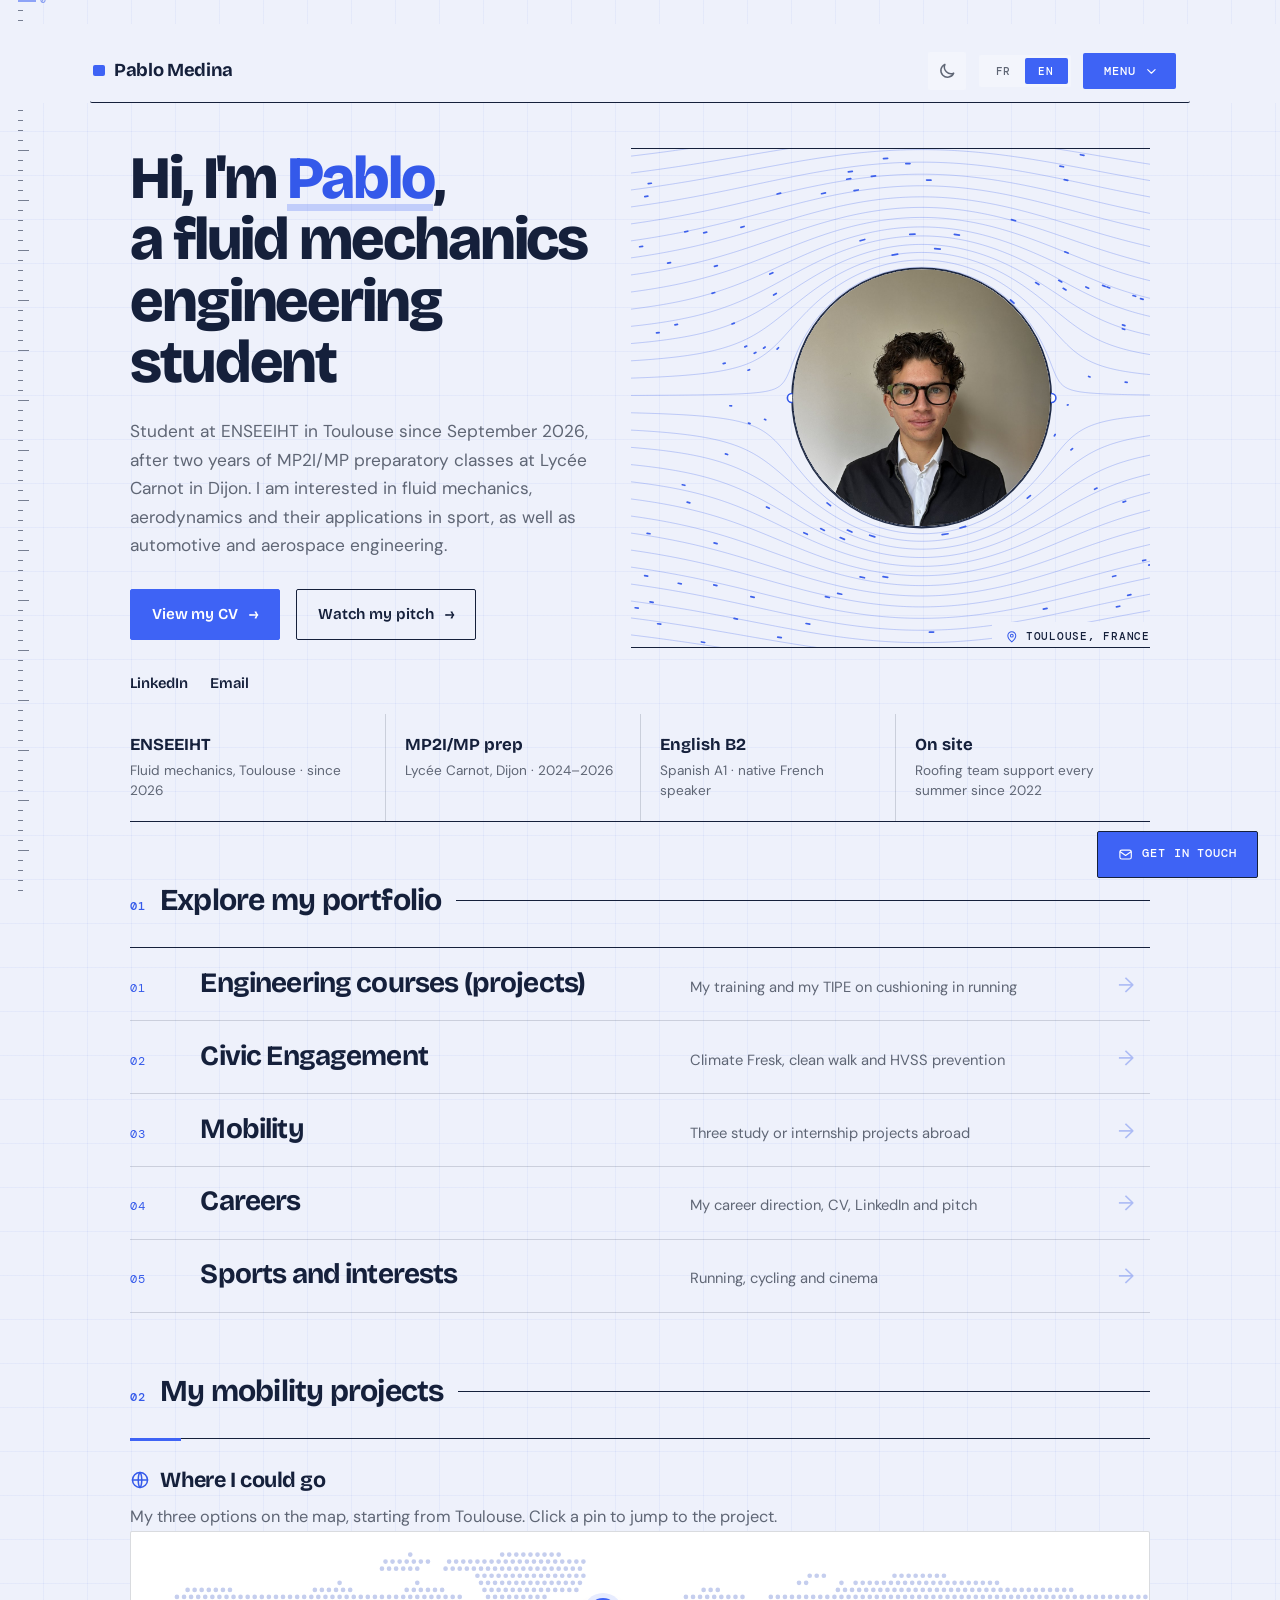
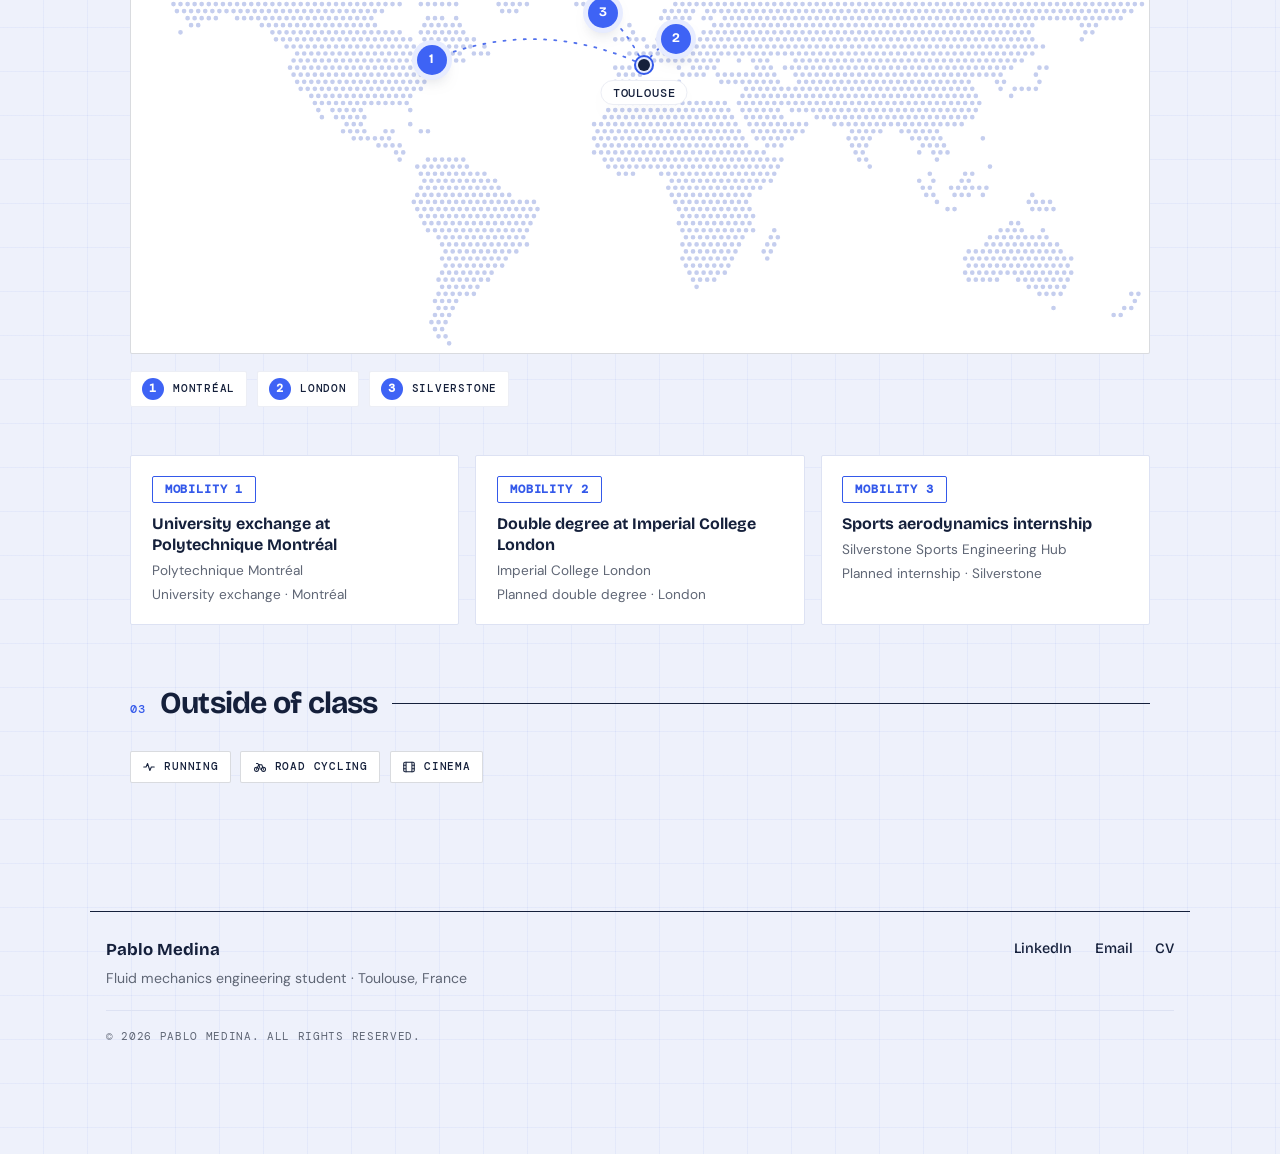
<file: index.html>
<!DOCTYPE html>
<html lang="fr">
<head>
<meta charset="UTF-8">
<meta name="viewport" content="width=device-width, initial-scale=1.0">
<script>try{if(localStorage.getItem('portfolio-theme')==='dark')document.documentElement.setAttribute('data-theme','dark')}catch(e){}
try{if(localStorage.getItem('portfolio-lang-v2')!=='fr'){document.documentElement.className+=' i18n-wait';setTimeout(function(){document.documentElement.className=document.documentElement.className.replace(' i18n-wait','')},1500)}}catch(e){}</script>
<style>.i18n-wait body{visibility:hidden}</style>
<title data-i18n="title_index">Pablo Medina — E-portfolio</title>
<meta name="description" content="E-portfolio of Pablo Medina, fluid mechanics engineering student at ENSEEIHT: training and TIPE project, international mobility, career direction and sport.">
<meta property="og:type" content="website">
<meta property="og:site_name" content="Pablo Medina">
<meta property="og:title" content="Pablo Medina — E-portfolio">
<meta property="og:description" content="Fluid mechanics engineering student at ENSEEIHT. Training and TIPE project, international mobility, career direction and sport.">
<meta property="og:url" content="https://pablomdn.github.io/eportfolio-n7/">
<meta property="og:image" content="https://pablomdn.github.io/eportfolio-n7/og-image.png">
<meta property="og:image:width" content="1200">
<meta property="og:image:height" content="630">
<meta property="og:locale" content="en_US">
<meta property="og:locale:alternate" content="fr_FR">
<meta name="twitter:card" content="summary_large_image">
<meta name="theme-color" content="#3E63F5">
<link rel="preconnect" href="https://fonts.googleapis.com">
<link rel="preconnect" href="https://fonts.gstatic.com" crossorigin>
<link href="https://fonts.googleapis.com/css2?family=Bricolage+Grotesque:opsz,wght@12..96,500;12..96,600;12..96,700;12..96,800&family=DM+Sans:wght@400;500;600&family=DM+Mono:wght@400;500&display=swap" rel="stylesheet">
<link rel="stylesheet" href="style.css">
</head>
<body>

<header class="site-header">
  <div class="bar">
    <div class="logo"><a href="index.html">Pablo Medina</a></div>
    <div class="bar-right">
      <button type="button" class="theme-btn" aria-pressed="false"><svg class="i moon" viewBox="0 0 24 24" aria-hidden="true"><path d="M20 14.5A8 8 0 0 1 9.5 4a8 8 0 1 0 10.5 10.5z"/></svg><svg class="i sun" viewBox="0 0 24 24" aria-hidden="true"><circle cx="12" cy="12" r="4"/><path d="M12 2.5v2M12 19.5v2M4.6 4.6L6 6M18 18l1.4 1.4M2.5 12h2M19.5 12h2M4.6 19.4L6 18M18 6l1.4-1.4"/></svg><span class="sr-only" data-i18n="theme_label">Mode sombre</span></button>
      <div class="lang-switch" role="group" aria-label="Langue / Language"><button type="button" data-lang="fr" class="active" aria-pressed="true">FR</button><button type="button" data-lang="en" aria-pressed="false">EN</button></div>
      <button type="button" class="menu-btn" aria-expanded="false" aria-controls="menu-panel"><span data-i18n="menu_label">Menu</span><svg class="i" viewBox="0 0 24 24" aria-hidden="true"><path d="M6 9l6 6 6-6"/></svg></button>
    </div>
  </div>
  <nav id="menu-panel" class="menu-panel" hidden aria-label="Navigation">
    <ul class="menu-grid">
      <li><a class="menu-item" href="index.html" aria-current="page"><span class="ico"><svg class="i" viewBox="0 0 24 24" aria-hidden="true"><path d="M3 11l9-8 9 8"/><path d="M5 10v10h14V10"/><path d="M10 20v-6h4v6"/></svg></span><span class="txt"><strong data-i18n="nav_home">Accueil</strong><span class="d" data-i18n="navd_home">Qui je suis, en un coup d'œil</span></span></a></li>
      <li><a class="menu-item" href="cours.html"><span class="ico"><svg class="i" viewBox="0 0 24 24" aria-hidden="true"><path d="M2 9l10-5 10 5-10 5z"/><path d="M6 11.5V16c0 1.5 3 3 6 3s6-1.5 6-3v-4.5"/></svg></span><span class="txt"><strong data-i18n="nav_courses">Cours d'ingénieur (projets)</strong><span class="d" data-i18n="navd_courses">Ma formation et mon TIPE sur l'amorti en course à pied</span></span></a></li>
      <li><a class="menu-item" href="civique.html"><span class="ico"><svg class="i" viewBox="0 0 24 24" aria-hidden="true"><path d="M12 20s-7-4.4-7-10a4 4 0 0 1 7-2.6A4 4 0 0 1 19 10c0 5.6-7 10-7 10z"/></svg></span><span class="txt"><strong data-i18n="nav_civic">Engagement citoyen</strong><span class="d" data-i18n="navd_civic">Fresque du Climat, clean walk et prévention HVSS</span></span></a></li>
      <li><a class="menu-item" href="mobilite.html"><span class="ico"><svg class="i" viewBox="0 0 24 24" aria-hidden="true"><circle cx="12" cy="12" r="9"/><path d="M3 12h18"/><path d="M12 3c2.8 3 2.8 15 0 18M12 3c-2.8 3-2.8 15 0 18"/></svg></span><span class="txt"><strong data-i18n="nav_mobility">Mobilité internationale</strong><span class="d" data-i18n="navd_mobility">Trois projets d'études ou de stage à l'étranger</span></span></a></li>
      <li><a class="menu-item" href="careers.html"><span class="ico"><svg class="i" viewBox="0 0 24 24" aria-hidden="true"><rect x="3" y="7" width="18" height="13" rx="2"/><path d="M9 7V5a2 2 0 0 1 2-2h2a2 2 0 0 1 2 2v2M3 13h18"/></svg></span><span class="txt"><strong data-i18n="nav_careers">Carrière</strong><span class="d" data-i18n="navd_careers">Mon projet professionnel, CV, LinkedIn et pitch</span></span></a></li>
      <li><a class="menu-item" href="sport.html"><span class="ico"><svg class="i" viewBox="0 0 24 24" aria-hidden="true"><path d="M3 12h4l2.5-6 4 12 2.5-6H21"/></svg></span><span class="txt"><strong data-i18n="nav_sport">Sport et centres d'intérêt</strong><span class="d" data-i18n="navd_sport">La course à pied, le vélo et le cinéma</span></span></a></li>
    </ul>
  </nav>
</header>

<main class="page-card pg-index">
  <div class="content">
    <div class="hero-zone">
      <div class="hero">
        <div class="hero-text">
          <h1 data-i18n="hero_h1">Bonjour, je suis <span class="accent">Pablo</span>,<br>étudiant en ingénierie<br>de mécanique des fluides</h1>
          <p class="dek" data-i18n="hero_dek">Étudiant à l'ENSEEIHT de Toulouse depuis septembre 2026, après deux années de classe préparatoire MP2I/MP au lycée Carnot de Dijon. Je m'intéresse à la mécanique des fluides, à l'aérodynamique et à leurs applications dans le sport, sans oublier l'automobile et l'aéronautique.</p>
          <div class="actions">
            <a class="btn primary" href="cv.html" data-i18n="hero_btn_cv">Voir mon CV</a>
            <a class="btn ghost" href="pitch.html" data-i18n="hero_btn_pitch">Regarder mon pitch</a>
          </div>
          <div class="social-row">
            <a href="https://www.linkedin.com/in/pablo-medina-555391437" target="_blank" rel="noopener">LinkedIn</a>
            <a href="mailto:pablo.medina.perso@gmail.com" data-i18n="email_label">Email</a>
          </div>
        </div>

        <figure class="flowfig hero-fig" data-flow="cyl" data-hero="1">
          <div class="photo-block">
            <div class="frame">
              <div class="placeholder" data-i18n="photo_ph">Ta photo ici<br>(remplace ce bloc par ta-photo.jpg)</div>
              <img class="me" src="ta-photo.jpg" alt="Pablo Medina" onerror="this.remove()">
            </div>
          </div>
          <div class="photo-tag"><svg class="i" viewBox="0 0 24 24" aria-hidden="true"><path d="M12 21s7-6.2 7-11a7 7 0 0 0-14 0c0 4.8 7 11 7 11z"/><circle cx="12" cy="10" r="2.5"/></svg><span data-i18n="photo_tag">Toulouse, France</span></div>
          
        </figure>
      </div>

      <div class="facts">
        <div class="fact"><span class="ico"><svg class="i" viewBox="0 0 24 24" aria-hidden="true"><path d="M2 9l10-5 10 5-10 5z"/><path d="M6 11.5V16c0 1.5 3 3 6 3s6-1.5 6-3v-4.5"/></svg></span><strong data-i18n="fact1_t">ENSEEIHT</strong><span class="d" data-i18n="fact1_d">Mécanique des fluides, Toulouse · depuis 2026</span></div>
        <div class="fact"><span class="ico"><svg class="i" viewBox="0 0 24 24" aria-hidden="true"><path d="M4 5a2 2 0 0 1 2-2h13v16H6a2 2 0 0 0-2 2z"/><path d="M4 19V5"/></svg></span><strong data-i18n="fact2_t">Prépa MP2I/MP</strong><span class="d" data-i18n="fact2_d">Lycée Carnot, Dijon · 2024–2026</span></div>
        <div class="fact"><span class="ico"><svg class="i" viewBox="0 0 24 24" aria-hidden="true"><path d="M4 5h16v11H9l-5 4z"/></svg></span><strong data-i18n="fact3_t">Anglais B2</strong><span class="d" data-i18n="fact3_d">Espagnol A1 · français langue maternelle</span></div>
        <div class="fact"><span class="ico"><svg class="i" viewBox="0 0 24 24" aria-hidden="true"><path d="M14.5 6.5a4 4 0 0 0-5 5L4 17l3 3 5.5-5.5a4 4 0 0 0 5-5L15 12l-3-3z"/></svg></span><strong data-i18n="fact4_t">Sur chantier</strong><span class="d" data-i18n="fact4_d">Renfort en couverture chaque été depuis 2022</span></div>
      </div>
    </div>

    <h2 class="section-title" data-i18n="tiles_h">Explorer mon portfolio</h2>
    <div class="tiles">
      <a class="tile" href="cours.html"><span class="num">01</span><span class="ico"><svg class="i" viewBox="0 0 24 24" aria-hidden="true"><path d="M2 9l10-5 10 5-10 5z"/><path d="M6 11.5V16c0 1.5 3 3 6 3s6-1.5 6-3v-4.5"/></svg></span><span class="tt"><strong data-i18n="nav_courses">Cours d'ingénieur (projets)</strong><span class="d" data-i18n="navd_courses">Ma formation et mon TIPE sur l'amorti en course à pied</span></span><span class="go" aria-hidden="true">→</span></a>
      <a class="tile" href="civique.html"><span class="num">02</span><span class="ico"><svg class="i" viewBox="0 0 24 24" aria-hidden="true"><path d="M12 20s-7-4.4-7-10a4 4 0 0 1 7-2.6A4 4 0 0 1 19 10c0 5.6-7 10-7 10z"/></svg></span><span class="tt"><strong data-i18n="nav_civic">Engagement citoyen</strong><span class="d" data-i18n="navd_civic">Fresque du Climat, clean walk et prévention HVSS</span></span><span class="go" aria-hidden="true">→</span></a>
      <a class="tile" href="mobilite.html"><span class="num">03</span><span class="ico"><svg class="i" viewBox="0 0 24 24" aria-hidden="true"><circle cx="12" cy="12" r="9"/><path d="M3 12h18"/><path d="M12 3c2.8 3 2.8 15 0 18M12 3c-2.8 3-2.8 15 0 18"/></svg></span><span class="tt"><strong data-i18n="nav_mobility">Mobilité internationale</strong><span class="d" data-i18n="navd_mobility">Trois projets d'études ou de stage à l'étranger</span></span><span class="go" aria-hidden="true">→</span></a>
      <a class="tile half" href="careers.html"><span class="num">04</span><span class="ico"><svg class="i" viewBox="0 0 24 24" aria-hidden="true"><rect x="3" y="7" width="18" height="13" rx="2"/><path d="M9 7V5a2 2 0 0 1 2-2h2a2 2 0 0 1 2 2v2M3 13h18"/></svg></span><span class="tt"><strong data-i18n="nav_careers">Carrière</strong><span class="d" data-i18n="navd_careers">Mon projet professionnel, CV, LinkedIn et pitch</span></span><span class="go" aria-hidden="true">→</span></a>
      <a class="tile half" href="sport.html"><span class="num">05</span><span class="ico"><svg class="i" viewBox="0 0 24 24" aria-hidden="true"><path d="M3 12h4l2.5-6 4 12 2.5-6H21"/></svg></span><span class="tt"><strong data-i18n="nav_sport">Sport et centres d'intérêt</strong><span class="d" data-i18n="navd_sport">La course à pied, le vélo et le cinéma</span></span><span class="go" aria-hidden="true">→</span></a>
    </div>

    <h2 class="section-title" data-i18n="mobh_h">Mes projets de mobilité</h2>
    <div class="record map-card">
      <h2><span class="ico"><svg class="i" viewBox="0 0 24 24" aria-hidden="true"><circle cx="12" cy="12" r="9"/><path d="M3 12h18"/><path d="M12 3c2.8 3 2.8 15 0 18M12 3c-2.8 3-2.8 15 0 18"/></svg></span><span data-i18n="map_h">Où je pourrais aller</span></h2>
      <p style="margin:0.4rem 0 0;" data-i18n="map_hint">Mes trois pistes sur la carte, au départ de Toulouse. Un clic sur une épingle mène au projet.</p>
      <div class="map-view"><div class="worldmap" data-top="84" data-bottom="-58">
        <svg class="land" viewBox="0 0 1000 394.4" preserveAspectRatio="xMidYMid meet" aria-hidden="true"><path d="M274.3 3.5h0M364.6 3.5h0M371.5 3.5h0M378.5 3.5h0M385.4 3.5h0M392.4 3.5h0M399.3 3.5h0M406.2 3.5h0M413.2 3.5h0M420.1 3.5h0M250.0 10.4h0M256.9 10.4h0M263.9 10.4h0M270.8 10.4h0M277.8 10.4h0M284.7 10.4h0M291.7 10.4h0M312.5 10.4h0M319.4 10.4h0M326.4 10.4h0M333.3 10.4h0M340.3 10.4h0M347.2 10.4h0M354.2 10.4h0M361.1 10.4h0M368.1 10.4h0M375.0 10.4h0M381.9 10.4h0M388.9 10.4h0M395.8 10.4h0M402.8 10.4h0M409.7 10.4h0M416.7 10.4h0M423.6 10.4h0M430.6 10.4h0M437.5 10.4h0M444.4 10.4h0M246.5 17.4h0M253.5 17.4h0M260.4 17.4h0M267.4 17.4h0M274.3 17.4h0M281.2 17.4h0M309.0 17.4h0M316.0 17.4h0M322.9 17.4h0M329.9 17.4h0M336.8 17.4h0M343.8 17.4h0M350.7 17.4h0M357.6 17.4h0M364.6 17.4h0M371.5 17.4h0M378.5 17.4h0M385.4 17.4h0M392.4 17.4h0M399.3 17.4h0M406.2 17.4h0M413.2 17.4h0M420.1 17.4h0M427.1 17.4h0M434.0 17.4h0M441.0 17.4h0M340.3 24.3h0M347.2 24.3h0M354.2 24.3h0M361.1 24.3h0M368.1 24.3h0M375.0 24.3h0M381.9 24.3h0M388.9 24.3h0M395.8 24.3h0M402.8 24.3h0M409.7 24.3h0M416.7 24.3h0M423.6 24.3h0M430.6 24.3h0M437.5 24.3h0M444.4 24.3h0M666.7 24.3h0M673.6 24.3h0M680.6 24.3h0M750.0 24.3h0M756.9 24.3h0M763.9 24.3h0M770.8 24.3h0M777.8 24.3h0M784.7 24.3h0M791.7 24.3h0M798.6 24.3h0M204.9 31.3h0M281.2 31.3h0M343.8 31.3h0M350.7 31.3h0M357.6 31.3h0M364.6 31.3h0M371.5 31.3h0M378.5 31.3h0M385.4 31.3h0M392.4 31.3h0M399.3 31.3h0M406.2 31.3h0M413.2 31.3h0M420.1 31.3h0M427.1 31.3h0M434.0 31.3h0M441.0 31.3h0M656.2 31.3h0M663.2 31.3h0M697.9 31.3h0M711.8 31.3h0M718.8 31.3h0M725.7 31.3h0M732.6 31.3h0M739.6 31.3h0M746.5 31.3h0M753.5 31.3h0M760.4 31.3h0M767.4 31.3h0M774.3 31.3h0M781.2 31.3h0M788.2 31.3h0M795.1 31.3h0M802.1 31.3h0M809.0 31.3h0M816.0 31.3h0M822.9 31.3h0M829.9 31.3h0M836.8 31.3h0M843.8 31.3h0M850.7 31.3h0M55.6 38.2h0M62.5 38.2h0M69.4 38.2h0M76.4 38.2h0M83.3 38.2h0M90.3 38.2h0M97.2 38.2h0M180.6 38.2h0M187.5 38.2h0M194.4 38.2h0M201.4 38.2h0M208.3 38.2h0M215.3 38.2h0M270.8 38.2h0M277.8 38.2h0M284.7 38.2h0M291.7 38.2h0M298.6 38.2h0M305.6 38.2h0M347.2 38.2h0M354.2 38.2h0M361.1 38.2h0M368.1 38.2h0M375.0 38.2h0M381.9 38.2h0M388.9 38.2h0M395.8 38.2h0M402.8 38.2h0M409.7 38.2h0M416.7 38.2h0M423.6 38.2h0M430.6 38.2h0M437.5 38.2h0M562.5 38.2h0M569.4 38.2h0M576.4 38.2h0M694.4 38.2h0M701.4 38.2h0M708.3 38.2h0M715.3 38.2h0M722.2 38.2h0M729.2 38.2h0M736.1 38.2h0M743.1 38.2h0M750.0 38.2h0M756.9 38.2h0M763.9 38.2h0M770.8 38.2h0M777.8 38.2h0M784.7 38.2h0M791.7 38.2h0M798.6 38.2h0M805.6 38.2h0M812.5 38.2h0M819.4 38.2h0M826.4 38.2h0M833.3 38.2h0M840.3 38.2h0M847.2 38.2h0M854.2 38.2h0M861.1 38.2h0M868.1 38.2h0M875.0 38.2h0M881.9 38.2h0M888.9 38.2h0M895.8 38.2h0M902.8 38.2h0M909.7 38.2h0M916.7 38.2h0M923.6 38.2h0M45.1 45.1h0M52.1 45.1h0M59.0 45.1h0M66.0 45.1h0M72.9 45.1h0M79.9 45.1h0M86.8 45.1h0M93.8 45.1h0M100.7 45.1h0M107.6 45.1h0M114.6 45.1h0M121.5 45.1h0M128.5 45.1h0M135.4 45.1h0M142.4 45.1h0M149.3 45.1h0M156.2 45.1h0M163.2 45.1h0M170.1 45.1h0M177.1 45.1h0M184.0 45.1h0M191.0 45.1h0M197.9 45.1h0M204.9 45.1h0M211.8 45.1h0M218.8 45.1h0M225.7 45.1h0M232.6 45.1h0M239.6 45.1h0M246.5 45.1h0M253.5 45.1h0M260.4 45.1h0M267.4 45.1h0M274.3 45.1h0M281.2 45.1h0M288.2 45.1h0M295.1 45.1h0M302.1 45.1h0M309.0 45.1h0M316.0 45.1h0M322.9 45.1h0M350.7 45.1h0M357.6 45.1h0M364.6 45.1h0M371.5 45.1h0M378.5 45.1h0M385.4 45.1h0M392.4 45.1h0M399.3 45.1h0M406.2 45.1h0M545.1 45.1h0M552.1 45.1h0M559.0 45.1h0M566.0 45.1h0M572.9 45.1h0M579.9 45.1h0M586.8 45.1h0M593.8 45.1h0M600.7 45.1h0M628.5 45.1h0M635.4 45.1h0M642.4 45.1h0M649.3 45.1h0M656.2 45.1h0M663.2 45.1h0M670.1 45.1h0M677.1 45.1h0M684.0 45.1h0M691.0 45.1h0M697.9 45.1h0M704.9 45.1h0M711.8 45.1h0M718.8 45.1h0M725.7 45.1h0M732.6 45.1h0M739.6 45.1h0M746.5 45.1h0M753.5 45.1h0M760.4 45.1h0M767.4 45.1h0M774.3 45.1h0M781.2 45.1h0M788.2 45.1h0M795.1 45.1h0M802.1 45.1h0M809.0 45.1h0M816.0 45.1h0M822.9 45.1h0M829.9 45.1h0M836.8 45.1h0M843.8 45.1h0M850.7 45.1h0M857.6 45.1h0M864.6 45.1h0M871.5 45.1h0M878.5 45.1h0M885.4 45.1h0M892.4 45.1h0M899.3 45.1h0M906.2 45.1h0M913.2 45.1h0M920.1 45.1h0M927.1 45.1h0M934.0 45.1h0M941.0 45.1h0M947.9 45.1h0M954.9 45.1h0M961.8 45.1h0M968.8 45.1h0M975.7 45.1h0M982.6 45.1h0M989.6 45.1h0M996.5 45.1h0M41.7 52.1h0M48.6 52.1h0M55.6 52.1h0M62.5 52.1h0M69.4 52.1h0M76.4 52.1h0M83.3 52.1h0M90.3 52.1h0M97.2 52.1h0M104.2 52.1h0M111.1 52.1h0M118.1 52.1h0M125.0 52.1h0M131.9 52.1h0M138.9 52.1h0M145.8 52.1h0M152.8 52.1h0M159.7 52.1h0M166.7 52.1h0M173.6 52.1h0M180.6 52.1h0M187.5 52.1h0M194.4 52.1h0M201.4 52.1h0M208.3 52.1h0M215.3 52.1h0M222.2 52.1h0M229.2 52.1h0M236.1 52.1h0M243.1 52.1h0M250.0 52.1h0M256.9 52.1h0M263.9 52.1h0M284.7 52.1h0M291.7 52.1h0M298.6 52.1h0M305.6 52.1h0M312.5 52.1h0M319.4 52.1h0M361.1 52.1h0M368.1 52.1h0M375.0 52.1h0M381.9 52.1h0M388.9 52.1h0M437.5 52.1h0M444.4 52.1h0M451.4 52.1h0M458.3 52.1h0M534.7 52.1h0M541.7 52.1h0M548.6 52.1h0M555.6 52.1h0M562.5 52.1h0M569.4 52.1h0M576.4 52.1h0M583.3 52.1h0M590.3 52.1h0M597.2 52.1h0M604.2 52.1h0M611.1 52.1h0M618.1 52.1h0M625.0 52.1h0M631.9 52.1h0M638.9 52.1h0M645.8 52.1h0M652.8 52.1h0M659.7 52.1h0M666.7 52.1h0M673.6 52.1h0M680.6 52.1h0M687.5 52.1h0M694.4 52.1h0M701.4 52.1h0M708.3 52.1h0M715.3 52.1h0M722.2 52.1h0M729.2 52.1h0M736.1 52.1h0M743.1 52.1h0M750.0 52.1h0M756.9 52.1h0M763.9 52.1h0M770.8 52.1h0M777.8 52.1h0M784.7 52.1h0M791.7 52.1h0M798.6 52.1h0M805.6 52.1h0M812.5 52.1h0M819.4 52.1h0M826.4 52.1h0M833.3 52.1h0M840.3 52.1h0M847.2 52.1h0M854.2 52.1h0M861.1 52.1h0M868.1 52.1h0M875.0 52.1h0M881.9 52.1h0M888.9 52.1h0M895.8 52.1h0M902.8 52.1h0M909.7 52.1h0M916.7 52.1h0M923.6 52.1h0M930.6 52.1h0M937.5 52.1h0M944.4 52.1h0M951.4 52.1h0M958.3 52.1h0M965.3 52.1h0M972.2 52.1h0M979.2 52.1h0M986.1 52.1h0M993.1 52.1h0M45.1 59.0h0M52.1 59.0h0M59.0 59.0h0M66.0 59.0h0M72.9 59.0h0M79.9 59.0h0M86.8 59.0h0M93.8 59.0h0M100.7 59.0h0M107.6 59.0h0M114.6 59.0h0M121.5 59.0h0M128.5 59.0h0M135.4 59.0h0M142.4 59.0h0M149.3 59.0h0M156.2 59.0h0M163.2 59.0h0M170.1 59.0h0M177.1 59.0h0M184.0 59.0h0M191.0 59.0h0M197.9 59.0h0M204.9 59.0h0M211.8 59.0h0M218.8 59.0h0M225.7 59.0h0M232.6 59.0h0M239.6 59.0h0M246.5 59.0h0M364.6 59.0h0M371.5 59.0h0M378.5 59.0h0M524.3 59.0h0M531.2 59.0h0M538.2 59.0h0M545.1 59.0h0M552.1 59.0h0M566.0 59.0h0M572.9 59.0h0M579.9 59.0h0M586.8 59.0h0M593.8 59.0h0M600.7 59.0h0M607.6 59.0h0M614.6 59.0h0M621.5 59.0h0M628.5 59.0h0M635.4 59.0h0M642.4 59.0h0M649.3 59.0h0M656.2 59.0h0M663.2 59.0h0M670.1 59.0h0M677.1 59.0h0M684.0 59.0h0M691.0 59.0h0M697.9 59.0h0M704.9 59.0h0M711.8 59.0h0M718.8 59.0h0M725.7 59.0h0M732.6 59.0h0M739.6 59.0h0M746.5 59.0h0M753.5 59.0h0M760.4 59.0h0M767.4 59.0h0M774.3 59.0h0M781.2 59.0h0M788.2 59.0h0M795.1 59.0h0M802.1 59.0h0M809.0 59.0h0M816.0 59.0h0M822.9 59.0h0M829.9 59.0h0M836.8 59.0h0M843.8 59.0h0M850.7 59.0h0M857.6 59.0h0M864.6 59.0h0M871.5 59.0h0M878.5 59.0h0M885.4 59.0h0M892.4 59.0h0M899.3 59.0h0M906.2 59.0h0M913.2 59.0h0M920.1 59.0h0M927.1 59.0h0M934.0 59.0h0M941.0 59.0h0M947.9 59.0h0M954.9 59.0h0M961.8 59.0h0M968.8 59.0h0M975.7 59.0h0M982.6 59.0h0M55.6 66.0h0M62.5 66.0h0M69.4 66.0h0M76.4 66.0h0M83.3 66.0h0M104.2 66.0h0M111.1 66.0h0M118.1 66.0h0M125.0 66.0h0M131.9 66.0h0M138.9 66.0h0M145.8 66.0h0M152.8 66.0h0M159.7 66.0h0M166.7 66.0h0M173.6 66.0h0M180.6 66.0h0M187.5 66.0h0M194.4 66.0h0M201.4 66.0h0M208.3 66.0h0M215.3 66.0h0M222.2 66.0h0M229.2 66.0h0M236.1 66.0h0M291.7 66.0h0M298.6 66.0h0M305.6 66.0h0M319.4 66.0h0M520.8 66.0h0M527.8 66.0h0M534.7 66.0h0M541.7 66.0h0M548.6 66.0h0M562.5 66.0h0M569.4 66.0h0M583.3 66.0h0M590.3 66.0h0M597.2 66.0h0M604.2 66.0h0M611.1 66.0h0M618.1 66.0h0M625.0 66.0h0M631.9 66.0h0M638.9 66.0h0M645.8 66.0h0M652.8 66.0h0M659.7 66.0h0M666.7 66.0h0M673.6 66.0h0M680.6 66.0h0M687.5 66.0h0M694.4 66.0h0M701.4 66.0h0M708.3 66.0h0M715.3 66.0h0M722.2 66.0h0M729.2 66.0h0M736.1 66.0h0M743.1 66.0h0M750.0 66.0h0M756.9 66.0h0M763.9 66.0h0M770.8 66.0h0M777.8 66.0h0M784.7 66.0h0M791.7 66.0h0M798.6 66.0h0M805.6 66.0h0M812.5 66.0h0M819.4 66.0h0M826.4 66.0h0M833.3 66.0h0M840.3 66.0h0M847.2 66.0h0M854.2 66.0h0M861.1 66.0h0M868.1 66.0h0M875.0 66.0h0M881.9 66.0h0M888.9 66.0h0M895.8 66.0h0M902.8 66.0h0M909.7 66.0h0M916.7 66.0h0M923.6 66.0h0M930.6 66.0h0M937.5 66.0h0M944.4 66.0h0M951.4 66.0h0M958.3 66.0h0M965.3 66.0h0M972.2 66.0h0M59.0 72.9h0M66.0 72.9h0M128.5 72.9h0M135.4 72.9h0M142.4 72.9h0M149.3 72.9h0M156.2 72.9h0M163.2 72.9h0M170.1 72.9h0M177.1 72.9h0M184.0 72.9h0M191.0 72.9h0M197.9 72.9h0M204.9 72.9h0M211.8 72.9h0M218.8 72.9h0M225.7 72.9h0M232.6 72.9h0M239.6 72.9h0M288.2 72.9h0M295.1 72.9h0M302.1 72.9h0M309.0 72.9h0M316.0 72.9h0M322.9 72.9h0M489.6 72.9h0M538.2 72.9h0M545.1 72.9h0M572.9 72.9h0M579.9 72.9h0M586.8 72.9h0M593.8 72.9h0M600.7 72.9h0M607.6 72.9h0M614.6 72.9h0M621.5 72.9h0M628.5 72.9h0M635.4 72.9h0M642.4 72.9h0M649.3 72.9h0M656.2 72.9h0M663.2 72.9h0M670.1 72.9h0M677.1 72.9h0M684.0 72.9h0M691.0 72.9h0M697.9 72.9h0M704.9 72.9h0M711.8 72.9h0M718.8 72.9h0M725.7 72.9h0M732.6 72.9h0M739.6 72.9h0M746.5 72.9h0M753.5 72.9h0M760.4 72.9h0M767.4 72.9h0M774.3 72.9h0M781.2 72.9h0M788.2 72.9h0M795.1 72.9h0M802.1 72.9h0M809.0 72.9h0M816.0 72.9h0M822.9 72.9h0M829.9 72.9h0M836.8 72.9h0M843.8 72.9h0M850.7 72.9h0M857.6 72.9h0M864.6 72.9h0M871.5 72.9h0M878.5 72.9h0M885.4 72.9h0M934.0 72.9h0M941.0 72.9h0M947.9 72.9h0M48.6 79.9h0M138.9 79.9h0M145.8 79.9h0M152.8 79.9h0M159.7 79.9h0M166.7 79.9h0M173.6 79.9h0M180.6 79.9h0M187.5 79.9h0M194.4 79.9h0M201.4 79.9h0M208.3 79.9h0M215.3 79.9h0M222.2 79.9h0M229.2 79.9h0M236.1 79.9h0M243.1 79.9h0M250.0 79.9h0M256.9 79.9h0M263.9 79.9h0M284.7 79.9h0M291.7 79.9h0M298.6 79.9h0M305.6 79.9h0M312.5 79.9h0M319.4 79.9h0M326.4 79.9h0M493.1 79.9h0M527.8 79.9h0M562.5 79.9h0M569.4 79.9h0M576.4 79.9h0M583.3 79.9h0M590.3 79.9h0M597.2 79.9h0M604.2 79.9h0M611.1 79.9h0M618.1 79.9h0M625.0 79.9h0M631.9 79.9h0M638.9 79.9h0M645.8 79.9h0M652.8 79.9h0M659.7 79.9h0M666.7 79.9h0M673.6 79.9h0M680.6 79.9h0M687.5 79.9h0M694.4 79.9h0M701.4 79.9h0M708.3 79.9h0M715.3 79.9h0M722.2 79.9h0M729.2 79.9h0M736.1 79.9h0M743.1 79.9h0M750.0 79.9h0M756.9 79.9h0M763.9 79.9h0M770.8 79.9h0M777.8 79.9h0M784.7 79.9h0M791.7 79.9h0M798.6 79.9h0M805.6 79.9h0M812.5 79.9h0M819.4 79.9h0M826.4 79.9h0M833.3 79.9h0M840.3 79.9h0M847.2 79.9h0M854.2 79.9h0M861.1 79.9h0M868.1 79.9h0M875.0 79.9h0M881.9 79.9h0M937.5 79.9h0M944.4 79.9h0M142.4 86.8h0M149.3 86.8h0M156.2 86.8h0M163.2 86.8h0M170.1 86.8h0M177.1 86.8h0M184.0 86.8h0M191.0 86.8h0M197.9 86.8h0M204.9 86.8h0M211.8 86.8h0M218.8 86.8h0M225.7 86.8h0M232.6 86.8h0M239.6 86.8h0M246.5 86.8h0M253.5 86.8h0M260.4 86.8h0M267.4 86.8h0M274.3 86.8h0M288.2 86.8h0M295.1 86.8h0M302.1 86.8h0M309.0 86.8h0M316.0 86.8h0M322.9 86.8h0M329.9 86.8h0M336.8 86.8h0M475.7 86.8h0M482.6 86.8h0M489.6 86.8h0M496.5 86.8h0M503.5 86.8h0M517.4 86.8h0M524.3 86.8h0M531.2 86.8h0M538.2 86.8h0M545.1 86.8h0M552.1 86.8h0M559.0 86.8h0M566.0 86.8h0M572.9 86.8h0M579.9 86.8h0M586.8 86.8h0M593.8 86.8h0M600.7 86.8h0M607.6 86.8h0M614.6 86.8h0M621.5 86.8h0M628.5 86.8h0M635.4 86.8h0M642.4 86.8h0M649.3 86.8h0M656.2 86.8h0M663.2 86.8h0M670.1 86.8h0M677.1 86.8h0M684.0 86.8h0M691.0 86.8h0M697.9 86.8h0M704.9 86.8h0M711.8 86.8h0M718.8 86.8h0M725.7 86.8h0M732.6 86.8h0M739.6 86.8h0M746.5 86.8h0M753.5 86.8h0M760.4 86.8h0M767.4 86.8h0M774.3 86.8h0M781.2 86.8h0M788.2 86.8h0M795.1 86.8h0M802.1 86.8h0M809.0 86.8h0M816.0 86.8h0M822.9 86.8h0M829.9 86.8h0M836.8 86.8h0M843.8 86.8h0M850.7 86.8h0M857.6 86.8h0M864.6 86.8h0M871.5 86.8h0M878.5 86.8h0M885.4 86.8h0M934.0 86.8h0M152.8 93.8h0M159.7 93.8h0M166.7 93.8h0M173.6 93.8h0M180.6 93.8h0M187.5 93.8h0M194.4 93.8h0M201.4 93.8h0M208.3 93.8h0M215.3 93.8h0M222.2 93.8h0M229.2 93.8h0M236.1 93.8h0M243.1 93.8h0M250.0 93.8h0M256.9 93.8h0M263.9 93.8h0M270.8 93.8h0M277.8 93.8h0M284.7 93.8h0M291.7 93.8h0M298.6 93.8h0M305.6 93.8h0M312.5 93.8h0M319.4 93.8h0M326.4 93.8h0M333.3 93.8h0M347.2 93.8h0M506.9 93.8h0M513.9 93.8h0M520.8 93.8h0M527.8 93.8h0M534.7 93.8h0M541.7 93.8h0M548.6 93.8h0M555.6 93.8h0M562.5 93.8h0M569.4 93.8h0M576.4 93.8h0M583.3 93.8h0M590.3 93.8h0M597.2 93.8h0M604.2 93.8h0M611.1 93.8h0M618.1 93.8h0M625.0 93.8h0M631.9 93.8h0M638.9 93.8h0M645.8 93.8h0M652.8 93.8h0M659.7 93.8h0M666.7 93.8h0M673.6 93.8h0M680.6 93.8h0M687.5 93.8h0M694.4 93.8h0M701.4 93.8h0M708.3 93.8h0M715.3 93.8h0M722.2 93.8h0M729.2 93.8h0M736.1 93.8h0M743.1 93.8h0M750.0 93.8h0M756.9 93.8h0M763.9 93.8h0M770.8 93.8h0M777.8 93.8h0M784.7 93.8h0M791.7 93.8h0M798.6 93.8h0M805.6 93.8h0M812.5 93.8h0M819.4 93.8h0M826.4 93.8h0M833.3 93.8h0M840.3 93.8h0M847.2 93.8h0M854.2 93.8h0M861.1 93.8h0M868.1 93.8h0M875.0 93.8h0M881.9 93.8h0M888.9 93.8h0M895.8 93.8h0M163.2 100.7h0M170.1 100.7h0M177.1 100.7h0M184.0 100.7h0M191.0 100.7h0M197.9 100.7h0M204.9 100.7h0M211.8 100.7h0M218.8 100.7h0M225.7 100.7h0M232.6 100.7h0M239.6 100.7h0M246.5 100.7h0M253.5 100.7h0M260.4 100.7h0M267.4 100.7h0M274.3 100.7h0M281.2 100.7h0M288.2 100.7h0M295.1 100.7h0M302.1 100.7h0M309.0 100.7h0M316.0 100.7h0M322.9 100.7h0M336.8 100.7h0M343.8 100.7h0M350.7 100.7h0M489.6 100.7h0M496.5 100.7h0M503.5 100.7h0M510.4 100.7h0M517.4 100.7h0M524.3 100.7h0M531.2 100.7h0M538.2 100.7h0M545.1 100.7h0M552.1 100.7h0M559.0 100.7h0M566.0 100.7h0M572.9 100.7h0M579.9 100.7h0M586.8 100.7h0M593.8 100.7h0M600.7 100.7h0M607.6 100.7h0M614.6 100.7h0M621.5 100.7h0M628.5 100.7h0M635.4 100.7h0M642.4 100.7h0M649.3 100.7h0M656.2 100.7h0M663.2 100.7h0M670.1 100.7h0M677.1 100.7h0M684.0 100.7h0M691.0 100.7h0M697.9 100.7h0M704.9 100.7h0M711.8 100.7h0M718.8 100.7h0M725.7 100.7h0M732.6 100.7h0M739.6 100.7h0M746.5 100.7h0M753.5 100.7h0M760.4 100.7h0M767.4 100.7h0M774.3 100.7h0M781.2 100.7h0M788.2 100.7h0M795.1 100.7h0M802.1 100.7h0M809.0 100.7h0M816.0 100.7h0M822.9 100.7h0M829.9 100.7h0M836.8 100.7h0M843.8 100.7h0M850.7 100.7h0M857.6 100.7h0M864.6 100.7h0M871.5 100.7h0M878.5 100.7h0M885.4 100.7h0M159.7 107.6h0M166.7 107.6h0M173.6 107.6h0M180.6 107.6h0M187.5 107.6h0M194.4 107.6h0M201.4 107.6h0M208.3 107.6h0M215.3 107.6h0M222.2 107.6h0M229.2 107.6h0M236.1 107.6h0M243.1 107.6h0M250.0 107.6h0M256.9 107.6h0M263.9 107.6h0M270.8 107.6h0M277.8 107.6h0M284.7 107.6h0M291.7 107.6h0M298.6 107.6h0M305.6 107.6h0M312.5 107.6h0M319.4 107.6h0M326.4 107.6h0M500.0 107.6h0M506.9 107.6h0M513.9 107.6h0M520.8 107.6h0M527.8 107.6h0M534.7 107.6h0M541.7 107.6h0M548.6 107.6h0M555.6 107.6h0M562.5 107.6h0M569.4 107.6h0M576.4 107.6h0M597.2 107.6h0M611.1 107.6h0M618.1 107.6h0M625.0 107.6h0M652.8 107.6h0M659.7 107.6h0M666.7 107.6h0M673.6 107.6h0M680.6 107.6h0M687.5 107.6h0M694.4 107.6h0M701.4 107.6h0M708.3 107.6h0M715.3 107.6h0M722.2 107.6h0M729.2 107.6h0M736.1 107.6h0M743.1 107.6h0M750.0 107.6h0M756.9 107.6h0M763.9 107.6h0M770.8 107.6h0M777.8 107.6h0M784.7 107.6h0M791.7 107.6h0M798.6 107.6h0M805.6 107.6h0M812.5 107.6h0M819.4 107.6h0M826.4 107.6h0M833.3 107.6h0M840.3 107.6h0M847.2 107.6h0M854.2 107.6h0M861.1 107.6h0M868.1 107.6h0M875.0 107.6h0M156.2 114.6h0M163.2 114.6h0M170.1 114.6h0M177.1 114.6h0M184.0 114.6h0M191.0 114.6h0M197.9 114.6h0M204.9 114.6h0M211.8 114.6h0M218.8 114.6h0M225.7 114.6h0M232.6 114.6h0M239.6 114.6h0M246.5 114.6h0M253.5 114.6h0M260.4 114.6h0M267.4 114.6h0M274.3 114.6h0M281.2 114.6h0M288.2 114.6h0M295.1 114.6h0M302.1 114.6h0M309.0 114.6h0M475.7 114.6h0M482.6 114.6h0M489.6 114.6h0M496.5 114.6h0M503.5 114.6h0M538.2 114.6h0M552.1 114.6h0M559.0 114.6h0M566.0 114.6h0M572.9 114.6h0M614.6 114.6h0M621.5 114.6h0M628.5 114.6h0M642.4 114.6h0M649.3 114.6h0M656.2 114.6h0M663.2 114.6h0M670.1 114.6h0M677.1 114.6h0M684.0 114.6h0M691.0 114.6h0M697.9 114.6h0M704.9 114.6h0M711.8 114.6h0M718.8 114.6h0M725.7 114.6h0M732.6 114.6h0M739.6 114.6h0M746.5 114.6h0M753.5 114.6h0M760.4 114.6h0M767.4 114.6h0M774.3 114.6h0M781.2 114.6h0M788.2 114.6h0M795.1 114.6h0M802.1 114.6h0M809.0 114.6h0M816.0 114.6h0M822.9 114.6h0M829.9 114.6h0M836.8 114.6h0M843.8 114.6h0M850.7 114.6h0M857.6 114.6h0M864.6 114.6h0M892.4 114.6h0M899.3 114.6h0M159.7 121.5h0M166.7 121.5h0M173.6 121.5h0M180.6 121.5h0M187.5 121.5h0M194.4 121.5h0M201.4 121.5h0M208.3 121.5h0M215.3 121.5h0M222.2 121.5h0M229.2 121.5h0M236.1 121.5h0M243.1 121.5h0M250.0 121.5h0M256.9 121.5h0M263.9 121.5h0M270.8 121.5h0M277.8 121.5h0M284.7 121.5h0M291.7 121.5h0M479.2 121.5h0M486.1 121.5h0M493.1 121.5h0M500.0 121.5h0M541.7 121.5h0M548.6 121.5h0M555.6 121.5h0M562.5 121.5h0M576.4 121.5h0M583.3 121.5h0M590.3 121.5h0M597.2 121.5h0M604.2 121.5h0M611.1 121.5h0M618.1 121.5h0M625.0 121.5h0M631.9 121.5h0M652.8 121.5h0M659.7 121.5h0M666.7 121.5h0M673.6 121.5h0M680.6 121.5h0M687.5 121.5h0M694.4 121.5h0M701.4 121.5h0M708.3 121.5h0M715.3 121.5h0M722.2 121.5h0M729.2 121.5h0M736.1 121.5h0M743.1 121.5h0M750.0 121.5h0M756.9 121.5h0M763.9 121.5h0M770.8 121.5h0M777.8 121.5h0M784.7 121.5h0M791.7 121.5h0M798.6 121.5h0M805.6 121.5h0M812.5 121.5h0M819.4 121.5h0M826.4 121.5h0M833.3 121.5h0M840.3 121.5h0M847.2 121.5h0M854.2 121.5h0M888.9 121.5h0M163.2 128.5h0M170.1 128.5h0M177.1 128.5h0M184.0 128.5h0M191.0 128.5h0M197.9 128.5h0M204.9 128.5h0M211.8 128.5h0M218.8 128.5h0M225.7 128.5h0M232.6 128.5h0M239.6 128.5h0M246.5 128.5h0M253.5 128.5h0M260.4 128.5h0M267.4 128.5h0M274.3 128.5h0M281.2 128.5h0M288.2 128.5h0M475.7 128.5h0M482.6 128.5h0M489.6 128.5h0M496.5 128.5h0M538.2 128.5h0M579.9 128.5h0M586.8 128.5h0M593.8 128.5h0M600.7 128.5h0M607.6 128.5h0M614.6 128.5h0M621.5 128.5h0M628.5 128.5h0M635.4 128.5h0M656.2 128.5h0M663.2 128.5h0M670.1 128.5h0M677.1 128.5h0M684.0 128.5h0M691.0 128.5h0M697.9 128.5h0M704.9 128.5h0M711.8 128.5h0M718.8 128.5h0M725.7 128.5h0M732.6 128.5h0M739.6 128.5h0M746.5 128.5h0M753.5 128.5h0M760.4 128.5h0M767.4 128.5h0M774.3 128.5h0M781.2 128.5h0M788.2 128.5h0M795.1 128.5h0M802.1 128.5h0M809.0 128.5h0M816.0 128.5h0M822.9 128.5h0M850.7 128.5h0M857.6 128.5h0M892.4 128.5h0M166.7 135.4h0M173.6 135.4h0M180.6 135.4h0M187.5 135.4h0M194.4 135.4h0M201.4 135.4h0M208.3 135.4h0M215.3 135.4h0M222.2 135.4h0M229.2 135.4h0M236.1 135.4h0M243.1 135.4h0M250.0 135.4h0M256.9 135.4h0M263.9 135.4h0M270.8 135.4h0M277.8 135.4h0M284.7 135.4h0M486.1 135.4h0M493.1 135.4h0M500.0 135.4h0M506.9 135.4h0M513.9 135.4h0M520.8 135.4h0M527.8 135.4h0M604.2 135.4h0M611.1 135.4h0M618.1 135.4h0M625.0 135.4h0M631.9 135.4h0M638.9 135.4h0M645.8 135.4h0M652.8 135.4h0M659.7 135.4h0M666.7 135.4h0M673.6 135.4h0M680.6 135.4h0M687.5 135.4h0M694.4 135.4h0M701.4 135.4h0M708.3 135.4h0M715.3 135.4h0M722.2 135.4h0M729.2 135.4h0M736.1 135.4h0M743.1 135.4h0M750.0 135.4h0M756.9 135.4h0M763.9 135.4h0M770.8 135.4h0M777.8 135.4h0M784.7 135.4h0M791.7 135.4h0M798.6 135.4h0M805.6 135.4h0M812.5 135.4h0M819.4 135.4h0M826.4 135.4h0M854.2 135.4h0M868.1 135.4h0M875.0 135.4h0M881.9 135.4h0M888.9 135.4h0M177.1 142.4h0M184.0 142.4h0M191.0 142.4h0M197.9 142.4h0M204.9 142.4h0M211.8 142.4h0M218.8 142.4h0M225.7 142.4h0M232.6 142.4h0M239.6 142.4h0M246.5 142.4h0M253.5 142.4h0M260.4 142.4h0M267.4 142.4h0M274.3 142.4h0M482.6 142.4h0M489.6 142.4h0M496.5 142.4h0M503.5 142.4h0M510.4 142.4h0M517.4 142.4h0M524.3 142.4h0M531.2 142.4h0M600.7 142.4h0M607.6 142.4h0M614.6 142.4h0M621.5 142.4h0M628.5 142.4h0M635.4 142.4h0M642.4 142.4h0M649.3 142.4h0M656.2 142.4h0M663.2 142.4h0M670.1 142.4h0M677.1 142.4h0M684.0 142.4h0M691.0 142.4h0M697.9 142.4h0M704.9 142.4h0M711.8 142.4h0M718.8 142.4h0M725.7 142.4h0M732.6 142.4h0M739.6 142.4h0M746.5 142.4h0M753.5 142.4h0M760.4 142.4h0M767.4 142.4h0M774.3 142.4h0M781.2 142.4h0M788.2 142.4h0M795.1 142.4h0M802.1 142.4h0M809.0 142.4h0M816.0 142.4h0M822.9 142.4h0M829.9 142.4h0M864.6 142.4h0M180.6 149.3h0M187.5 149.3h0M194.4 149.3h0M201.4 149.3h0M208.3 149.3h0M215.3 149.3h0M222.2 149.3h0M229.2 149.3h0M236.1 149.3h0M243.1 149.3h0M250.0 149.3h0M256.9 149.3h0M263.9 149.3h0M270.8 149.3h0M479.2 149.3h0M486.1 149.3h0M493.1 149.3h0M500.0 149.3h0M506.9 149.3h0M513.9 149.3h0M520.8 149.3h0M527.8 149.3h0M534.7 149.3h0M541.7 149.3h0M548.6 149.3h0M555.6 149.3h0M562.5 149.3h0M569.4 149.3h0M576.4 149.3h0M583.3 149.3h0M597.2 149.3h0M604.2 149.3h0M611.1 149.3h0M618.1 149.3h0M625.0 149.3h0M631.9 149.3h0M638.9 149.3h0M645.8 149.3h0M652.8 149.3h0M659.7 149.3h0M666.7 149.3h0M673.6 149.3h0M680.6 149.3h0M687.5 149.3h0M694.4 149.3h0M701.4 149.3h0M708.3 149.3h0M715.3 149.3h0M722.2 149.3h0M729.2 149.3h0M736.1 149.3h0M743.1 149.3h0M750.0 149.3h0M756.9 149.3h0M763.9 149.3h0M770.8 149.3h0M777.8 149.3h0M784.7 149.3h0M791.7 149.3h0M798.6 149.3h0M805.6 149.3h0M812.5 149.3h0M819.4 149.3h0M826.4 149.3h0M833.3 149.3h0M184.0 156.3h0M197.9 156.3h0M204.9 156.3h0M211.8 156.3h0M218.8 156.3h0M225.7 156.3h0M274.3 156.3h0M468.8 156.3h0M475.7 156.3h0M482.6 156.3h0M489.6 156.3h0M496.5 156.3h0M503.5 156.3h0M510.4 156.3h0M517.4 156.3h0M524.3 156.3h0M531.2 156.3h0M538.2 156.3h0M545.1 156.3h0M552.1 156.3h0M559.0 156.3h0M566.0 156.3h0M572.9 156.3h0M579.9 156.3h0M586.8 156.3h0M600.7 156.3h0M607.6 156.3h0M614.6 156.3h0M621.5 156.3h0M628.5 156.3h0M635.4 156.3h0M649.3 156.3h0M656.2 156.3h0M663.2 156.3h0M670.1 156.3h0M677.1 156.3h0M684.0 156.3h0M691.0 156.3h0M697.9 156.3h0M704.9 156.3h0M711.8 156.3h0M718.8 156.3h0M725.7 156.3h0M732.6 156.3h0M739.6 156.3h0M746.5 156.3h0M753.5 156.3h0M760.4 156.3h0M767.4 156.3h0M774.3 156.3h0M781.2 156.3h0M788.2 156.3h0M795.1 156.3h0M802.1 156.3h0M809.0 156.3h0M816.0 156.3h0M822.9 156.3h0M829.9 156.3h0M187.5 163.2h0M201.4 163.2h0M208.3 163.2h0M215.3 163.2h0M222.2 163.2h0M229.2 163.2h0M465.3 163.2h0M472.2 163.2h0M479.2 163.2h0M486.1 163.2h0M493.1 163.2h0M500.0 163.2h0M506.9 163.2h0M513.9 163.2h0M520.8 163.2h0M527.8 163.2h0M534.7 163.2h0M541.7 163.2h0M548.6 163.2h0M555.6 163.2h0M562.5 163.2h0M569.4 163.2h0M576.4 163.2h0M583.3 163.2h0M590.3 163.2h0M604.2 163.2h0M611.1 163.2h0M618.1 163.2h0M625.0 163.2h0M631.9 163.2h0M638.9 163.2h0M673.6 163.2h0M680.6 163.2h0M687.5 163.2h0M694.4 163.2h0M701.4 163.2h0M708.3 163.2h0M715.3 163.2h0M722.2 163.2h0M729.2 163.2h0M736.1 163.2h0M743.1 163.2h0M750.0 163.2h0M756.9 163.2h0M763.9 163.2h0M770.8 163.2h0M777.8 163.2h0M784.7 163.2h0M791.7 163.2h0M798.6 163.2h0M805.6 163.2h0M812.5 163.2h0M819.4 163.2h0M826.4 163.2h0M211.8 170.1h0M218.8 170.1h0M225.7 170.1h0M274.3 170.1h0M454.9 170.1h0M461.8 170.1h0M468.8 170.1h0M475.7 170.1h0M482.6 170.1h0M489.6 170.1h0M496.5 170.1h0M503.5 170.1h0M510.4 170.1h0M517.4 170.1h0M524.3 170.1h0M531.2 170.1h0M538.2 170.1h0M545.1 170.1h0M552.1 170.1h0M559.0 170.1h0M566.0 170.1h0M572.9 170.1h0M579.9 170.1h0M586.8 170.1h0M593.8 170.1h0M607.6 170.1h0M614.6 170.1h0M621.5 170.1h0M628.5 170.1h0M635.4 170.1h0M642.4 170.1h0M649.3 170.1h0M656.2 170.1h0M663.2 170.1h0M691.0 170.1h0M697.9 170.1h0M704.9 170.1h0M711.8 170.1h0M718.8 170.1h0M725.7 170.1h0M732.6 170.1h0M739.6 170.1h0M746.5 170.1h0M753.5 170.1h0M760.4 170.1h0M767.4 170.1h0M774.3 170.1h0M781.2 170.1h0M788.2 170.1h0M795.1 170.1h0M802.1 170.1h0M809.0 170.1h0M816.0 170.1h0M208.3 177.1h0M215.3 177.1h0M222.2 177.1h0M229.2 177.1h0M250.0 177.1h0M256.9 177.1h0M284.7 177.1h0M291.7 177.1h0M458.3 177.1h0M465.3 177.1h0M472.2 177.1h0M479.2 177.1h0M486.1 177.1h0M493.1 177.1h0M500.0 177.1h0M506.9 177.1h0M513.9 177.1h0M520.8 177.1h0M527.8 177.1h0M534.7 177.1h0M541.7 177.1h0M548.6 177.1h0M555.6 177.1h0M562.5 177.1h0M569.4 177.1h0M576.4 177.1h0M583.3 177.1h0M590.3 177.1h0M597.2 177.1h0M611.1 177.1h0M618.1 177.1h0M625.0 177.1h0M631.9 177.1h0M638.9 177.1h0M645.8 177.1h0M652.8 177.1h0M659.7 177.1h0M708.3 177.1h0M715.3 177.1h0M722.2 177.1h0M729.2 177.1h0M736.1 177.1h0M756.9 177.1h0M763.9 177.1h0M770.8 177.1h0M777.8 177.1h0M784.7 177.1h0M791.7 177.1h0M218.8 184.0h0M225.7 184.0h0M232.6 184.0h0M239.6 184.0h0M246.5 184.0h0M253.5 184.0h0M454.9 184.0h0M461.8 184.0h0M468.8 184.0h0M475.7 184.0h0M482.6 184.0h0M489.6 184.0h0M496.5 184.0h0M503.5 184.0h0M510.4 184.0h0M517.4 184.0h0M524.3 184.0h0M531.2 184.0h0M538.2 184.0h0M545.1 184.0h0M552.1 184.0h0M559.0 184.0h0M566.0 184.0h0M572.9 184.0h0M579.9 184.0h0M586.8 184.0h0M593.8 184.0h0M600.7 184.0h0M614.6 184.0h0M621.5 184.0h0M628.5 184.0h0M635.4 184.0h0M642.4 184.0h0M649.3 184.0h0M704.9 184.0h0M711.8 184.0h0M718.8 184.0h0M725.7 184.0h0M767.4 184.0h0M774.3 184.0h0M781.2 184.0h0M788.2 184.0h0M795.1 184.0h0M836.8 184.0h0M243.1 191.0h0M250.0 191.0h0M256.9 191.0h0M263.9 191.0h0M458.3 191.0h0M465.3 191.0h0M472.2 191.0h0M479.2 191.0h0M486.1 191.0h0M493.1 191.0h0M500.0 191.0h0M506.9 191.0h0M513.9 191.0h0M520.8 191.0h0M527.8 191.0h0M534.7 191.0h0M541.7 191.0h0M548.6 191.0h0M555.6 191.0h0M562.5 191.0h0M569.4 191.0h0M576.4 191.0h0M583.3 191.0h0M590.3 191.0h0M597.2 191.0h0M604.2 191.0h0M625.0 191.0h0M631.9 191.0h0M638.9 191.0h0M708.3 191.0h0M715.3 191.0h0M722.2 191.0h0M777.8 191.0h0M784.7 191.0h0M791.7 191.0h0M798.6 191.0h0M260.4 197.9h0M267.4 197.9h0M454.9 197.9h0M461.8 197.9h0M468.8 197.9h0M475.7 197.9h0M482.6 197.9h0M489.6 197.9h0M496.5 197.9h0M503.5 197.9h0M510.4 197.9h0M517.4 197.9h0M524.3 197.9h0M531.2 197.9h0M538.2 197.9h0M545.1 197.9h0M552.1 197.9h0M559.0 197.9h0M566.0 197.9h0M572.9 197.9h0M579.9 197.9h0M586.8 197.9h0M593.8 197.9h0M600.7 197.9h0M607.6 197.9h0M614.6 197.9h0M621.5 197.9h0M711.8 197.9h0M718.8 197.9h0M774.3 197.9h0M788.2 197.9h0M795.1 197.9h0M802.1 197.9h0M263.9 204.9h0M291.7 204.9h0M298.6 204.9h0M305.6 204.9h0M312.5 204.9h0M319.4 204.9h0M326.4 204.9h0M465.3 204.9h0M472.2 204.9h0M479.2 204.9h0M486.1 204.9h0M493.1 204.9h0M500.0 204.9h0M506.9 204.9h0M513.9 204.9h0M520.8 204.9h0M527.8 204.9h0M534.7 204.9h0M541.7 204.9h0M548.6 204.9h0M555.6 204.9h0M562.5 204.9h0M569.4 204.9h0M576.4 204.9h0M583.3 204.9h0M590.3 204.9h0M597.2 204.9h0M604.2 204.9h0M611.1 204.9h0M618.1 204.9h0M625.0 204.9h0M631.9 204.9h0M638.9 204.9h0M715.3 204.9h0M722.2 204.9h0M791.7 204.9h0M281.2 211.8h0M288.2 211.8h0M295.1 211.8h0M302.1 211.8h0M309.0 211.8h0M316.0 211.8h0M322.9 211.8h0M329.9 211.8h0M468.8 211.8h0M475.7 211.8h0M482.6 211.8h0M489.6 211.8h0M496.5 211.8h0M503.5 211.8h0M510.4 211.8h0M517.4 211.8h0M524.3 211.8h0M531.2 211.8h0M538.2 211.8h0M545.1 211.8h0M552.1 211.8h0M559.0 211.8h0M566.0 211.8h0M572.9 211.8h0M579.9 211.8h0M586.8 211.8h0M593.8 211.8h0M600.7 211.8h0M607.6 211.8h0M614.6 211.8h0M621.5 211.8h0M628.5 211.8h0M635.4 211.8h0M725.7 211.8h0M843.8 211.8h0M284.7 218.8h0M291.7 218.8h0M298.6 218.8h0M305.6 218.8h0M312.5 218.8h0M319.4 218.8h0M326.4 218.8h0M333.3 218.8h0M340.3 218.8h0M347.2 218.8h0M479.2 218.8h0M486.1 218.8h0M493.1 218.8h0M520.8 218.8h0M527.8 218.8h0M534.7 218.8h0M541.7 218.8h0M548.6 218.8h0M555.6 218.8h0M562.5 218.8h0M569.4 218.8h0M576.4 218.8h0M583.3 218.8h0M590.3 218.8h0M597.2 218.8h0M604.2 218.8h0M611.1 218.8h0M618.1 218.8h0M625.0 218.8h0M631.9 218.8h0M784.7 218.8h0M819.4 218.8h0M826.4 218.8h0M288.2 225.7h0M295.1 225.7h0M302.1 225.7h0M309.0 225.7h0M316.0 225.7h0M322.9 225.7h0M329.9 225.7h0M336.8 225.7h0M343.8 225.7h0M350.7 225.7h0M357.6 225.7h0M531.2 225.7h0M538.2 225.7h0M545.1 225.7h0M552.1 225.7h0M559.0 225.7h0M566.0 225.7h0M572.9 225.7h0M579.9 225.7h0M586.8 225.7h0M593.8 225.7h0M600.7 225.7h0M607.6 225.7h0M614.6 225.7h0M621.5 225.7h0M628.5 225.7h0M774.3 225.7h0M788.2 225.7h0M816.0 225.7h0M822.9 225.7h0M284.7 232.6h0M291.7 232.6h0M298.6 232.6h0M305.6 232.6h0M312.5 232.6h0M319.4 232.6h0M326.4 232.6h0M333.3 232.6h0M340.3 232.6h0M347.2 232.6h0M354.2 232.6h0M361.1 232.6h0M527.8 232.6h0M534.7 232.6h0M541.7 232.6h0M548.6 232.6h0M555.6 232.6h0M562.5 232.6h0M569.4 232.6h0M576.4 232.6h0M583.3 232.6h0M590.3 232.6h0M597.2 232.6h0M604.2 232.6h0M611.1 232.6h0M618.1 232.6h0M777.8 232.6h0M784.7 232.6h0M805.6 232.6h0M812.5 232.6h0M819.4 232.6h0M826.4 232.6h0M833.3 232.6h0M840.3 232.6h0M281.2 239.6h0M288.2 239.6h0M295.1 239.6h0M302.1 239.6h0M309.0 239.6h0M316.0 239.6h0M322.9 239.6h0M329.9 239.6h0M336.8 239.6h0M343.8 239.6h0M350.7 239.6h0M357.6 239.6h0M364.6 239.6h0M371.5 239.6h0M531.2 239.6h0M538.2 239.6h0M545.1 239.6h0M552.1 239.6h0M559.0 239.6h0M566.0 239.6h0M572.9 239.6h0M579.9 239.6h0M586.8 239.6h0M593.8 239.6h0M600.7 239.6h0M607.6 239.6h0M781.2 239.6h0M788.2 239.6h0M809.0 239.6h0M816.0 239.6h0M822.9 239.6h0M836.8 239.6h0M885.4 239.6h0M277.8 246.5h0M284.7 246.5h0M291.7 246.5h0M298.6 246.5h0M305.6 246.5h0M312.5 246.5h0M319.4 246.5h0M326.4 246.5h0M333.3 246.5h0M340.3 246.5h0M347.2 246.5h0M354.2 246.5h0M361.1 246.5h0M368.1 246.5h0M375.0 246.5h0M381.9 246.5h0M388.9 246.5h0M395.8 246.5h0M534.7 246.5h0M541.7 246.5h0M548.6 246.5h0M555.6 246.5h0M562.5 246.5h0M569.4 246.5h0M576.4 246.5h0M583.3 246.5h0M590.3 246.5h0M597.2 246.5h0M604.2 246.5h0M791.7 246.5h0M881.9 246.5h0M888.9 246.5h0M895.8 246.5h0M902.8 246.5h0M281.2 253.5h0M288.2 253.5h0M295.1 253.5h0M302.1 253.5h0M309.0 253.5h0M316.0 253.5h0M322.9 253.5h0M329.9 253.5h0M336.8 253.5h0M343.8 253.5h0M350.7 253.5h0M357.6 253.5h0M364.6 253.5h0M371.5 253.5h0M378.5 253.5h0M385.4 253.5h0M392.4 253.5h0M399.3 253.5h0M538.2 253.5h0M545.1 253.5h0M552.1 253.5h0M559.0 253.5h0M566.0 253.5h0M572.9 253.5h0M579.9 253.5h0M586.8 253.5h0M593.8 253.5h0M600.7 253.5h0M607.6 253.5h0M802.1 253.5h0M809.0 253.5h0M885.4 253.5h0M892.4 253.5h0M899.3 253.5h0M906.2 253.5h0M284.7 260.4h0M291.7 260.4h0M298.6 260.4h0M305.6 260.4h0M312.5 260.4h0M319.4 260.4h0M326.4 260.4h0M333.3 260.4h0M340.3 260.4h0M347.2 260.4h0M354.2 260.4h0M361.1 260.4h0M368.1 260.4h0M375.0 260.4h0M381.9 260.4h0M388.9 260.4h0M395.8 260.4h0M541.7 260.4h0M548.6 260.4h0M555.6 260.4h0M562.5 260.4h0M569.4 260.4h0M576.4 260.4h0M583.3 260.4h0M590.3 260.4h0M597.2 260.4h0M604.2 260.4h0M611.1 260.4h0M288.2 267.4h0M295.1 267.4h0M302.1 267.4h0M309.0 267.4h0M316.0 267.4h0M322.9 267.4h0M329.9 267.4h0M336.8 267.4h0M343.8 267.4h0M350.7 267.4h0M357.6 267.4h0M364.6 267.4h0M371.5 267.4h0M378.5 267.4h0M385.4 267.4h0M392.4 267.4h0M538.2 267.4h0M545.1 267.4h0M552.1 267.4h0M559.0 267.4h0M566.0 267.4h0M572.9 267.4h0M579.9 267.4h0M586.8 267.4h0M593.8 267.4h0M600.7 267.4h0M607.6 267.4h0M864.6 267.4h0M871.5 267.4h0M291.7 274.3h0M298.6 274.3h0M305.6 274.3h0M312.5 274.3h0M319.4 274.3h0M326.4 274.3h0M333.3 274.3h0M340.3 274.3h0M347.2 274.3h0M354.2 274.3h0M361.1 274.3h0M368.1 274.3h0M375.0 274.3h0M381.9 274.3h0M388.9 274.3h0M541.7 274.3h0M548.6 274.3h0M555.6 274.3h0M562.5 274.3h0M569.4 274.3h0M576.4 274.3h0M583.3 274.3h0M590.3 274.3h0M597.2 274.3h0M604.2 274.3h0M611.1 274.3h0M631.9 274.3h0M854.2 274.3h0M861.1 274.3h0M868.1 274.3h0M875.0 274.3h0M895.8 274.3h0M302.1 281.2h0M309.0 281.2h0M316.0 281.2h0M322.9 281.2h0M329.9 281.2h0M336.8 281.2h0M343.8 281.2h0M350.7 281.2h0M357.6 281.2h0M364.6 281.2h0M371.5 281.2h0M378.5 281.2h0M385.4 281.2h0M545.1 281.2h0M552.1 281.2h0M559.0 281.2h0M566.0 281.2h0M572.9 281.2h0M579.9 281.2h0M586.8 281.2h0M593.8 281.2h0M600.7 281.2h0M628.5 281.2h0M635.4 281.2h0M843.8 281.2h0M850.7 281.2h0M857.6 281.2h0M864.6 281.2h0M871.5 281.2h0M878.5 281.2h0M885.4 281.2h0M892.4 281.2h0M899.3 281.2h0M305.6 288.2h0M312.5 288.2h0M319.4 288.2h0M326.4 288.2h0M333.3 288.2h0M340.3 288.2h0M347.2 288.2h0M354.2 288.2h0M361.1 288.2h0M368.1 288.2h0M375.0 288.2h0M381.9 288.2h0M388.9 288.2h0M541.7 288.2h0M548.6 288.2h0M555.6 288.2h0M562.5 288.2h0M569.4 288.2h0M576.4 288.2h0M583.3 288.2h0M590.3 288.2h0M597.2 288.2h0M625.0 288.2h0M631.9 288.2h0M840.3 288.2h0M847.2 288.2h0M854.2 288.2h0M861.1 288.2h0M868.1 288.2h0M875.0 288.2h0M881.9 288.2h0M888.9 288.2h0M895.8 288.2h0M902.8 288.2h0M909.7 288.2h0M309.0 295.1h0M316.0 295.1h0M322.9 295.1h0M329.9 295.1h0M336.8 295.1h0M343.8 295.1h0M350.7 295.1h0M357.6 295.1h0M364.6 295.1h0M371.5 295.1h0M378.5 295.1h0M545.1 295.1h0M552.1 295.1h0M559.0 295.1h0M566.0 295.1h0M572.9 295.1h0M579.9 295.1h0M586.8 295.1h0M593.8 295.1h0M621.5 295.1h0M628.5 295.1h0M822.9 295.1h0M829.9 295.1h0M836.8 295.1h0M843.8 295.1h0M850.7 295.1h0M857.6 295.1h0M864.6 295.1h0M871.5 295.1h0M878.5 295.1h0M885.4 295.1h0M892.4 295.1h0M899.3 295.1h0M906.2 295.1h0M913.2 295.1h0M305.6 302.1h0M312.5 302.1h0M319.4 302.1h0M326.4 302.1h0M333.3 302.1h0M340.3 302.1h0M347.2 302.1h0M354.2 302.1h0M361.1 302.1h0M368.1 302.1h0M541.7 302.1h0M548.6 302.1h0M555.6 302.1h0M562.5 302.1h0M569.4 302.1h0M576.4 302.1h0M583.3 302.1h0M590.3 302.1h0M625.0 302.1h0M819.4 302.1h0M826.4 302.1h0M833.3 302.1h0M840.3 302.1h0M847.2 302.1h0M854.2 302.1h0M861.1 302.1h0M868.1 302.1h0M875.0 302.1h0M881.9 302.1h0M888.9 302.1h0M895.8 302.1h0M902.8 302.1h0M909.7 302.1h0M916.7 302.1h0M923.6 302.1h0M309.0 309.0h0M316.0 309.0h0M322.9 309.0h0M329.9 309.0h0M336.8 309.0h0M343.8 309.0h0M350.7 309.0h0M357.6 309.0h0M364.6 309.0h0M545.1 309.0h0M552.1 309.0h0M559.0 309.0h0M566.0 309.0h0M572.9 309.0h0M579.9 309.0h0M586.8 309.0h0M822.9 309.0h0M829.9 309.0h0M836.8 309.0h0M843.8 309.0h0M850.7 309.0h0M857.6 309.0h0M864.6 309.0h0M871.5 309.0h0M878.5 309.0h0M885.4 309.0h0M892.4 309.0h0M899.3 309.0h0M906.2 309.0h0M913.2 309.0h0M920.1 309.0h0M305.6 316.0h0M312.5 316.0h0M319.4 316.0h0M326.4 316.0h0M333.3 316.0h0M340.3 316.0h0M347.2 316.0h0M354.2 316.0h0M548.6 316.0h0M555.6 316.0h0M562.5 316.0h0M569.4 316.0h0M576.4 316.0h0M583.3 316.0h0M819.4 316.0h0M826.4 316.0h0M833.3 316.0h0M840.3 316.0h0M847.2 316.0h0M854.2 316.0h0M861.1 316.0h0M868.1 316.0h0M875.0 316.0h0M881.9 316.0h0M888.9 316.0h0M895.8 316.0h0M902.8 316.0h0M909.7 316.0h0M916.7 316.0h0M923.6 316.0h0M302.1 322.9h0M309.0 322.9h0M316.0 322.9h0M322.9 322.9h0M329.9 322.9h0M336.8 322.9h0M343.8 322.9h0M350.7 322.9h0M552.1 322.9h0M559.0 322.9h0M566.0 322.9h0M572.9 322.9h0M822.9 322.9h0M829.9 322.9h0M836.8 322.9h0M843.8 322.9h0M850.7 322.9h0M871.5 322.9h0M878.5 322.9h0M885.4 322.9h0M892.4 322.9h0M899.3 322.9h0M906.2 322.9h0M913.2 322.9h0M920.1 322.9h0M305.6 329.9h0M312.5 329.9h0M319.4 329.9h0M326.4 329.9h0M333.3 329.9h0M340.3 329.9h0M555.6 329.9h0M881.9 329.9h0M888.9 329.9h0M895.8 329.9h0M902.8 329.9h0M909.7 329.9h0M916.7 329.9h0M302.1 336.8h0M309.0 336.8h0M316.0 336.8h0M322.9 336.8h0M329.9 336.8h0M336.8 336.8h0M892.4 336.8h0M899.3 336.8h0M906.2 336.8h0M913.2 336.8h0M982.6 336.8h0M989.6 336.8h0M298.6 343.8h0M305.6 343.8h0M312.5 343.8h0M319.4 343.8h0M986.1 343.8h0M302.1 350.7h0M309.0 350.7h0M316.0 350.7h0M906.2 350.7h0M975.7 350.7h0M982.6 350.7h0M298.6 357.6h0M305.6 357.6h0M312.5 357.6h0M965.3 357.6h0M972.2 357.6h0M295.1 364.6h0M302.1 364.6h0M309.0 364.6h0M298.6 371.5h0M305.6 371.5h0M302.1 378.5h0M309.0 378.5h0M312.5 385.4h0"/></svg>
        <svg class="arcs" viewBox="0 0 1000 394.4" aria-hidden="true"></svg>
        <span class="pin origin" data-lat="43.6" data-lon="1.44" style="left:50.40%;top:28.45%"><span class="lbl" data-i18n="map_origin">Toulouse</span></span>
        <a class="pin" href="mobilite.html#mob-1" data-lat="45.5" data-lon="-73.6" data-dx="0" data-dy="0" style="left:29.56%;top:27.11%"><span class="n">1</span><span class="lbl" data-i18n="map_pin1">Montréal</span></a>
        <a class="pin" href="mobilite.html#mob-2" data-lat="51.5" data-lon="-0.13" data-dx="36" data-dy="-4" style="left:53.56%;top:21.87%"><span class="n">2</span><span class="lbl" data-i18n="map_pin2">Londres</span></a>
        <a class="pin" href="mobilite.html#mob-3" data-lat="52.07" data-lon="-1.02" data-dx="-34" data-dy="-28" style="left:46.32%;top:15.39%"><span class="n">3</span><span class="lbl" data-i18n="map_pin3">Silverstone</span></a>
      </div></div>
      <div class="chips map-legend"><a class="chip" href="mobilite.html#mob-1"><b>1</b><span data-i18n="map_pin1_l">Montréal</span></a>
        <a class="chip" href="mobilite.html#mob-2"><b>2</b><span data-i18n="map_pin2_l">Londres</span></a>
        <a class="chip" href="mobilite.html#mob-3"><b>3</b><span data-i18n="map_pin3_l">Silverstone</span></a></div>
    </div>
    <div class="minis"><a class="mini" href="mobilite.html#mob-1"><span class="chip"><b data-i18n="mob_1_num_h">Mobilité 1</b></span><strong data-i18n="mob_1_mini_t">Échange universitaire à Polytechnique Montréal</strong><span class="d" data-i18n="mob_1_mini_o">Polytechnique Montréal</span><span class="d" data-i18n="mob_1_mini_k">Échange universitaire · Montréal</span></a><a class="mini" href="mobilite.html#mob-2"><span class="chip"><b data-i18n="mob_2_num_h">Mobilité 2</b></span><strong data-i18n="mob_2_mini_t">Double diplôme à Imperial College London</strong><span class="d" data-i18n="mob_2_mini_o">Imperial College London</span><span class="d" data-i18n="mob_2_mini_k">Double diplôme envisagé · Londres</span></a><a class="mini" href="mobilite.html#mob-3"><span class="chip"><b data-i18n="mob_3_num_h">Mobilité 3</b></span><strong data-i18n="mob_3_mini_t">Stage en aérodynamique sportive</strong><span class="d" data-i18n="mob_3_mini_o">Silverstone Sports Engineering Hub</span><span class="d" data-i18n="mob_3_mini_k">Stage envisagé · Silverstone</span></a></div>

    <h2 class="section-title" data-i18n="hob_h">En dehors des cours</h2>
    <div class="chips">
      <span class="chip plain"><svg class="i" viewBox="0 0 24 24" aria-hidden="true"><path d="M3 12h4l2.5-6 4 12 2.5-6H21"/></svg><span data-i18n="hob_run">Course à pied</span></span>
      <span class="chip plain"><svg class="i" viewBox="0 0 24 24" aria-hidden="true"><circle cx="6" cy="16" r="3.5"/><circle cx="18" cy="16" r="3.5"/><path d="M6 16l4-8h5l3 8"/><path d="M10 8L8 6H6"/><path d="M12.5 16L10 8"/></svg><span data-i18n="hob_bike">Cyclisme sur route</span></span>
      <span class="chip plain"><svg class="i" viewBox="0 0 24 24" aria-hidden="true"><rect x="3" y="4" width="18" height="16" rx="2"/><path d="M7 4v16M17 4v16M3 9h4M3 15h4M17 9h4M17 15h4"/></svg><span data-i18n="hob_film">Cinéma</span></span>
    </div>
  </div>
</main>

<footer class="site-footer">
  <div class="foot-main">
    <div>
      <div class="foot-name">Pablo Medina</div>
      <p data-i18n="foot_tag">Étudiant en ingénierie de mécanique des fluides · Toulouse, France</p>
    </div>
    <div class="foot-links">
      <a href="https://www.linkedin.com/in/pablo-medina-555391437" target="_blank" rel="noopener">LinkedIn</a>
      <a href="mailto:pablo.medina.perso@gmail.com" data-i18n="email_label">Email</a>
      <a href="cv.html" data-i18n="nav_cv">CV</a>
    </div>
  </div>
  <p class="foot-copy" data-i18n="foot_copy">© 2026 Pablo Medina. Tous droits réservés.</p>
</footer>
<a class="fab" href="mailto:pablo.medina.perso@gmail.com?subject=Contact%20via%20ton%20portfolio" aria-label="Contact" aria-haspopup="true"><svg class="i" viewBox="0 0 24 24" aria-hidden="true"><rect x="3" y="5" width="18" height="14" rx="3"/><path d="M3.5 7.5l8.5 6 8.5-6"/></svg><span data-i18n="fab_label">Me contacter</span></a>
<div class="fab-pop" hidden><p data-i18n="fab_write">Écris-moi à</p><strong class="addr">pablo.medina.perso@gmail.com</strong><div class="fab-actions"><button type="button" class="copy"><span class="t1" data-i18n="fab_copy">Copier l'adresse</span><span class="t2" data-i18n="fab_copied">Copié !</span></button><a href="https://mail.google.com/mail/?view=cm&amp;fs=1&amp;to=pablo.medina.perso@gmail.com&amp;su=Contact%20via%20ton%20portfolio" target="_blank" rel="noopener" data-i18n="fab_gmail">Ouvrir Gmail</a><a href="mailto:pablo.medina.perso@gmail.com?subject=Contact%20via%20ton%20portfolio" data-i18n="fab_app">Application mail</a></div></div>

<script src="menu.js"></script>
<script src="effects.js"></script>
<script src="flow.js"></script>
<script src="i18n.js"></script>
</body>
</html>
</file>
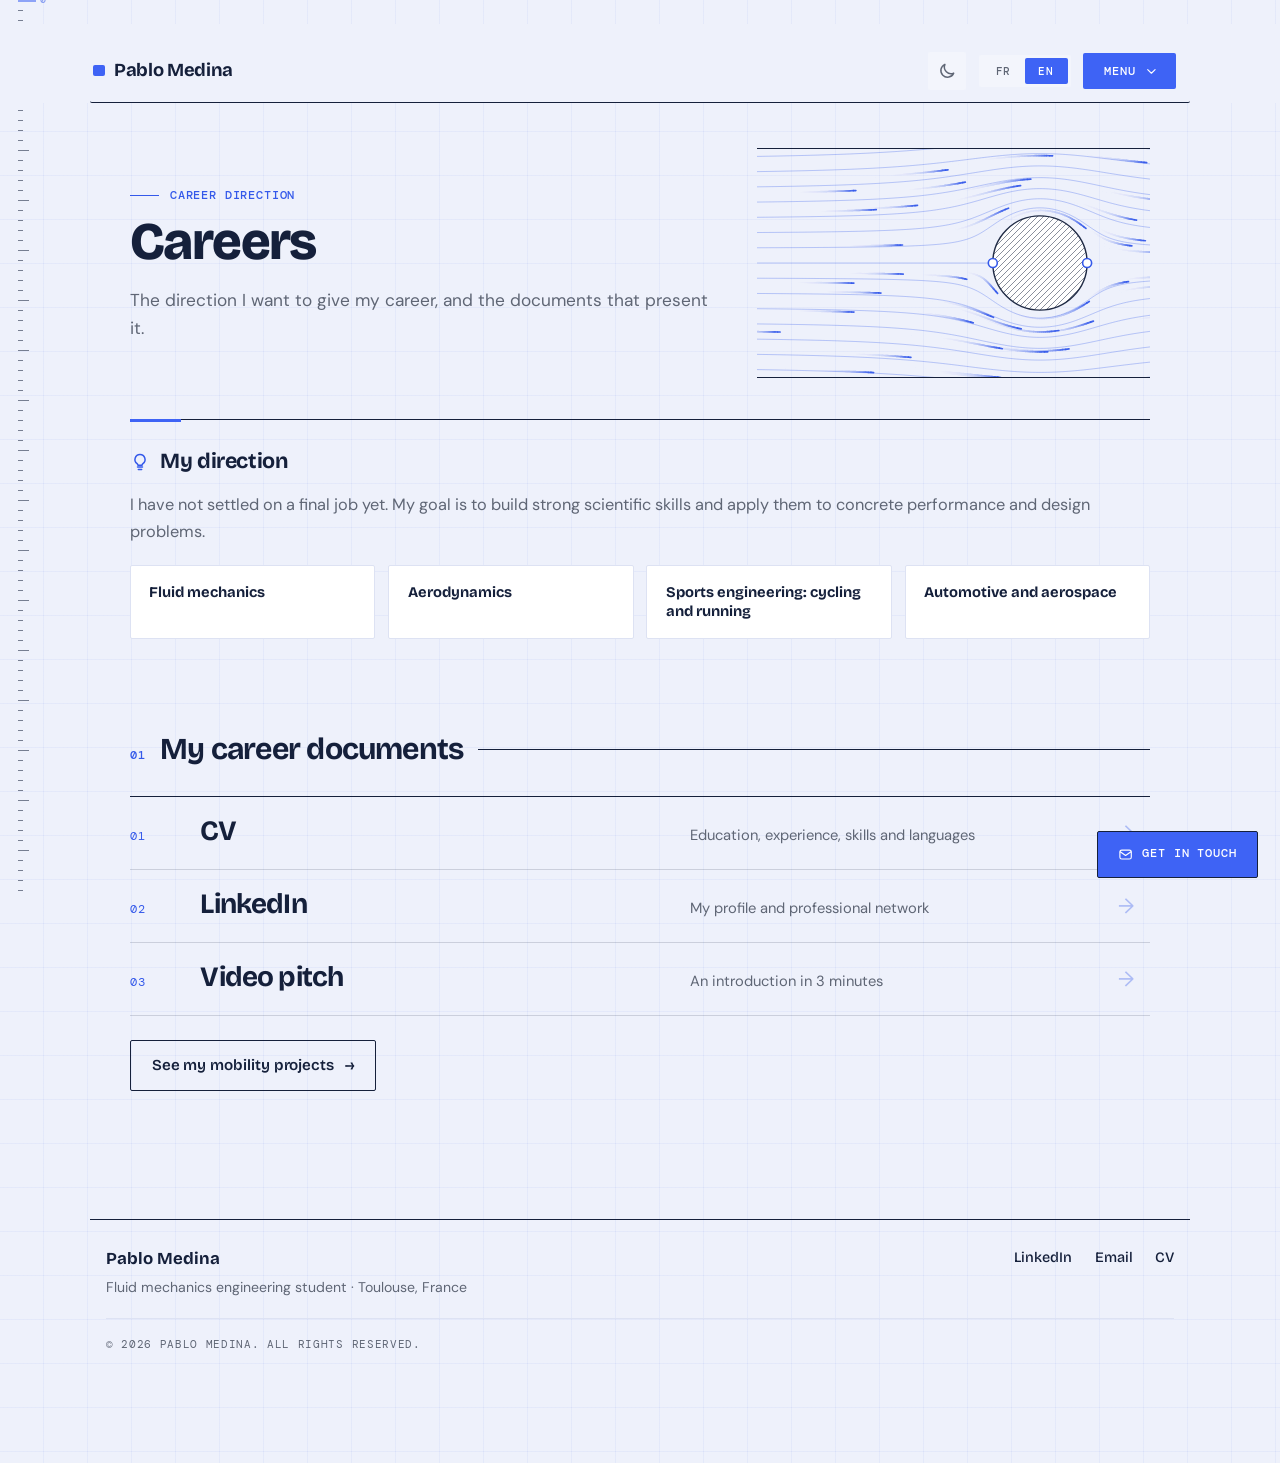
<file: careers.html>
<!DOCTYPE html>
<html lang="fr">
<head>
<meta charset="UTF-8">
<meta name="viewport" content="width=device-width, initial-scale=1.0">
<script>try{if(localStorage.getItem('portfolio-theme')==='dark')document.documentElement.setAttribute('data-theme','dark')}catch(e){}
try{if(localStorage.getItem('portfolio-lang-v2')!=='fr'){document.documentElement.className+=' i18n-wait';setTimeout(function(){document.documentElement.className=document.documentElement.className.replace(' i18n-wait','')},1500)}}catch(e){}</script>
<style>.i18n-wait body{visibility:hidden}</style>
<title data-i18n="title_careers">Carrière — Pablo Medina</title>
<meta name="description" content="E-portfolio of Pablo Medina, fluid mechanics engineering student at ENSEEIHT: training and TIPE project, international mobility, career direction and sport.">
<meta property="og:type" content="website">
<meta property="og:site_name" content="Pablo Medina">
<meta property="og:title" content="Pablo Medina — E-portfolio">
<meta property="og:description" content="Fluid mechanics engineering student at ENSEEIHT. Training and TIPE project, international mobility, career direction and sport.">
<meta property="og:url" content="https://pablomdn.github.io/eportfolio-n7/careers.html">
<meta property="og:image" content="https://pablomdn.github.io/eportfolio-n7/og-image.png">
<meta property="og:image:width" content="1200">
<meta property="og:image:height" content="630">
<meta property="og:locale" content="en_US">
<meta property="og:locale:alternate" content="fr_FR">
<meta name="twitter:card" content="summary_large_image">
<meta name="theme-color" content="#3E63F5">
<link rel="preconnect" href="https://fonts.googleapis.com">
<link rel="preconnect" href="https://fonts.gstatic.com" crossorigin>
<link href="https://fonts.googleapis.com/css2?family=Bricolage+Grotesque:opsz,wght@12..96,500;12..96,600;12..96,700;12..96,800&family=DM+Sans:wght@400;500;600&family=DM+Mono:wght@400;500&display=swap" rel="stylesheet">
<link rel="stylesheet" href="style.css">
</head>
<body>

<header class="site-header">
  <div class="bar">
    <div class="logo"><a href="index.html">Pablo Medina</a></div>
    <div class="bar-right">
      <button type="button" class="theme-btn" aria-pressed="false"><svg class="i moon" viewBox="0 0 24 24" aria-hidden="true"><path d="M20 14.5A8 8 0 0 1 9.5 4a8 8 0 1 0 10.5 10.5z"/></svg><svg class="i sun" viewBox="0 0 24 24" aria-hidden="true"><circle cx="12" cy="12" r="4"/><path d="M12 2.5v2M12 19.5v2M4.6 4.6L6 6M18 18l1.4 1.4M2.5 12h2M19.5 12h2M4.6 19.4L6 18M18 6l1.4-1.4"/></svg><span class="sr-only" data-i18n="theme_label">Mode sombre</span></button>
      <div class="lang-switch" role="group" aria-label="Langue / Language"><button type="button" data-lang="fr" class="active" aria-pressed="true">FR</button><button type="button" data-lang="en" aria-pressed="false">EN</button></div>
      <button type="button" class="menu-btn" aria-expanded="false" aria-controls="menu-panel"><span data-i18n="menu_label">Menu</span><svg class="i" viewBox="0 0 24 24" aria-hidden="true"><path d="M6 9l6 6 6-6"/></svg></button>
    </div>
  </div>
  <nav id="menu-panel" class="menu-panel" hidden aria-label="Navigation">
    <ul class="menu-grid">
      <li><a class="menu-item" href="index.html"><span class="ico"><svg class="i" viewBox="0 0 24 24" aria-hidden="true"><path d="M3 11l9-8 9 8"/><path d="M5 10v10h14V10"/><path d="M10 20v-6h4v6"/></svg></span><span class="txt"><strong data-i18n="nav_home">Accueil</strong><span class="d" data-i18n="navd_home">Qui je suis, en un coup d'œil</span></span></a></li>
      <li><a class="menu-item" href="cours.html"><span class="ico"><svg class="i" viewBox="0 0 24 24" aria-hidden="true"><path d="M2 9l10-5 10 5-10 5z"/><path d="M6 11.5V16c0 1.5 3 3 6 3s6-1.5 6-3v-4.5"/></svg></span><span class="txt"><strong data-i18n="nav_courses">Cours d'ingénieur (projets)</strong><span class="d" data-i18n="navd_courses">Ma formation et mon TIPE sur l'amorti en course à pied</span></span></a></li>
      <li><a class="menu-item" href="civique.html"><span class="ico"><svg class="i" viewBox="0 0 24 24" aria-hidden="true"><path d="M12 20s-7-4.4-7-10a4 4 0 0 1 7-2.6A4 4 0 0 1 19 10c0 5.6-7 10-7 10z"/></svg></span><span class="txt"><strong data-i18n="nav_civic">Engagement citoyen</strong><span class="d" data-i18n="navd_civic">Fresque du Climat, clean walk et prévention HVSS</span></span></a></li>
      <li><a class="menu-item" href="mobilite.html"><span class="ico"><svg class="i" viewBox="0 0 24 24" aria-hidden="true"><circle cx="12" cy="12" r="9"/><path d="M3 12h18"/><path d="M12 3c2.8 3 2.8 15 0 18M12 3c-2.8 3-2.8 15 0 18"/></svg></span><span class="txt"><strong data-i18n="nav_mobility">Mobilité internationale</strong><span class="d" data-i18n="navd_mobility">Trois projets d'études ou de stage à l'étranger</span></span></a></li>
      <li><a class="menu-item" href="careers.html" aria-current="page"><span class="ico"><svg class="i" viewBox="0 0 24 24" aria-hidden="true"><rect x="3" y="7" width="18" height="13" rx="2"/><path d="M9 7V5a2 2 0 0 1 2-2h2a2 2 0 0 1 2 2v2M3 13h18"/></svg></span><span class="txt"><strong data-i18n="nav_careers">Carrière</strong><span class="d" data-i18n="navd_careers">Mon projet professionnel, CV, LinkedIn et pitch</span></span></a></li>
      <li><a class="menu-item" href="sport.html"><span class="ico"><svg class="i" viewBox="0 0 24 24" aria-hidden="true"><path d="M3 12h4l2.5-6 4 12 2.5-6H21"/></svg></span><span class="txt"><strong data-i18n="nav_sport">Sport et centres d'intérêt</strong><span class="d" data-i18n="navd_sport">La course à pied, le vélo et le cinéma</span></span></a></li>
    </ul>
  </nav>
</header>

<main class="page-card pg-careers">
  <div class="content">
    <div class="page-head">
      <div class="ph-text">
      
      <div class="eyebrow" data-i18n="car_eyebrow">Projet professionnel</div>
      <h1 class="page-title" data-i18n="car_h1">Carrière</h1>
      <p class="dek" data-i18n="car_dek">La direction que je souhaite donner à mon parcours, et les documents qui la présentent.</p>
      
      </div>
      <figure class="flowfig head-fig" data-flow="cyl"></figure>
    </div>

    <div class="record">
      <h2><span class="ico"><svg class="i" viewBox="0 0 24 24" aria-hidden="true"><path d="M9 18h6M10 21h4M12 3a6 6 0 0 0-3.5 10.9c.6.5 1 1.2 1 2.1h5c0-.9.4-1.6 1-2.1A6 6 0 0 0 12 3z"/></svg></span><span data-i18n="car_h">Ma direction</span></h2>
      <p style="margin:0.8rem 0 0;" data-i18n="car_p1">Je n'ai pas encore arrêté de métier définitif. Mon objectif est de développer des compétences scientifiques solides et de les appliquer à des problématiques concrètes de performance et de conception.</p>
      <div class="interests"><div class="fact"><span class="ico"><svg class="i" viewBox="0 0 24 24" aria-hidden="true"><path d="M9 18h6M10 21h4M12 3a6 6 0 0 0-3.5 10.9c.6.5 1 1.2 1 2.1h5c0-.9.4-1.6 1-2.1A6 6 0 0 0 12 3z"/></svg></span><strong data-i18n="car_i1">Mécanique des fluides</strong></div><div class="fact"><span class="ico"><svg class="i" viewBox="0 0 24 24" aria-hidden="true"><path d="M13 2L4 14h7l-1 8 9-12h-7z"/></svg></span><strong data-i18n="car_i2">Aérodynamique</strong></div><div class="fact"><span class="ico"><svg class="i" viewBox="0 0 24 24" aria-hidden="true"><path d="M3 12h4l2.5-6 4 12 2.5-6H21"/></svg></span><strong data-i18n="car_i3">Ingénierie du sport : cyclisme et course à pied</strong></div><div class="fact"><span class="ico"><svg class="i" viewBox="0 0 24 24" aria-hidden="true"><path d="M14.5 6.5a4 4 0 0 0-5 5L4 17l3 3 5.5-5.5a4 4 0 0 0 5-5L15 12l-3-3z"/></svg></span><strong data-i18n="car_i4">Automobile et aéronautique</strong></div></div>
    </div>

<h2 class="section-title" data-i18n="car_docs_h">Mes documents de carrière</h2>

    <div class="tiles">
      <a class="tile" href="cv.html"><span class="num">01</span><span class="tt"><strong data-i18n="nav_cv">CV</strong><span class="d" data-i18n="navd_cv">Formation, expérience, compétences et langues</span></span><span class="go" aria-hidden="true">→</span></a><a class="tile" href="linkedin.html"><span class="num">02</span><span class="tt"><strong data-i18n="nav_linkedin">LinkedIn</strong><span class="d" data-i18n="navd_linkedin">Mon profil et mon réseau professionnel</span></span><span class="go" aria-hidden="true">→</span></a><a class="tile" href="pitch.html"><span class="num">03</span><span class="tt"><strong data-i18n="nav_pitch">Pitch vidéo</strong><span class="d" data-i18n="navd_pitch">Me présenter en 3 minutes</span></span><span class="go" aria-hidden="true">→</span></a>
    </div>

    <div class="actions">
      <a class="btn ghost" href="mobilite.html" data-i18n="car_btn_mob">Voir mes projets de mobilité</a>
    </div>
  </div>
</main>

<footer class="site-footer">
  <div class="foot-main">
    <div>
      <div class="foot-name">Pablo Medina</div>
      <p data-i18n="foot_tag">Étudiant en ingénierie de mécanique des fluides · Toulouse, France</p>
    </div>
    <div class="foot-links">
      <a href="https://www.linkedin.com/in/pablo-medina-555391437" target="_blank" rel="noopener">LinkedIn</a>
      <a href="mailto:pablo.medina.perso@gmail.com" data-i18n="email_label">Email</a>
      <a href="cv.html" data-i18n="nav_cv">CV</a>
    </div>
  </div>
  <p class="foot-copy" data-i18n="foot_copy">© 2026 Pablo Medina. Tous droits réservés.</p>
</footer>
<a class="fab" href="mailto:pablo.medina.perso@gmail.com?subject=Contact%20via%20ton%20portfolio" aria-label="Contact" aria-haspopup="true"><svg class="i" viewBox="0 0 24 24" aria-hidden="true"><rect x="3" y="5" width="18" height="14" rx="3"/><path d="M3.5 7.5l8.5 6 8.5-6"/></svg><span data-i18n="fab_label">Me contacter</span></a>
<div class="fab-pop" hidden><p data-i18n="fab_write">Écris-moi à</p><strong class="addr">pablo.medina.perso@gmail.com</strong><div class="fab-actions"><button type="button" class="copy"><span class="t1" data-i18n="fab_copy">Copier l'adresse</span><span class="t2" data-i18n="fab_copied">Copié !</span></button><a href="https://mail.google.com/mail/?view=cm&amp;fs=1&amp;to=pablo.medina.perso@gmail.com&amp;su=Contact%20via%20ton%20portfolio" target="_blank" rel="noopener" data-i18n="fab_gmail">Ouvrir Gmail</a><a href="mailto:pablo.medina.perso@gmail.com?subject=Contact%20via%20ton%20portfolio" data-i18n="fab_app">Application mail</a></div></div>

<script src="menu.js"></script>
<script src="effects.js"></script>
<script src="flow.js"></script>
<script src="i18n.js"></script>
</body>
</html>
</file>
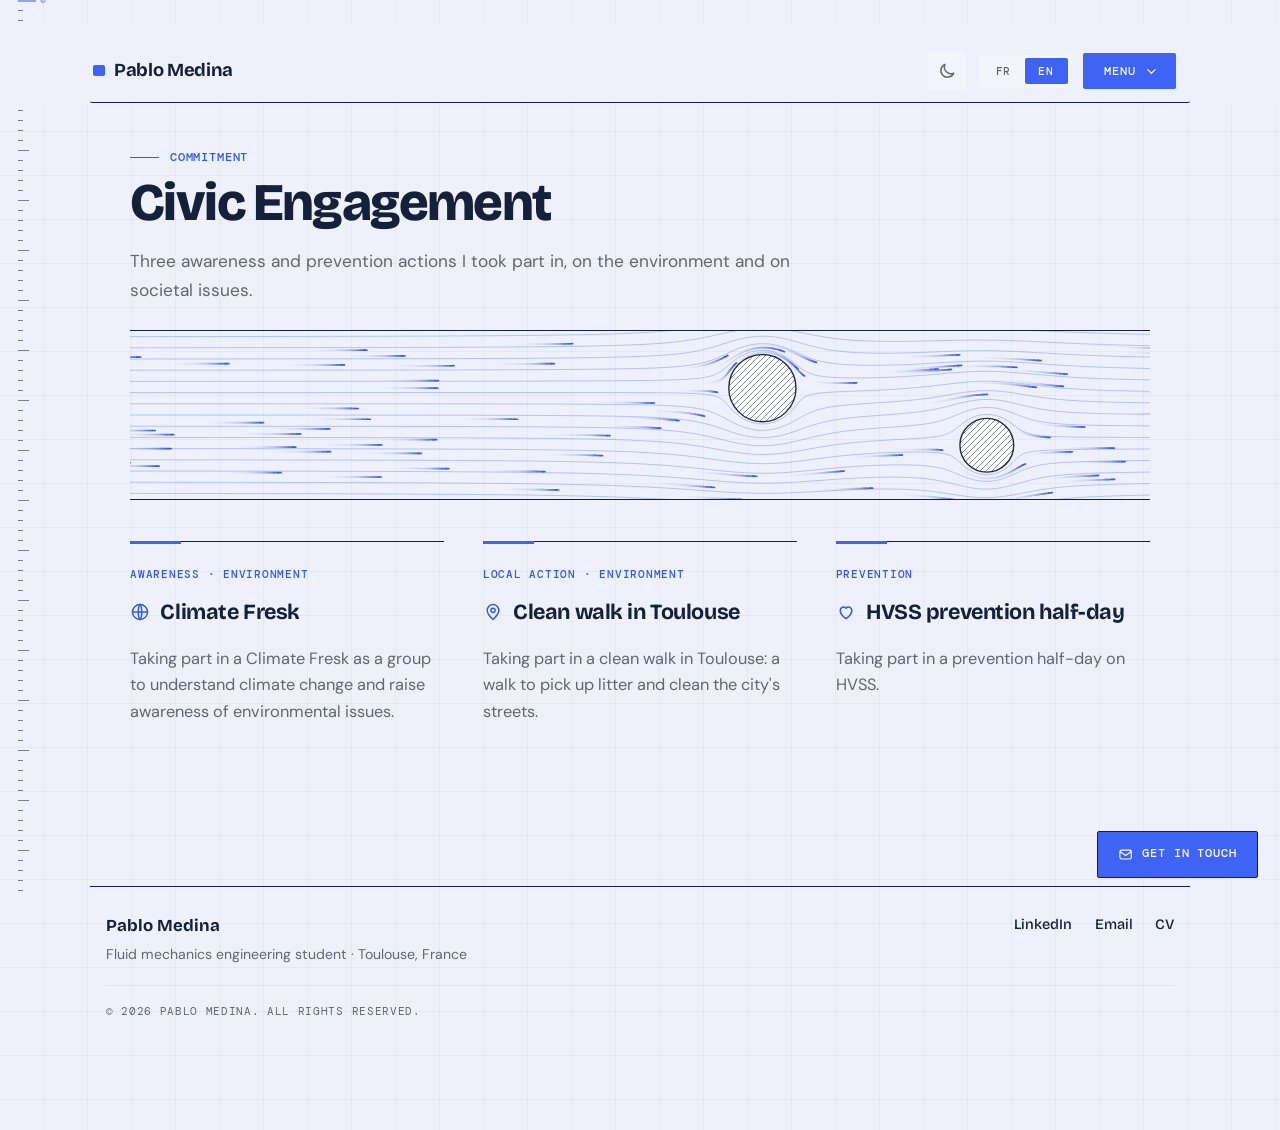
<file: civique.html>
<!DOCTYPE html>
<html lang="fr">
<head>
<meta charset="UTF-8">
<meta name="viewport" content="width=device-width, initial-scale=1.0">
<script>try{if(localStorage.getItem('portfolio-theme')==='dark')document.documentElement.setAttribute('data-theme','dark')}catch(e){}
try{if(localStorage.getItem('portfolio-lang-v2')!=='fr'){document.documentElement.className+=' i18n-wait';setTimeout(function(){document.documentElement.className=document.documentElement.className.replace(' i18n-wait','')},1500)}}catch(e){}</script>
<style>.i18n-wait body{visibility:hidden}</style>
<title data-i18n="title_civic">Engagement citoyen — Pablo Medina</title>
<meta name="description" content="E-portfolio of Pablo Medina, fluid mechanics engineering student at ENSEEIHT: training and TIPE project, international mobility, career direction and sport.">
<meta property="og:type" content="website">
<meta property="og:site_name" content="Pablo Medina">
<meta property="og:title" content="Pablo Medina — E-portfolio">
<meta property="og:description" content="Fluid mechanics engineering student at ENSEEIHT. Training and TIPE project, international mobility, career direction and sport.">
<meta property="og:url" content="https://pablomdn.github.io/eportfolio-n7/civique.html">
<meta property="og:image" content="https://pablomdn.github.io/eportfolio-n7/og-image.png">
<meta property="og:image:width" content="1200">
<meta property="og:image:height" content="630">
<meta property="og:locale" content="en_US">
<meta property="og:locale:alternate" content="fr_FR">
<meta name="twitter:card" content="summary_large_image">
<meta name="theme-color" content="#3E63F5">
<link rel="preconnect" href="https://fonts.googleapis.com">
<link rel="preconnect" href="https://fonts.gstatic.com" crossorigin>
<link href="https://fonts.googleapis.com/css2?family=Bricolage+Grotesque:opsz,wght@12..96,500;12..96,600;12..96,700;12..96,800&family=DM+Sans:wght@400;500;600&family=DM+Mono:wght@400;500&display=swap" rel="stylesheet">
<link rel="stylesheet" href="style.css">
</head>
<body>

<header class="site-header">
  <div class="bar">
    <div class="logo"><a href="index.html">Pablo Medina</a></div>
    <div class="bar-right">
      <button type="button" class="theme-btn" aria-pressed="false"><svg class="i moon" viewBox="0 0 24 24" aria-hidden="true"><path d="M20 14.5A8 8 0 0 1 9.5 4a8 8 0 1 0 10.5 10.5z"/></svg><svg class="i sun" viewBox="0 0 24 24" aria-hidden="true"><circle cx="12" cy="12" r="4"/><path d="M12 2.5v2M12 19.5v2M4.6 4.6L6 6M18 18l1.4 1.4M2.5 12h2M19.5 12h2M4.6 19.4L6 18M18 6l1.4-1.4"/></svg><span class="sr-only" data-i18n="theme_label">Mode sombre</span></button>
      <div class="lang-switch" role="group" aria-label="Langue / Language"><button type="button" data-lang="fr" class="active" aria-pressed="true">FR</button><button type="button" data-lang="en" aria-pressed="false">EN</button></div>
      <button type="button" class="menu-btn" aria-expanded="false" aria-controls="menu-panel"><span data-i18n="menu_label">Menu</span><svg class="i" viewBox="0 0 24 24" aria-hidden="true"><path d="M6 9l6 6 6-6"/></svg></button>
    </div>
  </div>
  <nav id="menu-panel" class="menu-panel" hidden aria-label="Navigation">
    <ul class="menu-grid">
      <li><a class="menu-item" href="index.html"><span class="ico"><svg class="i" viewBox="0 0 24 24" aria-hidden="true"><path d="M3 11l9-8 9 8"/><path d="M5 10v10h14V10"/><path d="M10 20v-6h4v6"/></svg></span><span class="txt"><strong data-i18n="nav_home">Accueil</strong><span class="d" data-i18n="navd_home">Qui je suis, en un coup d'œil</span></span></a></li>
      <li><a class="menu-item" href="cours.html"><span class="ico"><svg class="i" viewBox="0 0 24 24" aria-hidden="true"><path d="M2 9l10-5 10 5-10 5z"/><path d="M6 11.5V16c0 1.5 3 3 6 3s6-1.5 6-3v-4.5"/></svg></span><span class="txt"><strong data-i18n="nav_courses">Cours d'ingénieur (projets)</strong><span class="d" data-i18n="navd_courses">Ma formation et mon TIPE sur l'amorti en course à pied</span></span></a></li>
      <li><a class="menu-item" href="civique.html" aria-current="page"><span class="ico"><svg class="i" viewBox="0 0 24 24" aria-hidden="true"><path d="M12 20s-7-4.4-7-10a4 4 0 0 1 7-2.6A4 4 0 0 1 19 10c0 5.6-7 10-7 10z"/></svg></span><span class="txt"><strong data-i18n="nav_civic">Engagement citoyen</strong><span class="d" data-i18n="navd_civic">Fresque du Climat, clean walk et prévention HVSS</span></span></a></li>
      <li><a class="menu-item" href="mobilite.html"><span class="ico"><svg class="i" viewBox="0 0 24 24" aria-hidden="true"><circle cx="12" cy="12" r="9"/><path d="M3 12h18"/><path d="M12 3c2.8 3 2.8 15 0 18M12 3c-2.8 3-2.8 15 0 18"/></svg></span><span class="txt"><strong data-i18n="nav_mobility">Mobilité internationale</strong><span class="d" data-i18n="navd_mobility">Trois projets d'études ou de stage à l'étranger</span></span></a></li>
      <li><a class="menu-item" href="careers.html"><span class="ico"><svg class="i" viewBox="0 0 24 24" aria-hidden="true"><rect x="3" y="7" width="18" height="13" rx="2"/><path d="M9 7V5a2 2 0 0 1 2-2h2a2 2 0 0 1 2 2v2M3 13h18"/></svg></span><span class="txt"><strong data-i18n="nav_careers">Carrière</strong><span class="d" data-i18n="navd_careers">Mon projet professionnel, CV, LinkedIn et pitch</span></span></a></li>
      <li><a class="menu-item" href="sport.html"><span class="ico"><svg class="i" viewBox="0 0 24 24" aria-hidden="true"><path d="M3 12h4l2.5-6 4 12 2.5-6H21"/></svg></span><span class="txt"><strong data-i18n="nav_sport">Sport et centres d'intérêt</strong><span class="d" data-i18n="navd_sport">La course à pied, le vélo et le cinéma</span></span></a></li>
    </ul>
  </nav>
</header>

<main class="page-card pg-civique">
  <div class="content">
    <div class="page-head">
      <div class="ph-text">
      
      <div class="eyebrow" data-i18n="civ_eyebrow">Engagement</div>
      <h1 class="page-title" data-i18n="civ_h1">Engagement citoyen</h1>
      <p class="dek" data-i18n="civ_dek">Trois actions de sensibilisation et de prévention auxquelles j'ai participé, autour de l'environnement et des questions de société.</p>
      
      </div>
      <figure class="flowfig head-fig" data-flow="duo"></figure>
    </div>

    <div class="civ-grid">
    <div class="record civ">
      <span class="kind" data-i18n="civ_1_tag">Sensibilisation · Environnement</span>
      <h2><span class="ico"><svg class="i" viewBox="0 0 24 24" aria-hidden="true"><circle cx="12" cy="12" r="9"/><path d="M3 12h18"/><path d="M12 3c2.8 3 2.8 15 0 18M12 3c-2.8 3-2.8 15 0 18"/></svg></span><span data-i18n="civ_1_t">Fresque du Climat</span></h2>
      <p style="margin:0.7rem 0 0;" data-i18n="civ_1_p">Réalisation d'une Fresque du Climat en groupe pour comprendre le changement climatique et sensibiliser aux problèmes environnementaux.</p>
    </div>

    <div class="record civ">
      <span class="kind" data-i18n="civ_2_tag">Action locale · Environnement</span>
      <h2><span class="ico"><svg class="i" viewBox="0 0 24 24" aria-hidden="true"><path d="M12 21s7-6.2 7-11a7 7 0 0 0-14 0c0 4.8 7 11 7 11z"/><circle cx="12" cy="10" r="2.5"/></svg></span><span data-i18n="civ_2_t">Clean walk à Toulouse</span></h2>
      <p style="margin:0.7rem 0 0;" data-i18n="civ_2_p">Participation à une clean walk dans Toulouse : une marche pour ramasser les déchets et nettoyer les rues de la ville.</p>
    </div>

    <div class="record civ">
      <span class="kind" data-i18n="civ_3_tag">Prévention</span>
      <h2><span class="ico"><svg class="i" viewBox="0 0 24 24" aria-hidden="true"><path d="M12 20s-7-4.4-7-10a4 4 0 0 1 7-2.6A4 4 0 0 1 19 10c0 5.6-7 10-7 10z"/></svg></span><span data-i18n="civ_3_t">Demi-journée de prévention HVSS</span></h2>
      <p style="margin:0.7rem 0 0;" data-i18n="civ_3_p">Participation à une demi-journée de prévention sur les HVSS.</p>
    </div>
    </div>
  </div>
</main>

<footer class="site-footer">
  <div class="foot-main">
    <div>
      <div class="foot-name">Pablo Medina</div>
      <p data-i18n="foot_tag">Étudiant en ingénierie de mécanique des fluides · Toulouse, France</p>
    </div>
    <div class="foot-links">
      <a href="https://www.linkedin.com/in/pablo-medina-555391437" target="_blank" rel="noopener">LinkedIn</a>
      <a href="mailto:pablo.medina.perso@gmail.com" data-i18n="email_label">Email</a>
      <a href="cv.html" data-i18n="nav_cv">CV</a>
    </div>
  </div>
  <p class="foot-copy" data-i18n="foot_copy">© 2026 Pablo Medina. Tous droits réservés.</p>
</footer>
<a class="fab" href="mailto:pablo.medina.perso@gmail.com?subject=Contact%20via%20ton%20portfolio" aria-label="Contact" aria-haspopup="true"><svg class="i" viewBox="0 0 24 24" aria-hidden="true"><rect x="3" y="5" width="18" height="14" rx="3"/><path d="M3.5 7.5l8.5 6 8.5-6"/></svg><span data-i18n="fab_label">Me contacter</span></a>
<div class="fab-pop" hidden><p data-i18n="fab_write">Écris-moi à</p><strong class="addr">pablo.medina.perso@gmail.com</strong><div class="fab-actions"><button type="button" class="copy"><span class="t1" data-i18n="fab_copy">Copier l'adresse</span><span class="t2" data-i18n="fab_copied">Copié !</span></button><a href="https://mail.google.com/mail/?view=cm&amp;fs=1&amp;to=pablo.medina.perso@gmail.com&amp;su=Contact%20via%20ton%20portfolio" target="_blank" rel="noopener" data-i18n="fab_gmail">Ouvrir Gmail</a><a href="mailto:pablo.medina.perso@gmail.com?subject=Contact%20via%20ton%20portfolio" data-i18n="fab_app">Application mail</a></div></div>

<script src="menu.js"></script>
<script src="effects.js"></script>
<script src="flow.js"></script>
<script src="i18n.js"></script>
</body>
</html>
</file>
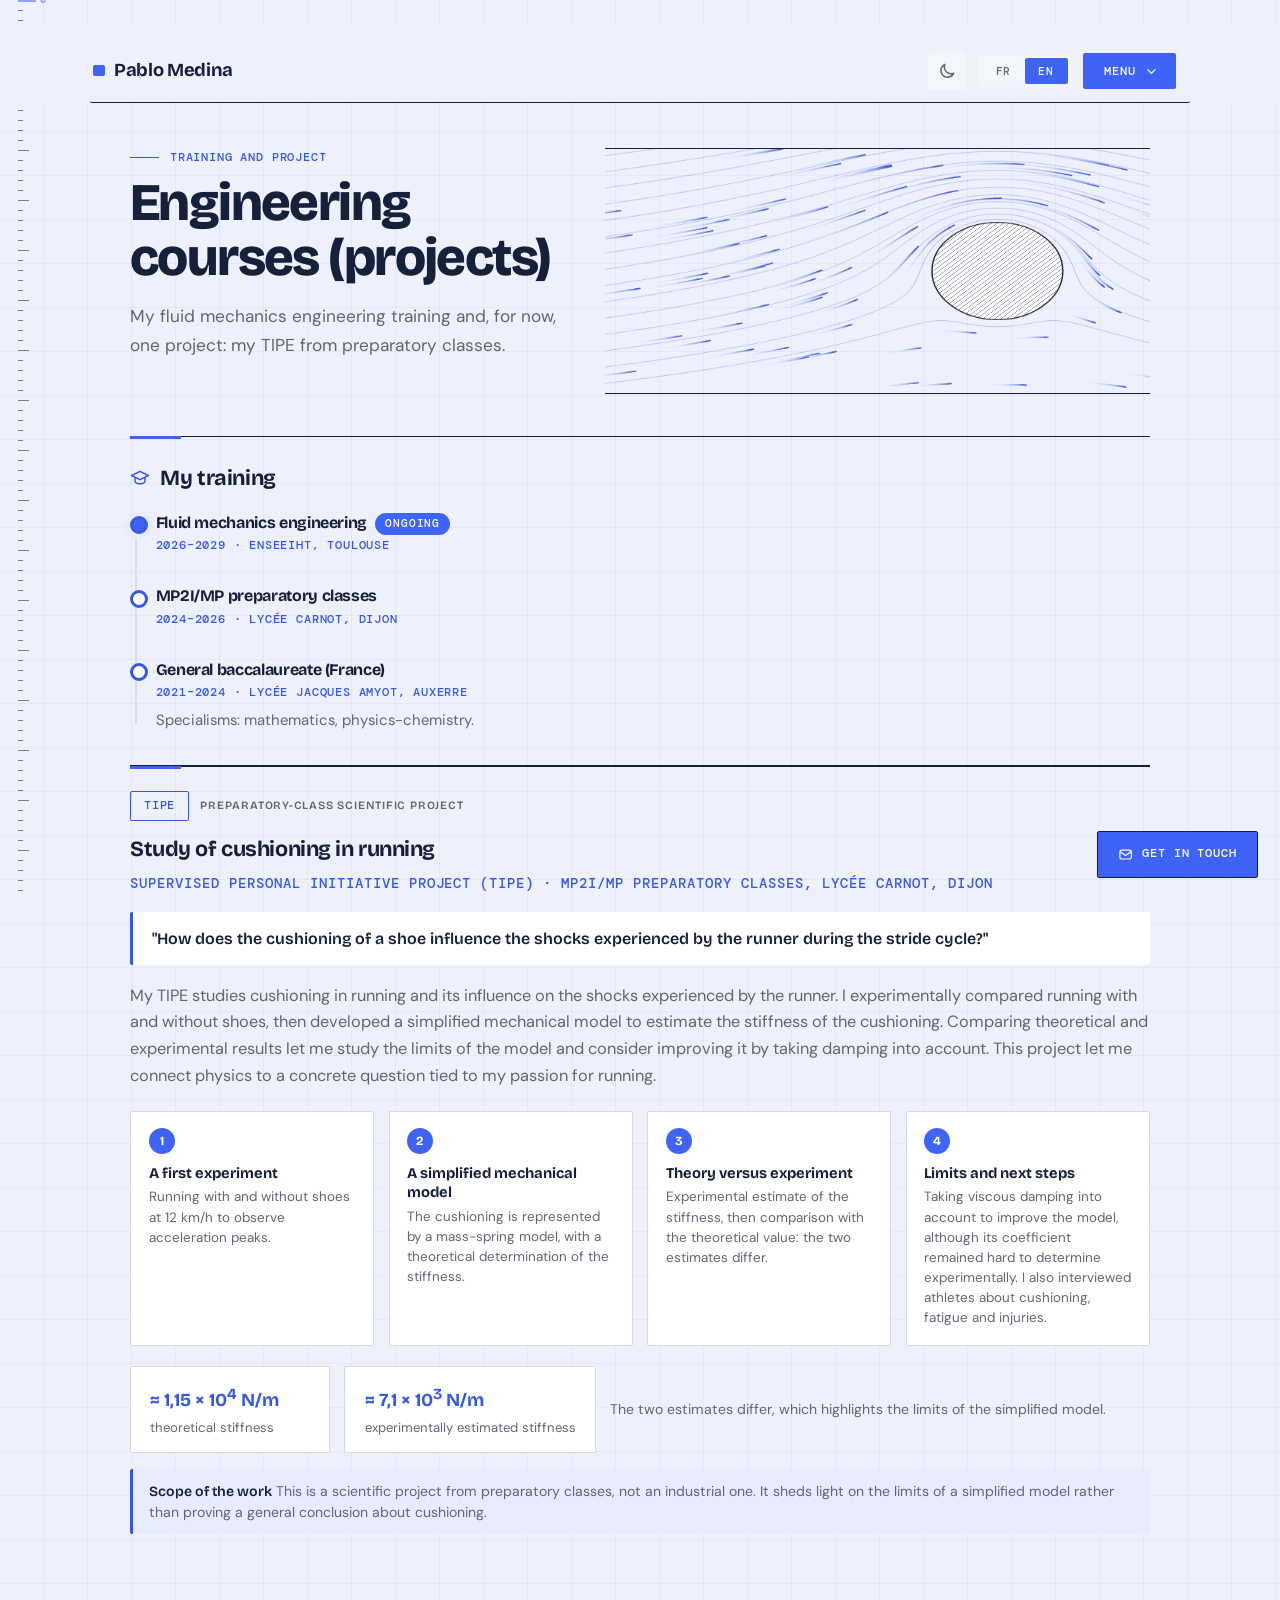
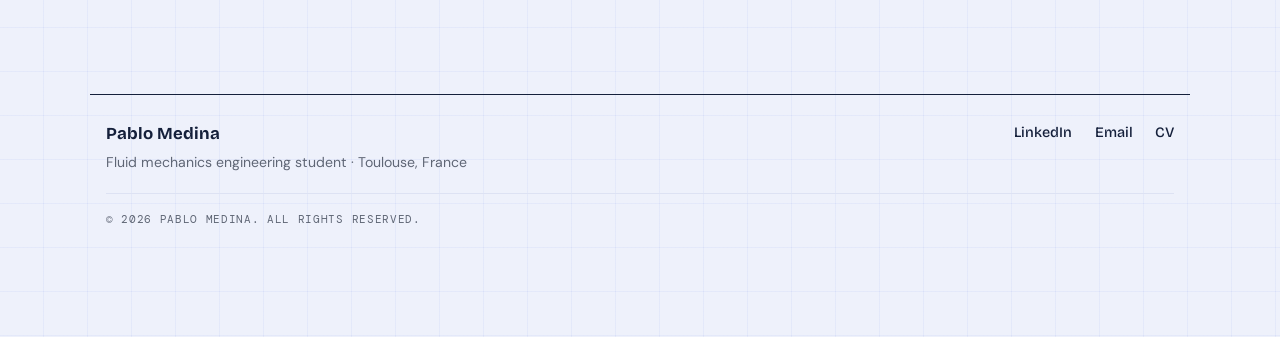
<file: cours.html>
<!DOCTYPE html>
<html lang="fr">
<head>
<meta charset="UTF-8">
<meta name="viewport" content="width=device-width, initial-scale=1.0">
<script>try{if(localStorage.getItem('portfolio-theme')==='dark')document.documentElement.setAttribute('data-theme','dark')}catch(e){}
try{if(localStorage.getItem('portfolio-lang-v2')!=='fr'){document.documentElement.className+=' i18n-wait';setTimeout(function(){document.documentElement.className=document.documentElement.className.replace(' i18n-wait','')},1500)}}catch(e){}</script>
<style>.i18n-wait body{visibility:hidden}</style>
<title data-i18n="title_courses">Cours d'ingénieur (projets) — Pablo Medina</title>
<meta name="description" content="E-portfolio of Pablo Medina, fluid mechanics engineering student at ENSEEIHT: training and TIPE project, international mobility, career direction and sport.">
<meta property="og:type" content="website">
<meta property="og:site_name" content="Pablo Medina">
<meta property="og:title" content="Pablo Medina — E-portfolio">
<meta property="og:description" content="Fluid mechanics engineering student at ENSEEIHT. Training and TIPE project, international mobility, career direction and sport.">
<meta property="og:url" content="https://pablomdn.github.io/eportfolio-n7/cours.html">
<meta property="og:image" content="https://pablomdn.github.io/eportfolio-n7/og-image.png">
<meta property="og:image:width" content="1200">
<meta property="og:image:height" content="630">
<meta property="og:locale" content="en_US">
<meta property="og:locale:alternate" content="fr_FR">
<meta name="twitter:card" content="summary_large_image">
<meta name="theme-color" content="#3E63F5">
<link rel="preconnect" href="https://fonts.googleapis.com">
<link rel="preconnect" href="https://fonts.gstatic.com" crossorigin>
<link href="https://fonts.googleapis.com/css2?family=Bricolage+Grotesque:opsz,wght@12..96,500;12..96,600;12..96,700;12..96,800&family=DM+Sans:wght@400;500;600&family=DM+Mono:wght@400;500&display=swap" rel="stylesheet">
<link rel="stylesheet" href="style.css">
</head>
<body>

<header class="site-header">
  <div class="bar">
    <div class="logo"><a href="index.html">Pablo Medina</a></div>
    <div class="bar-right">
      <button type="button" class="theme-btn" aria-pressed="false"><svg class="i moon" viewBox="0 0 24 24" aria-hidden="true"><path d="M20 14.5A8 8 0 0 1 9.5 4a8 8 0 1 0 10.5 10.5z"/></svg><svg class="i sun" viewBox="0 0 24 24" aria-hidden="true"><circle cx="12" cy="12" r="4"/><path d="M12 2.5v2M12 19.5v2M4.6 4.6L6 6M18 18l1.4 1.4M2.5 12h2M19.5 12h2M4.6 19.4L6 18M18 6l1.4-1.4"/></svg><span class="sr-only" data-i18n="theme_label">Mode sombre</span></button>
      <div class="lang-switch" role="group" aria-label="Langue / Language"><button type="button" data-lang="fr" class="active" aria-pressed="true">FR</button><button type="button" data-lang="en" aria-pressed="false">EN</button></div>
      <button type="button" class="menu-btn" aria-expanded="false" aria-controls="menu-panel"><span data-i18n="menu_label">Menu</span><svg class="i" viewBox="0 0 24 24" aria-hidden="true"><path d="M6 9l6 6 6-6"/></svg></button>
    </div>
  </div>
  <nav id="menu-panel" class="menu-panel" hidden aria-label="Navigation">
    <ul class="menu-grid">
      <li><a class="menu-item" href="index.html"><span class="ico"><svg class="i" viewBox="0 0 24 24" aria-hidden="true"><path d="M3 11l9-8 9 8"/><path d="M5 10v10h14V10"/><path d="M10 20v-6h4v6"/></svg></span><span class="txt"><strong data-i18n="nav_home">Accueil</strong><span class="d" data-i18n="navd_home">Qui je suis, en un coup d'œil</span></span></a></li>
      <li><a class="menu-item" href="cours.html" aria-current="page"><span class="ico"><svg class="i" viewBox="0 0 24 24" aria-hidden="true"><path d="M2 9l10-5 10 5-10 5z"/><path d="M6 11.5V16c0 1.5 3 3 6 3s6-1.5 6-3v-4.5"/></svg></span><span class="txt"><strong data-i18n="nav_courses">Cours d'ingénieur (projets)</strong><span class="d" data-i18n="navd_courses">Ma formation et mon TIPE sur l'amorti en course à pied</span></span></a></li>
      <li><a class="menu-item" href="civique.html"><span class="ico"><svg class="i" viewBox="0 0 24 24" aria-hidden="true"><path d="M12 20s-7-4.4-7-10a4 4 0 0 1 7-2.6A4 4 0 0 1 19 10c0 5.6-7 10-7 10z"/></svg></span><span class="txt"><strong data-i18n="nav_civic">Engagement citoyen</strong><span class="d" data-i18n="navd_civic">Fresque du Climat, clean walk et prévention HVSS</span></span></a></li>
      <li><a class="menu-item" href="mobilite.html"><span class="ico"><svg class="i" viewBox="0 0 24 24" aria-hidden="true"><circle cx="12" cy="12" r="9"/><path d="M3 12h18"/><path d="M12 3c2.8 3 2.8 15 0 18M12 3c-2.8 3-2.8 15 0 18"/></svg></span><span class="txt"><strong data-i18n="nav_mobility">Mobilité internationale</strong><span class="d" data-i18n="navd_mobility">Trois projets d'études ou de stage à l'étranger</span></span></a></li>
      <li><a class="menu-item" href="careers.html"><span class="ico"><svg class="i" viewBox="0 0 24 24" aria-hidden="true"><rect x="3" y="7" width="18" height="13" rx="2"/><path d="M9 7V5a2 2 0 0 1 2-2h2a2 2 0 0 1 2 2v2M3 13h18"/></svg></span><span class="txt"><strong data-i18n="nav_careers">Carrière</strong><span class="d" data-i18n="navd_careers">Mon projet professionnel, CV, LinkedIn et pitch</span></span></a></li>
      <li><a class="menu-item" href="sport.html"><span class="ico"><svg class="i" viewBox="0 0 24 24" aria-hidden="true"><path d="M3 12h4l2.5-6 4 12 2.5-6H21"/></svg></span><span class="txt"><strong data-i18n="nav_sport">Sport et centres d'intérêt</strong><span class="d" data-i18n="navd_sport">La course à pied, le vélo et le cinéma</span></span></a></li>
    </ul>
  </nav>
</header>

<main class="page-card pg-cours">
  <div class="content">
    <div class="page-head">
      <div class="ph-text">
      
      <div class="eyebrow" data-i18n="crs_eyebrow">Formation et projet</div>
      <h1 class="page-title" data-i18n="crs_h1">Cours d'ingénieur (projets)</h1>
      <p class="dek" data-i18n="crs_dek">Ma formation d'ingénieur en mécanique des fluides et, pour l'instant, un projet : mon TIPE de classe préparatoire.</p>
      
      </div>
      <figure class="flowfig head-fig" data-flow="lift"></figure>
    </div>

    <div class="record">
      <h2><span class="ico"><svg class="i" viewBox="0 0 24 24" aria-hidden="true"><path d="M2 9l10-5 10 5-10 5z"/><path d="M6 11.5V16c0 1.5 3 3 6 3s6-1.5 6-3v-4.5"/></svg></span><span data-i18n="crs_edu_h">Ma formation</span></h2>
      <ul class="timeline">
        <li class="now">
          <h3><span data-i18n="crs_e1_t">Ingénierie en mécanique des fluides</span><span class="tag" data-i18n="crs_e1_tag">En cours</span></h3>
          <div class="meta" data-i18n="crs_e1_m">2026–2029 · ENSEEIHT, Toulouse</div>
        </li>
        <li>
          <h3><span data-i18n="crs_e2_t">Classe préparatoire MP2I/MP</span></h3>
          <div class="meta" data-i18n="crs_e2_m">2024–2026 · Lycée Carnot, Dijon</div>
        </li>
        <li>
          <h3><span data-i18n="crs_e3_t">Baccalauréat général</span></h3>
          <div class="meta" data-i18n="crs_e3_m">2021–2024 · Lycée Jacques Amyot, Auxerre</div>
          <p data-i18n="crs_e3_p">Spécialités : mathématiques, physique-chimie.</p>
        </li>
      </ul>
    </div>
    <div class="record tipe" id="tipe">
      <div class="mob-top"><span class="chip" data-i18n="crs_tipe_chip">TIPE</span><span class="kind" data-i18n="crs_tipe_kind">Projet scientifique de classe préparatoire</span></div>
      <h2 data-i18n="crs_tipe_h">Étude de l'amorti en course à pied</h2>
      <div class="meta" data-i18n="crs_tipe_meta">Travail d'Initiative Personnelle Encadré · Classe préparatoire MP2I/MP, lycée Carnot, Dijon</div>
      <blockquote class="quote"><span data-i18n="crs_tipe_q">« Comment l'amorti d'une chaussure influence-t-il les chocs subis par le coureur lors du cycle de la foulée ? »</span></blockquote>
      <p data-i18n="crs_tipe_p">Mon TIPE porte sur l'étude de l'amorti en course à pied et son influence sur les chocs subis par le coureur. J'ai comparé expérimentalement la course avec et sans chaussures, puis développé un modèle mécanique simplifié pour estimer la raideur de l'amorti. La comparaison des résultats théoriques et expérimentaux m'a permis d'étudier les limites du modèle et d'envisager son amélioration par la prise en compte de l'amortissement. Ce projet m'a permis de relier la physique à une problématique concrète liée à ma passion pour la course à pied.</p>
      <div class="steps">
        <div class="step"><span class="n">1</span><strong data-i18n="crs_st1_t">Une première expérience</strong><span class="d" data-i18n="crs_st1_d">Course avec et sans chaussures à 12 km/h, pour observer les pics d'accélération.</span></div>
        <div class="step"><span class="n">2</span><strong data-i18n="crs_st2_t">Un modèle mécanique simplifié</strong><span class="d" data-i18n="crs_st2_d">L'amorti est représenté par un modèle masse-ressort, avec une détermination théorique de la raideur.</span></div>
        <div class="step"><span class="n">3</span><strong data-i18n="crs_st3_t">Théorie et expérience</strong><span class="d" data-i18n="crs_st3_d">Estimation expérimentale de la raideur, puis comparaison avec la valeur théorique : les deux estimations présentent un écart.</span></div>
        <div class="step"><span class="n">4</span><strong data-i18n="crs_st4_t">Limites et pistes</strong><span class="d" data-i18n="crs_st4_d">Prise en compte d'un amortissement visqueux pour améliorer le modèle, mais son coefficient restait difficile à déterminer expérimentalement. J'ai aussi interrogé des athlètes sur l'amorti, la fatigue et les blessures.</span></div>
      </div>
      <div class="compare">
        <div class="fig"><span class="v">≈ 1,15 × 10<sup>4</sup> N/m</span><span class="l" data-i18n="crs_fig1">raideur théorique</span></div>
        <div class="fig"><span class="v">≈ 7,1 × 10<sup>3</sup> N/m</span><span class="l" data-i18n="crs_fig2">raideur estimée expérimentalement</span></div>
        <p class="note-fig" data-i18n="crs_fig_note">Un écart entre les deux estimations : il met en évidence les limites du modèle simplifié.</p>
      </div>
      <div class="todo"><strong data-i18n="crs_lim_h">Portée du travail</strong> <span data-i18n="crs_lim">Il s'agit d'un projet scientifique de classe préparatoire, pas d'un projet industriel. Il éclaire les limites d'un modèle simplifié plus qu'il ne démontre une conclusion générale sur l'amorti.</span></div>
    </div>
  </div>
</main>

<footer class="site-footer">
  <div class="foot-main">
    <div>
      <div class="foot-name">Pablo Medina</div>
      <p data-i18n="foot_tag">Étudiant en ingénierie de mécanique des fluides · Toulouse, France</p>
    </div>
    <div class="foot-links">
      <a href="https://www.linkedin.com/in/pablo-medina-555391437" target="_blank" rel="noopener">LinkedIn</a>
      <a href="mailto:pablo.medina.perso@gmail.com" data-i18n="email_label">Email</a>
      <a href="cv.html" data-i18n="nav_cv">CV</a>
    </div>
  </div>
  <p class="foot-copy" data-i18n="foot_copy">© 2026 Pablo Medina. Tous droits réservés.</p>
</footer>
<a class="fab" href="mailto:pablo.medina.perso@gmail.com?subject=Contact%20via%20ton%20portfolio" aria-label="Contact" aria-haspopup="true"><svg class="i" viewBox="0 0 24 24" aria-hidden="true"><rect x="3" y="5" width="18" height="14" rx="3"/><path d="M3.5 7.5l8.5 6 8.5-6"/></svg><span data-i18n="fab_label">Me contacter</span></a>
<div class="fab-pop" hidden><p data-i18n="fab_write">Écris-moi à</p><strong class="addr">pablo.medina.perso@gmail.com</strong><div class="fab-actions"><button type="button" class="copy"><span class="t1" data-i18n="fab_copy">Copier l'adresse</span><span class="t2" data-i18n="fab_copied">Copié !</span></button><a href="https://mail.google.com/mail/?view=cm&amp;fs=1&amp;to=pablo.medina.perso@gmail.com&amp;su=Contact%20via%20ton%20portfolio" target="_blank" rel="noopener" data-i18n="fab_gmail">Ouvrir Gmail</a><a href="mailto:pablo.medina.perso@gmail.com?subject=Contact%20via%20ton%20portfolio" data-i18n="fab_app">Application mail</a></div></div>

<script src="menu.js"></script>
<script src="effects.js"></script>
<script src="flow.js"></script>
<script src="i18n.js"></script>
</body>
</html>
</file>
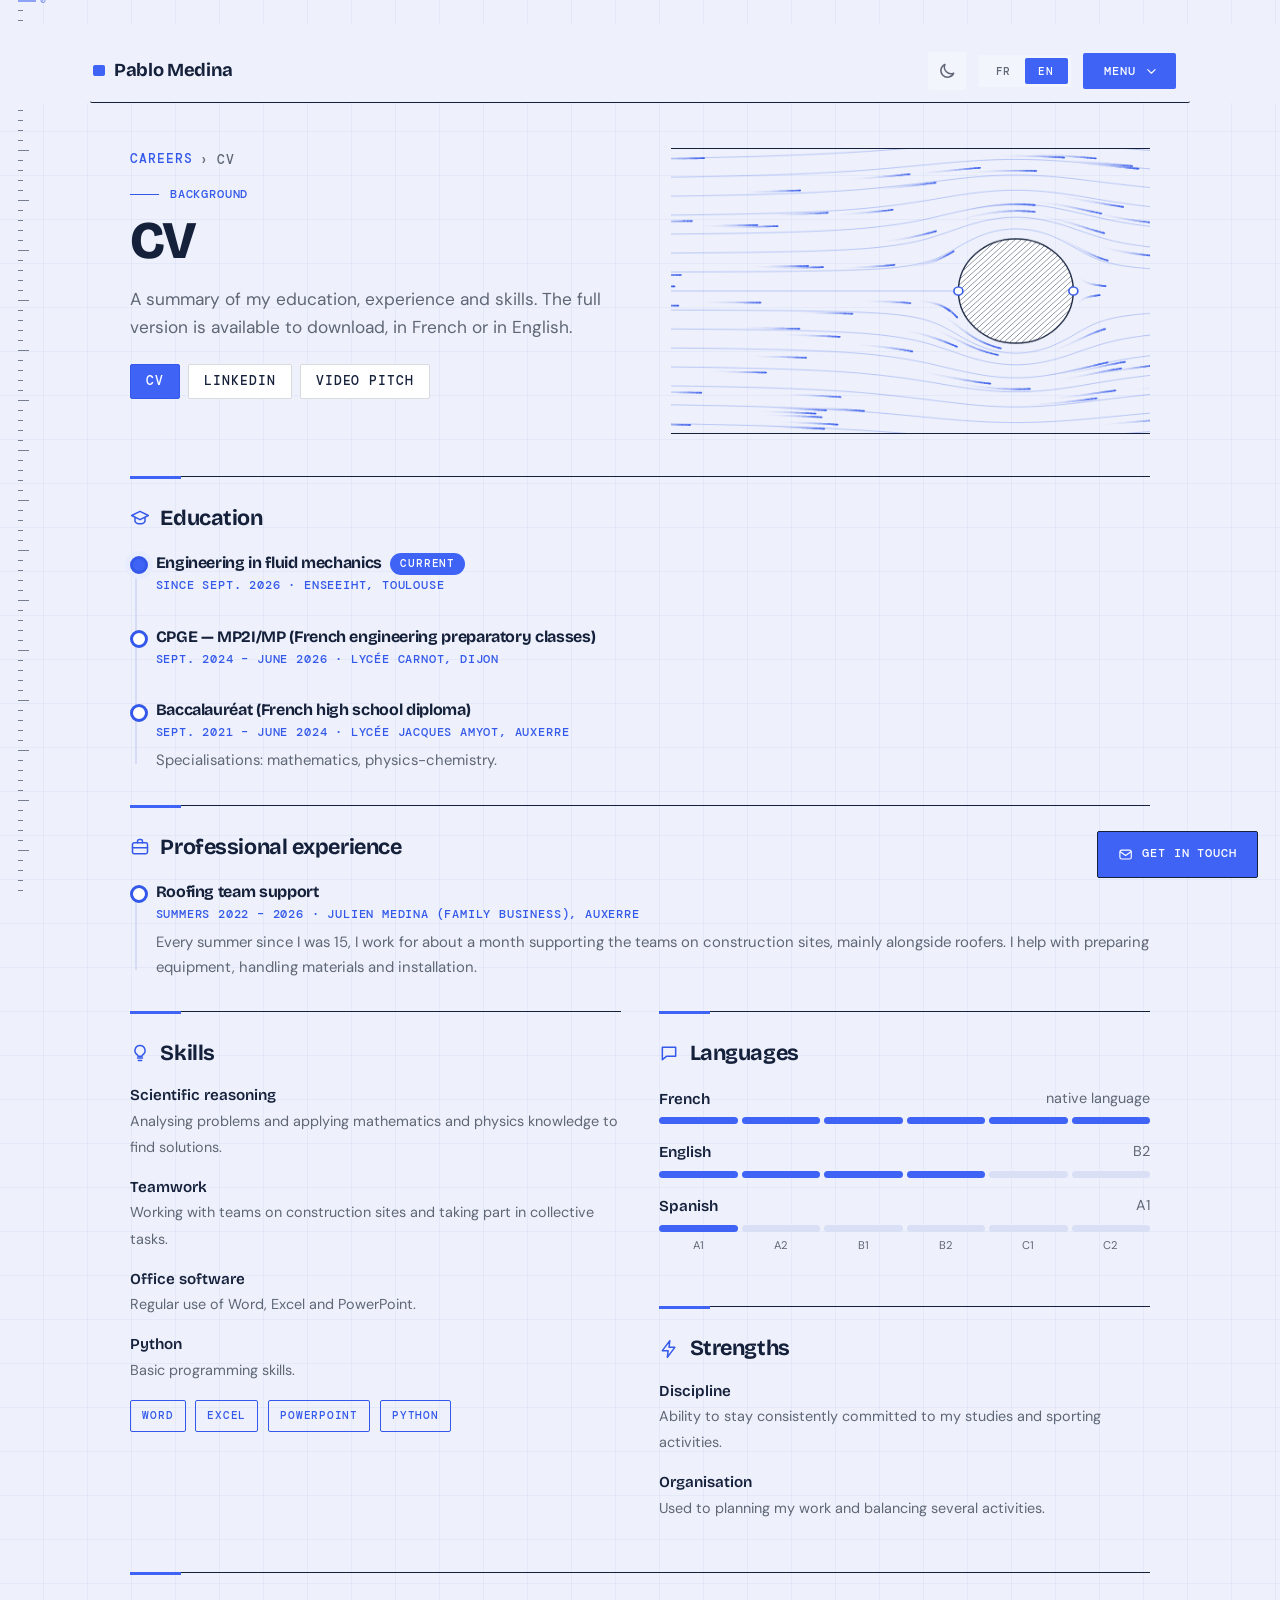
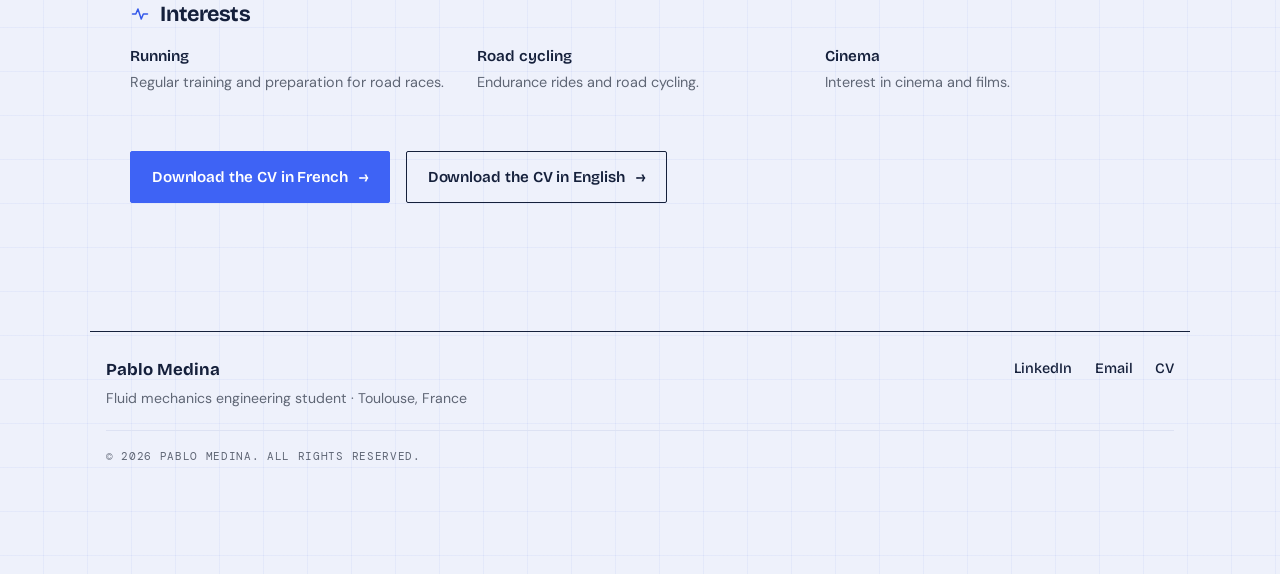
<file: cv.html>
<!DOCTYPE html>
<html lang="fr">
<head>
<meta charset="UTF-8">
<meta name="viewport" content="width=device-width, initial-scale=1.0">
<script>try{if(localStorage.getItem('portfolio-theme')==='dark')document.documentElement.setAttribute('data-theme','dark')}catch(e){}
try{if(localStorage.getItem('portfolio-lang-v2')!=='fr'){document.documentElement.className+=' i18n-wait';setTimeout(function(){document.documentElement.className=document.documentElement.className.replace(' i18n-wait','')},1500)}}catch(e){}</script>
<style>.i18n-wait body{visibility:hidden}</style>
<title data-i18n="title_cv">CV — Pablo Medina</title>
<meta name="description" content="E-portfolio of Pablo Medina, fluid mechanics engineering student at ENSEEIHT: training and TIPE project, international mobility, career direction and sport.">
<meta property="og:type" content="website">
<meta property="og:site_name" content="Pablo Medina">
<meta property="og:title" content="Pablo Medina — E-portfolio">
<meta property="og:description" content="Fluid mechanics engineering student at ENSEEIHT. Training and TIPE project, international mobility, career direction and sport.">
<meta property="og:url" content="https://pablomdn.github.io/eportfolio-n7/cv.html">
<meta property="og:image" content="https://pablomdn.github.io/eportfolio-n7/og-image.png">
<meta property="og:image:width" content="1200">
<meta property="og:image:height" content="630">
<meta property="og:locale" content="en_US">
<meta property="og:locale:alternate" content="fr_FR">
<meta name="twitter:card" content="summary_large_image">
<meta name="theme-color" content="#3E63F5">
<link rel="preconnect" href="https://fonts.googleapis.com">
<link rel="preconnect" href="https://fonts.gstatic.com" crossorigin>
<link href="https://fonts.googleapis.com/css2?family=Bricolage+Grotesque:opsz,wght@12..96,500;12..96,600;12..96,700;12..96,800&family=DM+Sans:wght@400;500;600&family=DM+Mono:wght@400;500&display=swap" rel="stylesheet">
<link rel="stylesheet" href="style.css">
</head>
<body>

<header class="site-header">
  <div class="bar">
    <div class="logo"><a href="index.html">Pablo Medina</a></div>
    <div class="bar-right">
      <button type="button" class="theme-btn" aria-pressed="false"><svg class="i moon" viewBox="0 0 24 24" aria-hidden="true"><path d="M20 14.5A8 8 0 0 1 9.5 4a8 8 0 1 0 10.5 10.5z"/></svg><svg class="i sun" viewBox="0 0 24 24" aria-hidden="true"><circle cx="12" cy="12" r="4"/><path d="M12 2.5v2M12 19.5v2M4.6 4.6L6 6M18 18l1.4 1.4M2.5 12h2M19.5 12h2M4.6 19.4L6 18M18 6l1.4-1.4"/></svg><span class="sr-only" data-i18n="theme_label">Mode sombre</span></button>
      <div class="lang-switch" role="group" aria-label="Langue / Language"><button type="button" data-lang="fr" class="active" aria-pressed="true">FR</button><button type="button" data-lang="en" aria-pressed="false">EN</button></div>
      <button type="button" class="menu-btn" aria-expanded="false" aria-controls="menu-panel"><span data-i18n="menu_label">Menu</span><svg class="i" viewBox="0 0 24 24" aria-hidden="true"><path d="M6 9l6 6 6-6"/></svg></button>
    </div>
  </div>
  <nav id="menu-panel" class="menu-panel" hidden aria-label="Navigation">
    <ul class="menu-grid">
      <li><a class="menu-item" href="index.html"><span class="ico"><svg class="i" viewBox="0 0 24 24" aria-hidden="true"><path d="M3 11l9-8 9 8"/><path d="M5 10v10h14V10"/><path d="M10 20v-6h4v6"/></svg></span><span class="txt"><strong data-i18n="nav_home">Accueil</strong><span class="d" data-i18n="navd_home">Qui je suis, en un coup d'œil</span></span></a></li>
      <li><a class="menu-item" href="cours.html"><span class="ico"><svg class="i" viewBox="0 0 24 24" aria-hidden="true"><path d="M2 9l10-5 10 5-10 5z"/><path d="M6 11.5V16c0 1.5 3 3 6 3s6-1.5 6-3v-4.5"/></svg></span><span class="txt"><strong data-i18n="nav_courses">Cours d'ingénieur (projets)</strong><span class="d" data-i18n="navd_courses">Ma formation et mon TIPE sur l'amorti en course à pied</span></span></a></li>
      <li><a class="menu-item" href="civique.html"><span class="ico"><svg class="i" viewBox="0 0 24 24" aria-hidden="true"><path d="M12 20s-7-4.4-7-10a4 4 0 0 1 7-2.6A4 4 0 0 1 19 10c0 5.6-7 10-7 10z"/></svg></span><span class="txt"><strong data-i18n="nav_civic">Engagement citoyen</strong><span class="d" data-i18n="navd_civic">Fresque du Climat, clean walk et prévention HVSS</span></span></a></li>
      <li><a class="menu-item" href="mobilite.html"><span class="ico"><svg class="i" viewBox="0 0 24 24" aria-hidden="true"><circle cx="12" cy="12" r="9"/><path d="M3 12h18"/><path d="M12 3c2.8 3 2.8 15 0 18M12 3c-2.8 3-2.8 15 0 18"/></svg></span><span class="txt"><strong data-i18n="nav_mobility">Mobilité internationale</strong><span class="d" data-i18n="navd_mobility">Trois projets d'études ou de stage à l'étranger</span></span></a></li>
      <li><a class="menu-item" href="careers.html" aria-current="page"><span class="ico"><svg class="i" viewBox="0 0 24 24" aria-hidden="true"><rect x="3" y="7" width="18" height="13" rx="2"/><path d="M9 7V5a2 2 0 0 1 2-2h2a2 2 0 0 1 2 2v2M3 13h18"/></svg></span><span class="txt"><strong data-i18n="nav_careers">Carrière</strong><span class="d" data-i18n="navd_careers">Mon projet professionnel, CV, LinkedIn et pitch</span></span></a></li>
      <li><a class="menu-item" href="sport.html"><span class="ico"><svg class="i" viewBox="0 0 24 24" aria-hidden="true"><path d="M3 12h4l2.5-6 4 12 2.5-6H21"/></svg></span><span class="txt"><strong data-i18n="nav_sport">Sport et centres d'intérêt</strong><span class="d" data-i18n="navd_sport">La course à pied, le vélo et le cinéma</span></span></a></li>
    </ul>
  </nav>
</header>

<main class="page-card pg-cv">
  <div class="content">
    <div class="page-head">
      <div class="ph-text">
      <div class="crumb"><a href="careers.html" data-i18n="nav_careers">Carrière</a><span aria-hidden="true">›</span><span data-i18n="nav_cv">CV</span></div>
      <div class="eyebrow" data-i18n="cv_eyebrow">Parcours</div>
      <h1 class="page-title" data-i18n="cv_h1">CV</h1>
      <p class="dek" data-i18n="cv_dek">Mon parcours, mon expérience et mes compétences en résumé. La version complète est disponible en téléchargement, en français ou en anglais.</p>
      <div class="subnav"><a class="chip" href="cv.html" aria-current="page" data-i18n="nav_cv">CV</a><a class="chip plain" href="linkedin.html" data-i18n="nav_linkedin">LinkedIn</a><a class="chip plain" href="pitch.html" data-i18n="nav_pitch">Pitch vidéo</a></div>
      </div>
      <figure class="flowfig head-fig" data-flow="cyl"></figure>
    </div>

    <div class="record">
      <h2><span class="ico"><svg class="i" viewBox="0 0 24 24" aria-hidden="true"><path d="M2 9l10-5 10 5-10 5z"/><path d="M6 11.5V16c0 1.5 3 3 6 3s6-1.5 6-3v-4.5"/></svg></span><span data-i18n="cv_edu_h">Formation</span></h2>
      <ul class="timeline">
        <li class="now">
          <h3><span data-i18n="cv_edu1_t">Ingénierie en mécanique des fluides</span><span class="tag" data-i18n="cv_edu1_tag">En cours</span></h3>
          <div class="meta" data-i18n="cv_edu1_m">Depuis sept. 2026 · ENSEEIHT, Toulouse</div>
        </li>
        <li>
          <h3><span data-i18n="cv_edu2_t">CPGE — MP2I/MP</span></h3>
          <div class="meta" data-i18n="cv_edu2_m">Sept. 2024 – juin 2026 · Lycée Carnot, Dijon</div>
        </li>
        <li>
          <h3><span data-i18n="cv_edu3_t">Baccalauréat</span></h3>
          <div class="meta" data-i18n="cv_edu3_m">Sept. 2021 – juin 2024 · Lycée Jacques Amyot, Auxerre</div>
          <p data-i18n="cv_edu3_p">Spécialités : mathématiques, physique-chimie.</p>
        </li>
      </ul>
    </div>

    <div class="record">
      <h2><span class="ico"><svg class="i" viewBox="0 0 24 24" aria-hidden="true"><rect x="3" y="7" width="18" height="13" rx="2"/><path d="M9 7V5a2 2 0 0 1 2-2h2a2 2 0 0 1 2 2v2M3 13h18"/></svg></span><span data-i18n="cv_exp_h">Expérience professionnelle</span></h2>
      <ul class="timeline">
        <li>
          <h3><span data-i18n="cv_exp1_t">Renfort en couverture</span></h3>
          <div class="meta" data-i18n="cv_exp1_m">Étés 2022 – 2026 · Julien Medina (entreprise familiale), Auxerre</div>
          <p data-i18n="cv_exp1_p">Chaque été depuis mes 15 ans, je travaille environ un mois en renfort des équipes sur les chantiers, principalement aux côtés de couvreurs. Je participe à la préparation du matériel, à la manutention et à la pose.</p>
        </li>
      </ul>
    </div>

    <div class="grid-2">
      <div class="record">
        <h2><span class="ico"><svg class="i" viewBox="0 0 24 24" aria-hidden="true"><path d="M9 18h6M10 21h4M12 3a6 6 0 0 0-3.5 10.9c.6.5 1 1.2 1 2.1h5c0-.9.4-1.6 1-2.1A6 6 0 0 0 12 3z"/></svg></span><span data-i18n="cv_sk_h">Compétences</span></h2>
        <ul class="skill-list">
        <li><strong data-i18n="cv_sk1_t">Raisonnement scientifique</strong><span data-i18n="cv_sk1_d">Analyse de problèmes et mobilisation de connaissances en mathématiques et en physique pour chercher des solutions.</span></li>
        <li><strong data-i18n="cv_sk2_t">Travail en équipe</strong><span data-i18n="cv_sk2_d">Collaboration avec les équipes sur chantier et participation aux tâches collectives.</span></li>
        <li><strong data-i18n="cv_sk3_t">Bureautique</strong><span data-i18n="cv_sk3_d">Utilisation courante de Word, Excel et PowerPoint.</span></li>
        <li><strong data-i18n="cv_sk4_t">Python</strong><span data-i18n="cv_sk4_d">Compétences de base en programmation.</span></li>
        </ul>
        <div class="chips">
        <span class="chip">Word</span>
        <span class="chip">Excel</span>
        <span class="chip">PowerPoint</span>
        <span class="chip">Python</span>
        </div>
      </div>
      <div class="stack">
      <div class="record">
        <h2><span class="ico"><svg class="i" viewBox="0 0 24 24" aria-hidden="true"><path d="M4 5h16v11H9l-5 4z"/></svg></span><span data-i18n="cv_lang_h">Langues</span></h2>
        <div class="lang"><div class="lang-top"><strong data-i18n="cv_lang1_n">Français</strong><span data-i18n="cv_lang1_l">langue maternelle</span></div><div class="level" aria-hidden="true"><i class="on"></i><i class="on"></i><i class="on"></i><i class="on"></i><i class="on"></i><i class="on"></i></div></div>
        <div class="lang"><div class="lang-top"><strong data-i18n="cv_lang2_n">Anglais</strong><span data-i18n="cv_lang2_l">B2</span></div><div class="level" aria-hidden="true"><i class="on"></i><i class="on"></i><i class="on"></i><i class="on"></i><i></i><i></i></div></div>
        <div class="lang"><div class="lang-top"><strong data-i18n="cv_lang3_n">Espagnol</strong><span data-i18n="cv_lang3_l">A1</span></div><div class="level" aria-hidden="true"><i class="on"></i><i></i><i></i><i></i><i></i><i></i></div></div>
        <div class="scale" aria-hidden="true"><span>A1</span><span>A2</span><span>B1</span><span>B2</span><span>C1</span><span>C2</span></div>
      </div>
      <div class="record">
        <h2><span class="ico"><svg class="i" viewBox="0 0 24 24" aria-hidden="true"><path d="M13 2L4 14h7l-1 8 9-12h-7z"/></svg></span><span data-i18n="cv_str_h">Atouts</span></h2>
        <ul class="skill-list">
        <li><strong data-i18n="cv_str1_t">Discipline</strong><span data-i18n="cv_str1_d">Capacité à maintenir un engagement régulier dans mes études et mes activités sportives.</span></li>
        <li><strong data-i18n="cv_str2_t">Organisation</strong><span data-i18n="cv_str2_d">Habitude de planifier mon travail et de concilier plusieurs activités.</span></li>
        </ul>
      </div>
      </div>
    </div>

    <div class="record">
        <h2><span class="ico"><svg class="i" viewBox="0 0 24 24" aria-hidden="true"><path d="M3 12h4l2.5-6 4 12 2.5-6H21"/></svg></span><span data-i18n="cv_int_h">Centres d'intérêt</span></h2>
        <ul class="skill-list cols-3">
        <li><strong data-i18n="cv_int1_t">Course à pied</strong><span data-i18n="cv_int1_d">Entraînement régulier et préparation de courses sur route.</span></li>
        <li><strong data-i18n="cv_int2_t">Cyclisme sur route</strong><span data-i18n="cv_int2_d">Sorties d'endurance et pratique du vélo de route.</span></li>
        <li><strong data-i18n="cv_int3_t">Cinéma</strong><span data-i18n="cv_int3_d">Intérêt pour le cinéma et les films.</span></li>
        </ul>
      </div>

    <div class="actions">
      <a class="btn primary" href="CV_Pablo_Medina.pdf" target="_blank" rel="noopener" data-i18n="cv_dl_fr">Télécharger le CV en français</a>
      <a class="btn ghost" href="Pablo_Medina_CV_English.pdf" target="_blank" rel="noopener" data-i18n="cv_dl_en">Télécharger le CV en anglais</a>
    </div>
  </div>
</main>

<footer class="site-footer">
  <div class="foot-main">
    <div>
      <div class="foot-name">Pablo Medina</div>
      <p data-i18n="foot_tag">Étudiant en ingénierie de mécanique des fluides · Toulouse, France</p>
    </div>
    <div class="foot-links">
      <a href="https://www.linkedin.com/in/pablo-medina-555391437" target="_blank" rel="noopener">LinkedIn</a>
      <a href="mailto:pablo.medina.perso@gmail.com" data-i18n="email_label">Email</a>
      <a href="cv.html" data-i18n="nav_cv">CV</a>
    </div>
  </div>
  <p class="foot-copy" data-i18n="foot_copy">© 2026 Pablo Medina. Tous droits réservés.</p>
</footer>
<a class="fab" href="mailto:pablo.medina.perso@gmail.com?subject=Contact%20via%20ton%20portfolio" aria-label="Contact" aria-haspopup="true"><svg class="i" viewBox="0 0 24 24" aria-hidden="true"><rect x="3" y="5" width="18" height="14" rx="3"/><path d="M3.5 7.5l8.5 6 8.5-6"/></svg><span data-i18n="fab_label">Me contacter</span></a>
<div class="fab-pop" hidden><p data-i18n="fab_write">Écris-moi à</p><strong class="addr">pablo.medina.perso@gmail.com</strong><div class="fab-actions"><button type="button" class="copy"><span class="t1" data-i18n="fab_copy">Copier l'adresse</span><span class="t2" data-i18n="fab_copied">Copié !</span></button><a href="https://mail.google.com/mail/?view=cm&amp;fs=1&amp;to=pablo.medina.perso@gmail.com&amp;su=Contact%20via%20ton%20portfolio" target="_blank" rel="noopener" data-i18n="fab_gmail">Ouvrir Gmail</a><a href="mailto:pablo.medina.perso@gmail.com?subject=Contact%20via%20ton%20portfolio" data-i18n="fab_app">Application mail</a></div></div>

<script src="menu.js"></script>
<script src="effects.js"></script>
<script src="flow.js"></script>
<script src="i18n.js"></script>
</body>
</html>
</file>
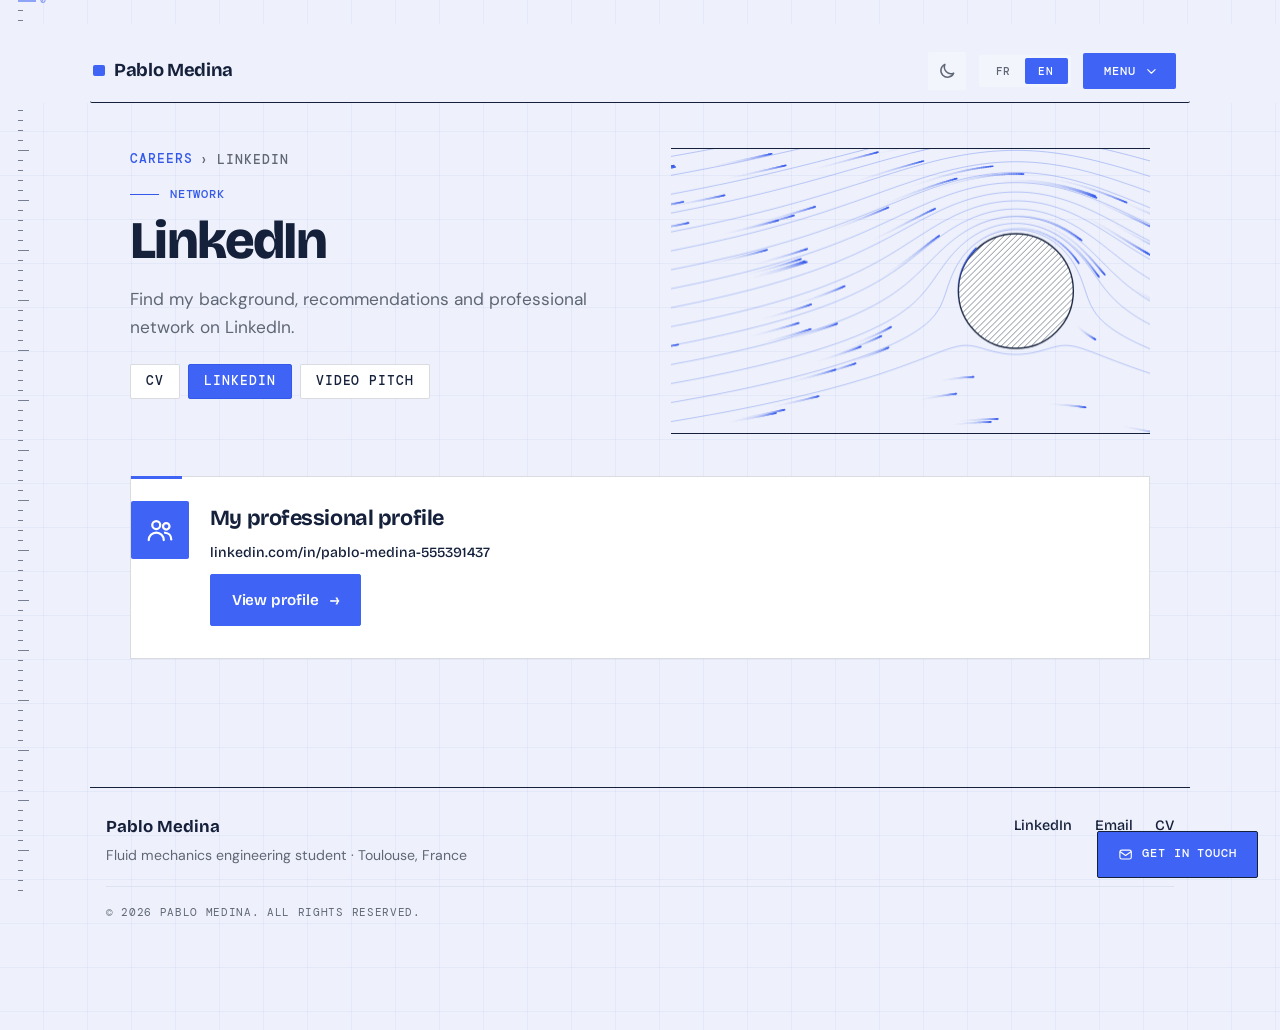
<file: linkedin.html>
<!DOCTYPE html>
<html lang="fr">
<head>
<meta charset="UTF-8">
<meta name="viewport" content="width=device-width, initial-scale=1.0">
<script>try{if(localStorage.getItem('portfolio-theme')==='dark')document.documentElement.setAttribute('data-theme','dark')}catch(e){}
try{if(localStorage.getItem('portfolio-lang-v2')!=='fr'){document.documentElement.className+=' i18n-wait';setTimeout(function(){document.documentElement.className=document.documentElement.className.replace(' i18n-wait','')},1500)}}catch(e){}</script>
<style>.i18n-wait body{visibility:hidden}</style>
<title data-i18n="title_linkedin">LinkedIn — Pablo Medina</title>
<meta name="description" content="E-portfolio of Pablo Medina, fluid mechanics engineering student at ENSEEIHT: training and TIPE project, international mobility, career direction and sport.">
<meta property="og:type" content="website">
<meta property="og:site_name" content="Pablo Medina">
<meta property="og:title" content="Pablo Medina — E-portfolio">
<meta property="og:description" content="Fluid mechanics engineering student at ENSEEIHT. Training and TIPE project, international mobility, career direction and sport.">
<meta property="og:url" content="https://pablomdn.github.io/eportfolio-n7/linkedin.html">
<meta property="og:image" content="https://pablomdn.github.io/eportfolio-n7/og-image.png">
<meta property="og:image:width" content="1200">
<meta property="og:image:height" content="630">
<meta property="og:locale" content="en_US">
<meta property="og:locale:alternate" content="fr_FR">
<meta name="twitter:card" content="summary_large_image">
<meta name="theme-color" content="#3E63F5">
<link rel="preconnect" href="https://fonts.googleapis.com">
<link rel="preconnect" href="https://fonts.gstatic.com" crossorigin>
<link href="https://fonts.googleapis.com/css2?family=Bricolage+Grotesque:opsz,wght@12..96,500;12..96,600;12..96,700;12..96,800&family=DM+Sans:wght@400;500;600&family=DM+Mono:wght@400;500&display=swap" rel="stylesheet">
<link rel="stylesheet" href="style.css">
</head>
<body>

<header class="site-header">
  <div class="bar">
    <div class="logo"><a href="index.html">Pablo Medina</a></div>
    <div class="bar-right">
      <button type="button" class="theme-btn" aria-pressed="false"><svg class="i moon" viewBox="0 0 24 24" aria-hidden="true"><path d="M20 14.5A8 8 0 0 1 9.5 4a8 8 0 1 0 10.5 10.5z"/></svg><svg class="i sun" viewBox="0 0 24 24" aria-hidden="true"><circle cx="12" cy="12" r="4"/><path d="M12 2.5v2M12 19.5v2M4.6 4.6L6 6M18 18l1.4 1.4M2.5 12h2M19.5 12h2M4.6 19.4L6 18M18 6l1.4-1.4"/></svg><span class="sr-only" data-i18n="theme_label">Mode sombre</span></button>
      <div class="lang-switch" role="group" aria-label="Langue / Language"><button type="button" data-lang="fr" class="active" aria-pressed="true">FR</button><button type="button" data-lang="en" aria-pressed="false">EN</button></div>
      <button type="button" class="menu-btn" aria-expanded="false" aria-controls="menu-panel"><span data-i18n="menu_label">Menu</span><svg class="i" viewBox="0 0 24 24" aria-hidden="true"><path d="M6 9l6 6 6-6"/></svg></button>
    </div>
  </div>
  <nav id="menu-panel" class="menu-panel" hidden aria-label="Navigation">
    <ul class="menu-grid">
      <li><a class="menu-item" href="index.html"><span class="ico"><svg class="i" viewBox="0 0 24 24" aria-hidden="true"><path d="M3 11l9-8 9 8"/><path d="M5 10v10h14V10"/><path d="M10 20v-6h4v6"/></svg></span><span class="txt"><strong data-i18n="nav_home">Accueil</strong><span class="d" data-i18n="navd_home">Qui je suis, en un coup d'œil</span></span></a></li>
      <li><a class="menu-item" href="cours.html"><span class="ico"><svg class="i" viewBox="0 0 24 24" aria-hidden="true"><path d="M2 9l10-5 10 5-10 5z"/><path d="M6 11.5V16c0 1.5 3 3 6 3s6-1.5 6-3v-4.5"/></svg></span><span class="txt"><strong data-i18n="nav_courses">Cours d'ingénieur (projets)</strong><span class="d" data-i18n="navd_courses">Ma formation et mon TIPE sur l'amorti en course à pied</span></span></a></li>
      <li><a class="menu-item" href="civique.html"><span class="ico"><svg class="i" viewBox="0 0 24 24" aria-hidden="true"><path d="M12 20s-7-4.4-7-10a4 4 0 0 1 7-2.6A4 4 0 0 1 19 10c0 5.6-7 10-7 10z"/></svg></span><span class="txt"><strong data-i18n="nav_civic">Engagement citoyen</strong><span class="d" data-i18n="navd_civic">Fresque du Climat, clean walk et prévention HVSS</span></span></a></li>
      <li><a class="menu-item" href="mobilite.html"><span class="ico"><svg class="i" viewBox="0 0 24 24" aria-hidden="true"><circle cx="12" cy="12" r="9"/><path d="M3 12h18"/><path d="M12 3c2.8 3 2.8 15 0 18M12 3c-2.8 3-2.8 15 0 18"/></svg></span><span class="txt"><strong data-i18n="nav_mobility">Mobilité internationale</strong><span class="d" data-i18n="navd_mobility">Trois projets d'études ou de stage à l'étranger</span></span></a></li>
      <li><a class="menu-item" href="careers.html" aria-current="page"><span class="ico"><svg class="i" viewBox="0 0 24 24" aria-hidden="true"><rect x="3" y="7" width="18" height="13" rx="2"/><path d="M9 7V5a2 2 0 0 1 2-2h2a2 2 0 0 1 2 2v2M3 13h18"/></svg></span><span class="txt"><strong data-i18n="nav_careers">Carrière</strong><span class="d" data-i18n="navd_careers">Mon projet professionnel, CV, LinkedIn et pitch</span></span></a></li>
      <li><a class="menu-item" href="sport.html"><span class="ico"><svg class="i" viewBox="0 0 24 24" aria-hidden="true"><path d="M3 12h4l2.5-6 4 12 2.5-6H21"/></svg></span><span class="txt"><strong data-i18n="nav_sport">Sport et centres d'intérêt</strong><span class="d" data-i18n="navd_sport">La course à pied, le vélo et le cinéma</span></span></a></li>
    </ul>
  </nav>
</header>

<main class="page-card pg-linkedin">
  <div class="content">
    <div class="page-head">
      <div class="ph-text">
      <div class="crumb"><a href="careers.html" data-i18n="nav_careers">Carrière</a><span aria-hidden="true">›</span><span data-i18n="nav_linkedin">LinkedIn</span></div>
      <div class="eyebrow" data-i18n="li_eyebrow">Réseau</div>
      <h1 class="page-title" data-i18n="li_h1">LinkedIn</h1>
      <p class="dek" data-i18n="li_dek">Retrouvez mon parcours, mes recommandations et mon réseau professionnel sur LinkedIn.</p>
      <div class="subnav"><a class="chip plain" href="cv.html" data-i18n="nav_cv">CV</a><a class="chip" href="linkedin.html" aria-current="page" data-i18n="nav_linkedin">LinkedIn</a><a class="chip plain" href="pitch.html" data-i18n="nav_pitch">Pitch vidéo</a></div>
      </div>
      <figure class="flowfig head-fig" data-flow="lift"></figure>
    </div>

    <div class="record link-card">
      <div class="big"><svg class="i" viewBox="0 0 24 24" aria-hidden="true"><circle cx="9" cy="8" r="3.2"/><path d="M3 20c0-3.3 2.7-6 6-6s6 2.7 6 6"/><circle cx="17" cy="9" r="2.6"/><path d="M16 14.2c3 .2 5 2.3 5 5.3"/></svg></div>
      <div>
        <h2 data-i18n="li_card_h">Mon profil professionnel</h2>
        <div class="url">linkedin.com/in/pablo-medina-555391437</div>
        <div class="actions" style="margin-top:0.4rem;">
          <a class="btn primary" href="https://www.linkedin.com/in/pablo-medina-555391437" target="_blank" rel="noopener" data-i18n="li_btn">Voir le profil</a>
        </div>
      </div>
    </div>
  </div>
</main>

<footer class="site-footer">
  <div class="foot-main">
    <div>
      <div class="foot-name">Pablo Medina</div>
      <p data-i18n="foot_tag">Étudiant en ingénierie de mécanique des fluides · Toulouse, France</p>
    </div>
    <div class="foot-links">
      <a href="https://www.linkedin.com/in/pablo-medina-555391437" target="_blank" rel="noopener">LinkedIn</a>
      <a href="mailto:pablo.medina.perso@gmail.com" data-i18n="email_label">Email</a>
      <a href="cv.html" data-i18n="nav_cv">CV</a>
    </div>
  </div>
  <p class="foot-copy" data-i18n="foot_copy">© 2026 Pablo Medina. Tous droits réservés.</p>
</footer>
<a class="fab" href="mailto:pablo.medina.perso@gmail.com?subject=Contact%20via%20ton%20portfolio" aria-label="Contact" aria-haspopup="true"><svg class="i" viewBox="0 0 24 24" aria-hidden="true"><rect x="3" y="5" width="18" height="14" rx="3"/><path d="M3.5 7.5l8.5 6 8.5-6"/></svg><span data-i18n="fab_label">Me contacter</span></a>
<div class="fab-pop" hidden><p data-i18n="fab_write">Écris-moi à</p><strong class="addr">pablo.medina.perso@gmail.com</strong><div class="fab-actions"><button type="button" class="copy"><span class="t1" data-i18n="fab_copy">Copier l'adresse</span><span class="t2" data-i18n="fab_copied">Copié !</span></button><a href="https://mail.google.com/mail/?view=cm&amp;fs=1&amp;to=pablo.medina.perso@gmail.com&amp;su=Contact%20via%20ton%20portfolio" target="_blank" rel="noopener" data-i18n="fab_gmail">Ouvrir Gmail</a><a href="mailto:pablo.medina.perso@gmail.com?subject=Contact%20via%20ton%20portfolio" data-i18n="fab_app">Application mail</a></div></div>

<script src="menu.js"></script>
<script src="effects.js"></script>
<script src="flow.js"></script>
<script src="i18n.js"></script>
</body>
</html>
</file>
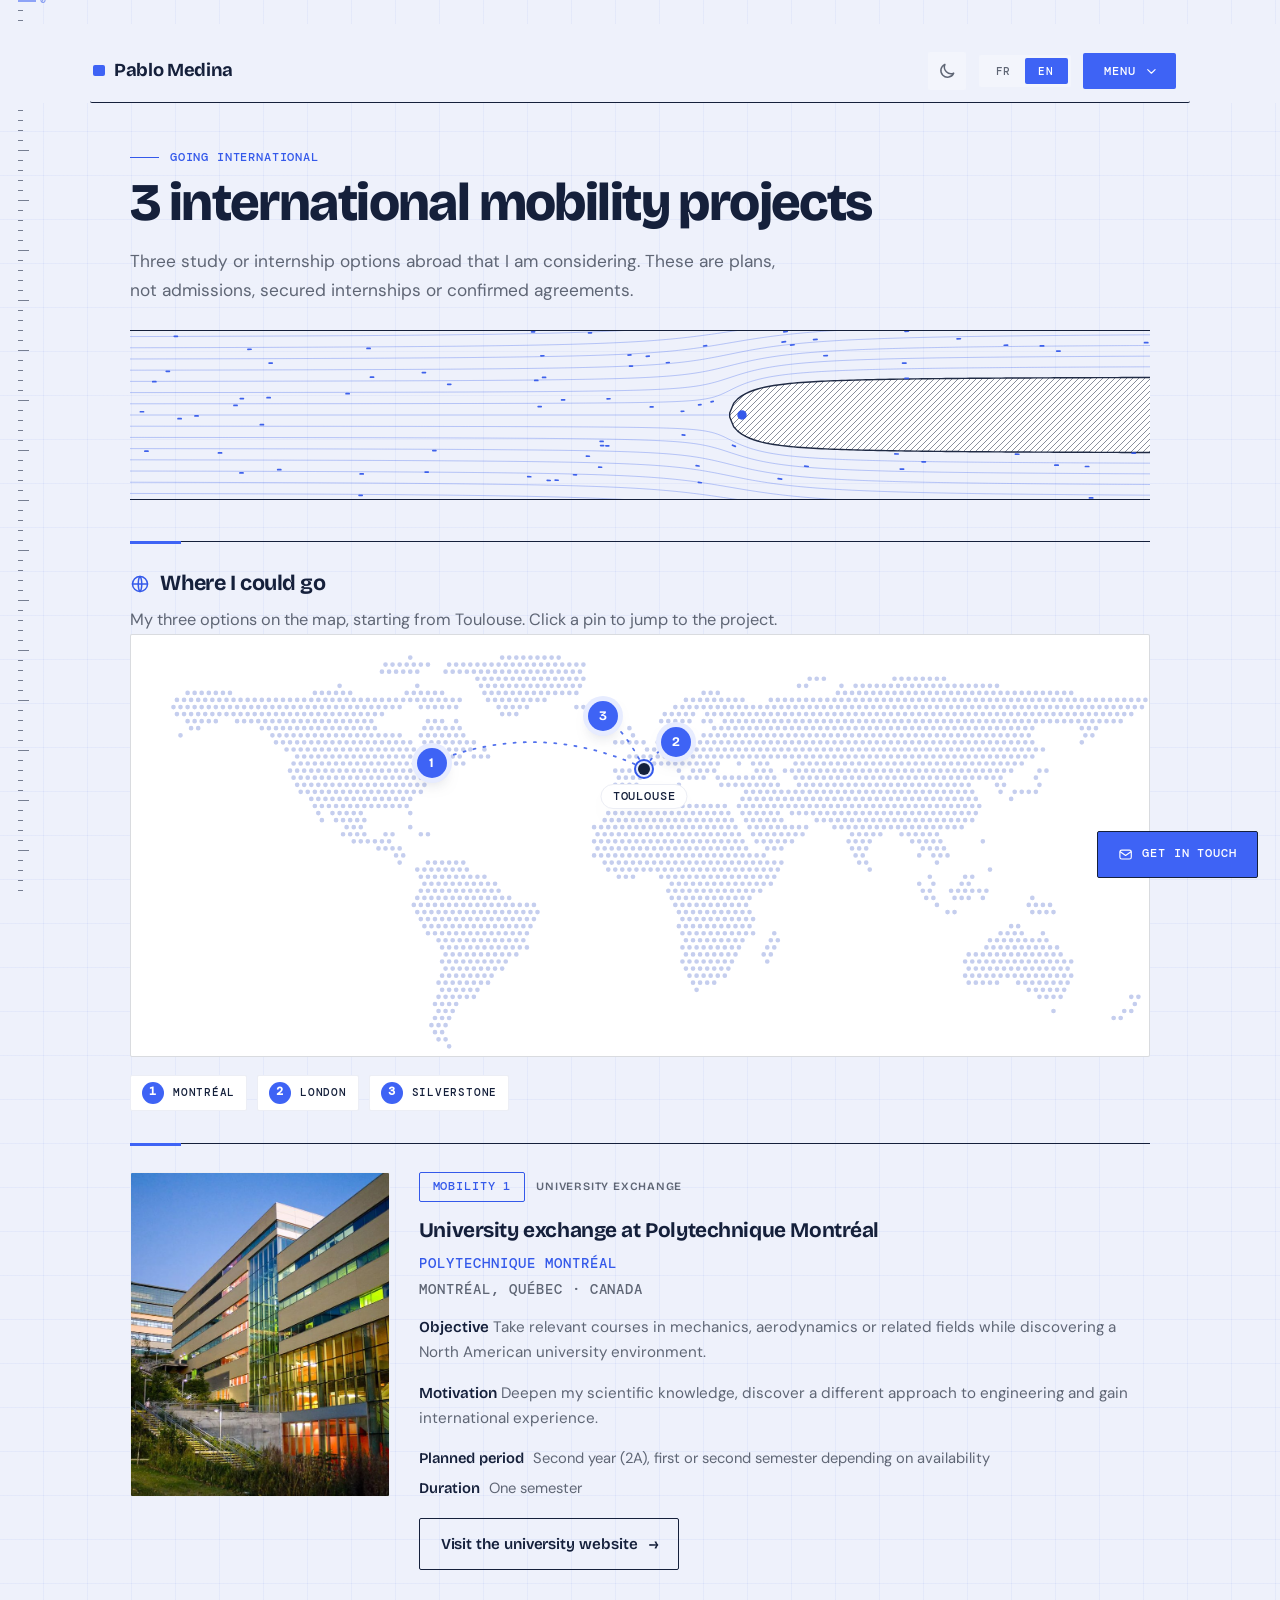
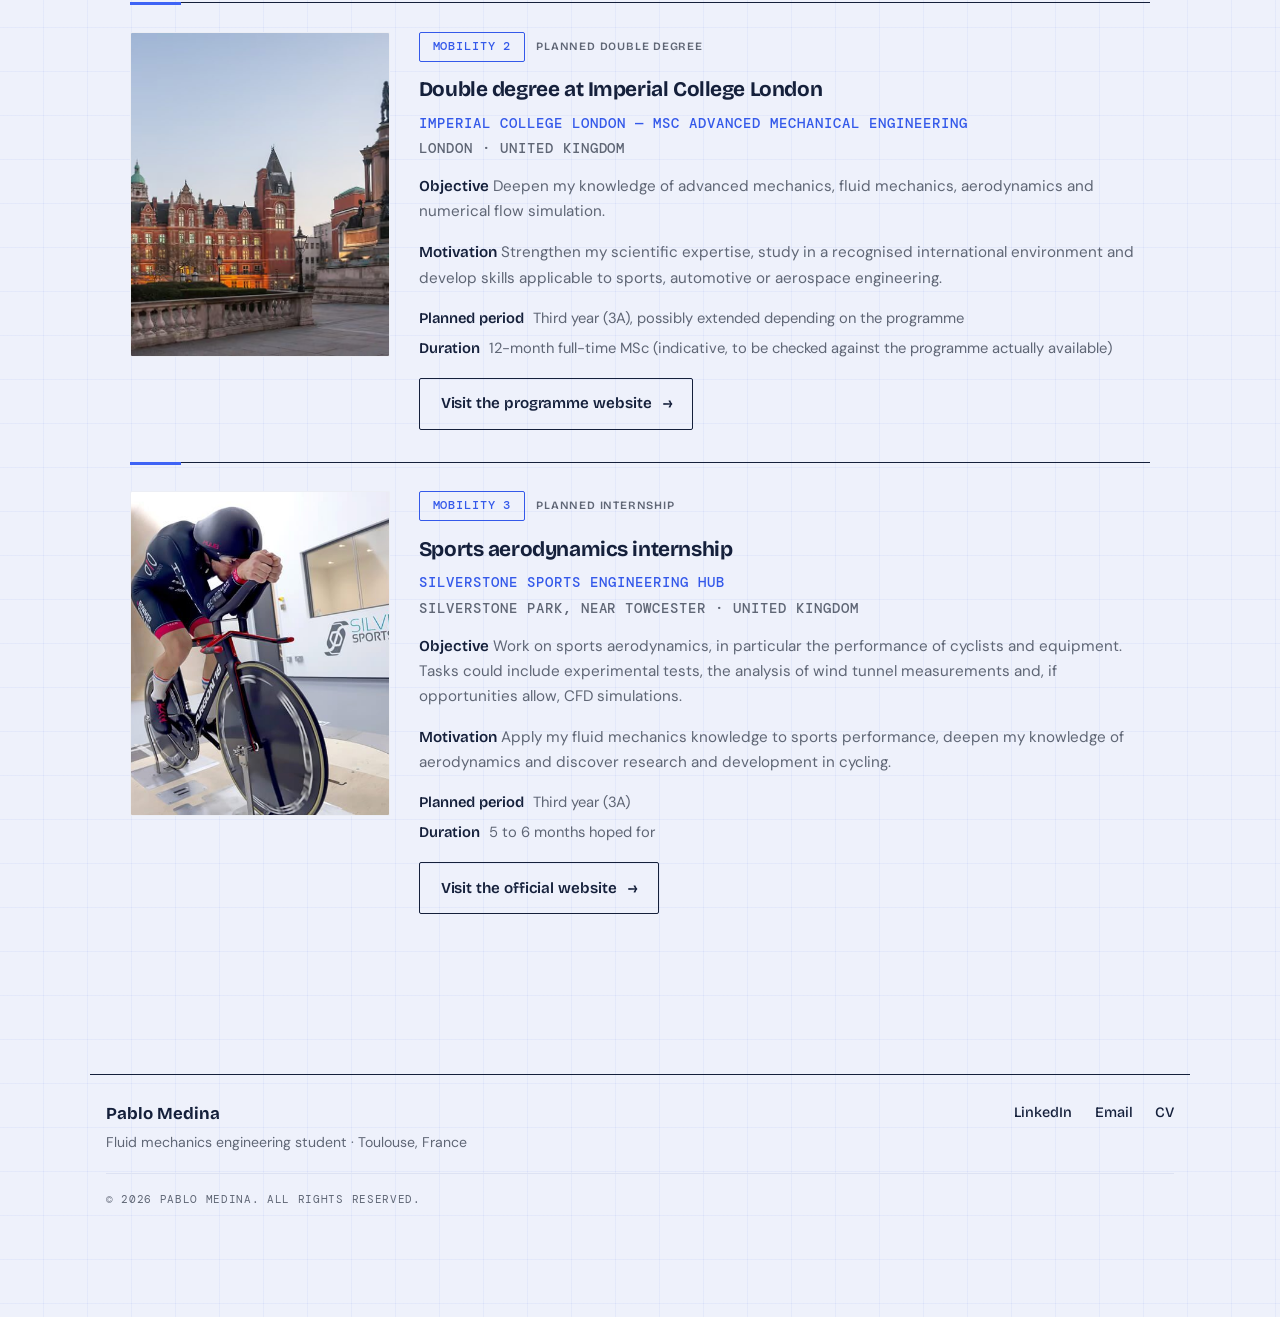
<file: mobilite.html>
<!DOCTYPE html>
<html lang="fr">
<head>
<meta charset="UTF-8">
<meta name="viewport" content="width=device-width, initial-scale=1.0">
<script>try{if(localStorage.getItem('portfolio-theme')==='dark')document.documentElement.setAttribute('data-theme','dark')}catch(e){}
try{if(localStorage.getItem('portfolio-lang-v2')!=='fr'){document.documentElement.className+=' i18n-wait';setTimeout(function(){document.documentElement.className=document.documentElement.className.replace(' i18n-wait','')},1500)}}catch(e){}</script>
<style>.i18n-wait body{visibility:hidden}</style>
<title data-i18n="title_mobility">Mobilité internationale — Pablo Medina</title>
<meta name="description" content="E-portfolio of Pablo Medina, fluid mechanics engineering student at ENSEEIHT: training and TIPE project, international mobility, career direction and sport.">
<meta property="og:type" content="website">
<meta property="og:site_name" content="Pablo Medina">
<meta property="og:title" content="Pablo Medina — E-portfolio">
<meta property="og:description" content="Fluid mechanics engineering student at ENSEEIHT. Training and TIPE project, international mobility, career direction and sport.">
<meta property="og:url" content="https://pablomdn.github.io/eportfolio-n7/mobilite.html">
<meta property="og:image" content="https://pablomdn.github.io/eportfolio-n7/og-image.png">
<meta property="og:image:width" content="1200">
<meta property="og:image:height" content="630">
<meta property="og:locale" content="en_US">
<meta property="og:locale:alternate" content="fr_FR">
<meta name="twitter:card" content="summary_large_image">
<meta name="theme-color" content="#3E63F5">
<link rel="preconnect" href="https://fonts.googleapis.com">
<link rel="preconnect" href="https://fonts.gstatic.com" crossorigin>
<link href="https://fonts.googleapis.com/css2?family=Bricolage+Grotesque:opsz,wght@12..96,500;12..96,600;12..96,700;12..96,800&family=DM+Sans:wght@400;500;600&family=DM+Mono:wght@400;500&display=swap" rel="stylesheet">
<link rel="stylesheet" href="style.css">
</head>
<body>

<header class="site-header">
  <div class="bar">
    <div class="logo"><a href="index.html">Pablo Medina</a></div>
    <div class="bar-right">
      <button type="button" class="theme-btn" aria-pressed="false"><svg class="i moon" viewBox="0 0 24 24" aria-hidden="true"><path d="M20 14.5A8 8 0 0 1 9.5 4a8 8 0 1 0 10.5 10.5z"/></svg><svg class="i sun" viewBox="0 0 24 24" aria-hidden="true"><circle cx="12" cy="12" r="4"/><path d="M12 2.5v2M12 19.5v2M4.6 4.6L6 6M18 18l1.4 1.4M2.5 12h2M19.5 12h2M4.6 19.4L6 18M18 6l1.4-1.4"/></svg><span class="sr-only" data-i18n="theme_label">Mode sombre</span></button>
      <div class="lang-switch" role="group" aria-label="Langue / Language"><button type="button" data-lang="fr" class="active" aria-pressed="true">FR</button><button type="button" data-lang="en" aria-pressed="false">EN</button></div>
      <button type="button" class="menu-btn" aria-expanded="false" aria-controls="menu-panel"><span data-i18n="menu_label">Menu</span><svg class="i" viewBox="0 0 24 24" aria-hidden="true"><path d="M6 9l6 6 6-6"/></svg></button>
    </div>
  </div>
  <nav id="menu-panel" class="menu-panel" hidden aria-label="Navigation">
    <ul class="menu-grid">
      <li><a class="menu-item" href="index.html"><span class="ico"><svg class="i" viewBox="0 0 24 24" aria-hidden="true"><path d="M3 11l9-8 9 8"/><path d="M5 10v10h14V10"/><path d="M10 20v-6h4v6"/></svg></span><span class="txt"><strong data-i18n="nav_home">Accueil</strong><span class="d" data-i18n="navd_home">Qui je suis, en un coup d'œil</span></span></a></li>
      <li><a class="menu-item" href="cours.html"><span class="ico"><svg class="i" viewBox="0 0 24 24" aria-hidden="true"><path d="M2 9l10-5 10 5-10 5z"/><path d="M6 11.5V16c0 1.5 3 3 6 3s6-1.5 6-3v-4.5"/></svg></span><span class="txt"><strong data-i18n="nav_courses">Cours d'ingénieur (projets)</strong><span class="d" data-i18n="navd_courses">Ma formation et mon TIPE sur l'amorti en course à pied</span></span></a></li>
      <li><a class="menu-item" href="civique.html"><span class="ico"><svg class="i" viewBox="0 0 24 24" aria-hidden="true"><path d="M12 20s-7-4.4-7-10a4 4 0 0 1 7-2.6A4 4 0 0 1 19 10c0 5.6-7 10-7 10z"/></svg></span><span class="txt"><strong data-i18n="nav_civic">Engagement citoyen</strong><span class="d" data-i18n="navd_civic">Fresque du Climat, clean walk et prévention HVSS</span></span></a></li>
      <li><a class="menu-item" href="mobilite.html" aria-current="page"><span class="ico"><svg class="i" viewBox="0 0 24 24" aria-hidden="true"><circle cx="12" cy="12" r="9"/><path d="M3 12h18"/><path d="M12 3c2.8 3 2.8 15 0 18M12 3c-2.8 3-2.8 15 0 18"/></svg></span><span class="txt"><strong data-i18n="nav_mobility">Mobilité internationale</strong><span class="d" data-i18n="navd_mobility">Trois projets d'études ou de stage à l'étranger</span></span></a></li>
      <li><a class="menu-item" href="careers.html"><span class="ico"><svg class="i" viewBox="0 0 24 24" aria-hidden="true"><rect x="3" y="7" width="18" height="13" rx="2"/><path d="M9 7V5a2 2 0 0 1 2-2h2a2 2 0 0 1 2 2v2M3 13h18"/></svg></span><span class="txt"><strong data-i18n="nav_careers">Carrière</strong><span class="d" data-i18n="navd_careers">Mon projet professionnel, CV, LinkedIn et pitch</span></span></a></li>
      <li><a class="menu-item" href="sport.html"><span class="ico"><svg class="i" viewBox="0 0 24 24" aria-hidden="true"><path d="M3 12h4l2.5-6 4 12 2.5-6H21"/></svg></span><span class="txt"><strong data-i18n="nav_sport">Sport et centres d'intérêt</strong><span class="d" data-i18n="navd_sport">La course à pied, le vélo et le cinéma</span></span></a></li>
    </ul>
  </nav>
</header>

<main class="page-card pg-mobilite">
  <div class="content">
    <div class="page-head">
      <div class="ph-text">
      
      <div class="eyebrow" data-i18n="mob_eyebrow">Ouverture à l'international</div>
      <h1 class="page-title" data-i18n="mob_h1">3 projets de mobilité internationale</h1>
      <p class="dek" data-i18n="mob_dek">Trois pistes d'études ou de stage à l'étranger que j'envisage. Ce sont des projets, pas des admissions, des stages obtenus ou des accords confirmés.</p>
      
      </div>
      <figure class="flowfig head-fig" data-flow="half"></figure>
    </div>

    <div class="record map-card">
      <h2><span class="ico"><svg class="i" viewBox="0 0 24 24" aria-hidden="true"><circle cx="12" cy="12" r="9"/><path d="M3 12h18"/><path d="M12 3c2.8 3 2.8 15 0 18M12 3c-2.8 3-2.8 15 0 18"/></svg></span><span data-i18n="map_h">Où je pourrais aller</span></h2>
      <p style="margin:0.4rem 0 0;" data-i18n="map_hint">Mes trois pistes sur la carte, au départ de Toulouse. Un clic sur une épingle mène au projet.</p>
      <div class="map-view"><div class="worldmap" data-top="84" data-bottom="-58">
        <svg class="land" viewBox="0 0 1000 394.4" preserveAspectRatio="xMidYMid meet" aria-hidden="true"><path d="M274.3 3.5h0M364.6 3.5h0M371.5 3.5h0M378.5 3.5h0M385.4 3.5h0M392.4 3.5h0M399.3 3.5h0M406.2 3.5h0M413.2 3.5h0M420.1 3.5h0M250.0 10.4h0M256.9 10.4h0M263.9 10.4h0M270.8 10.4h0M277.8 10.4h0M284.7 10.4h0M291.7 10.4h0M312.5 10.4h0M319.4 10.4h0M326.4 10.4h0M333.3 10.4h0M340.3 10.4h0M347.2 10.4h0M354.2 10.4h0M361.1 10.4h0M368.1 10.4h0M375.0 10.4h0M381.9 10.4h0M388.9 10.4h0M395.8 10.4h0M402.8 10.4h0M409.7 10.4h0M416.7 10.4h0M423.6 10.4h0M430.6 10.4h0M437.5 10.4h0M444.4 10.4h0M246.5 17.4h0M253.5 17.4h0M260.4 17.4h0M267.4 17.4h0M274.3 17.4h0M281.2 17.4h0M309.0 17.4h0M316.0 17.4h0M322.9 17.4h0M329.9 17.4h0M336.8 17.4h0M343.8 17.4h0M350.7 17.4h0M357.6 17.4h0M364.6 17.4h0M371.5 17.4h0M378.5 17.4h0M385.4 17.4h0M392.4 17.4h0M399.3 17.4h0M406.2 17.4h0M413.2 17.4h0M420.1 17.4h0M427.1 17.4h0M434.0 17.4h0M441.0 17.4h0M340.3 24.3h0M347.2 24.3h0M354.2 24.3h0M361.1 24.3h0M368.1 24.3h0M375.0 24.3h0M381.9 24.3h0M388.9 24.3h0M395.8 24.3h0M402.8 24.3h0M409.7 24.3h0M416.7 24.3h0M423.6 24.3h0M430.6 24.3h0M437.5 24.3h0M444.4 24.3h0M666.7 24.3h0M673.6 24.3h0M680.6 24.3h0M750.0 24.3h0M756.9 24.3h0M763.9 24.3h0M770.8 24.3h0M777.8 24.3h0M784.7 24.3h0M791.7 24.3h0M798.6 24.3h0M204.9 31.3h0M281.2 31.3h0M343.8 31.3h0M350.7 31.3h0M357.6 31.3h0M364.6 31.3h0M371.5 31.3h0M378.5 31.3h0M385.4 31.3h0M392.4 31.3h0M399.3 31.3h0M406.2 31.3h0M413.2 31.3h0M420.1 31.3h0M427.1 31.3h0M434.0 31.3h0M441.0 31.3h0M656.2 31.3h0M663.2 31.3h0M697.9 31.3h0M711.8 31.3h0M718.8 31.3h0M725.7 31.3h0M732.6 31.3h0M739.6 31.3h0M746.5 31.3h0M753.5 31.3h0M760.4 31.3h0M767.4 31.3h0M774.3 31.3h0M781.2 31.3h0M788.2 31.3h0M795.1 31.3h0M802.1 31.3h0M809.0 31.3h0M816.0 31.3h0M822.9 31.3h0M829.9 31.3h0M836.8 31.3h0M843.8 31.3h0M850.7 31.3h0M55.6 38.2h0M62.5 38.2h0M69.4 38.2h0M76.4 38.2h0M83.3 38.2h0M90.3 38.2h0M97.2 38.2h0M180.6 38.2h0M187.5 38.2h0M194.4 38.2h0M201.4 38.2h0M208.3 38.2h0M215.3 38.2h0M270.8 38.2h0M277.8 38.2h0M284.7 38.2h0M291.7 38.2h0M298.6 38.2h0M305.6 38.2h0M347.2 38.2h0M354.2 38.2h0M361.1 38.2h0M368.1 38.2h0M375.0 38.2h0M381.9 38.2h0M388.9 38.2h0M395.8 38.2h0M402.8 38.2h0M409.7 38.2h0M416.7 38.2h0M423.6 38.2h0M430.6 38.2h0M437.5 38.2h0M562.5 38.2h0M569.4 38.2h0M576.4 38.2h0M694.4 38.2h0M701.4 38.2h0M708.3 38.2h0M715.3 38.2h0M722.2 38.2h0M729.2 38.2h0M736.1 38.2h0M743.1 38.2h0M750.0 38.2h0M756.9 38.2h0M763.9 38.2h0M770.8 38.2h0M777.8 38.2h0M784.7 38.2h0M791.7 38.2h0M798.6 38.2h0M805.6 38.2h0M812.5 38.2h0M819.4 38.2h0M826.4 38.2h0M833.3 38.2h0M840.3 38.2h0M847.2 38.2h0M854.2 38.2h0M861.1 38.2h0M868.1 38.2h0M875.0 38.2h0M881.9 38.2h0M888.9 38.2h0M895.8 38.2h0M902.8 38.2h0M909.7 38.2h0M916.7 38.2h0M923.6 38.2h0M45.1 45.1h0M52.1 45.1h0M59.0 45.1h0M66.0 45.1h0M72.9 45.1h0M79.9 45.1h0M86.8 45.1h0M93.8 45.1h0M100.7 45.1h0M107.6 45.1h0M114.6 45.1h0M121.5 45.1h0M128.5 45.1h0M135.4 45.1h0M142.4 45.1h0M149.3 45.1h0M156.2 45.1h0M163.2 45.1h0M170.1 45.1h0M177.1 45.1h0M184.0 45.1h0M191.0 45.1h0M197.9 45.1h0M204.9 45.1h0M211.8 45.1h0M218.8 45.1h0M225.7 45.1h0M232.6 45.1h0M239.6 45.1h0M246.5 45.1h0M253.5 45.1h0M260.4 45.1h0M267.4 45.1h0M274.3 45.1h0M281.2 45.1h0M288.2 45.1h0M295.1 45.1h0M302.1 45.1h0M309.0 45.1h0M316.0 45.1h0M322.9 45.1h0M350.7 45.1h0M357.6 45.1h0M364.6 45.1h0M371.5 45.1h0M378.5 45.1h0M385.4 45.1h0M392.4 45.1h0M399.3 45.1h0M406.2 45.1h0M545.1 45.1h0M552.1 45.1h0M559.0 45.1h0M566.0 45.1h0M572.9 45.1h0M579.9 45.1h0M586.8 45.1h0M593.8 45.1h0M600.7 45.1h0M628.5 45.1h0M635.4 45.1h0M642.4 45.1h0M649.3 45.1h0M656.2 45.1h0M663.2 45.1h0M670.1 45.1h0M677.1 45.1h0M684.0 45.1h0M691.0 45.1h0M697.9 45.1h0M704.9 45.1h0M711.8 45.1h0M718.8 45.1h0M725.7 45.1h0M732.6 45.1h0M739.6 45.1h0M746.5 45.1h0M753.5 45.1h0M760.4 45.1h0M767.4 45.1h0M774.3 45.1h0M781.2 45.1h0M788.2 45.1h0M795.1 45.1h0M802.1 45.1h0M809.0 45.1h0M816.0 45.1h0M822.9 45.1h0M829.9 45.1h0M836.8 45.1h0M843.8 45.1h0M850.7 45.1h0M857.6 45.1h0M864.6 45.1h0M871.5 45.1h0M878.5 45.1h0M885.4 45.1h0M892.4 45.1h0M899.3 45.1h0M906.2 45.1h0M913.2 45.1h0M920.1 45.1h0M927.1 45.1h0M934.0 45.1h0M941.0 45.1h0M947.9 45.1h0M954.9 45.1h0M961.8 45.1h0M968.8 45.1h0M975.7 45.1h0M982.6 45.1h0M989.6 45.1h0M996.5 45.1h0M41.7 52.1h0M48.6 52.1h0M55.6 52.1h0M62.5 52.1h0M69.4 52.1h0M76.4 52.1h0M83.3 52.1h0M90.3 52.1h0M97.2 52.1h0M104.2 52.1h0M111.1 52.1h0M118.1 52.1h0M125.0 52.1h0M131.9 52.1h0M138.9 52.1h0M145.8 52.1h0M152.8 52.1h0M159.7 52.1h0M166.7 52.1h0M173.6 52.1h0M180.6 52.1h0M187.5 52.1h0M194.4 52.1h0M201.4 52.1h0M208.3 52.1h0M215.3 52.1h0M222.2 52.1h0M229.2 52.1h0M236.1 52.1h0M243.1 52.1h0M250.0 52.1h0M256.9 52.1h0M263.9 52.1h0M284.7 52.1h0M291.7 52.1h0M298.6 52.1h0M305.6 52.1h0M312.5 52.1h0M319.4 52.1h0M361.1 52.1h0M368.1 52.1h0M375.0 52.1h0M381.9 52.1h0M388.9 52.1h0M437.5 52.1h0M444.4 52.1h0M451.4 52.1h0M458.3 52.1h0M534.7 52.1h0M541.7 52.1h0M548.6 52.1h0M555.6 52.1h0M562.5 52.1h0M569.4 52.1h0M576.4 52.1h0M583.3 52.1h0M590.3 52.1h0M597.2 52.1h0M604.2 52.1h0M611.1 52.1h0M618.1 52.1h0M625.0 52.1h0M631.9 52.1h0M638.9 52.1h0M645.8 52.1h0M652.8 52.1h0M659.7 52.1h0M666.7 52.1h0M673.6 52.1h0M680.6 52.1h0M687.5 52.1h0M694.4 52.1h0M701.4 52.1h0M708.3 52.1h0M715.3 52.1h0M722.2 52.1h0M729.2 52.1h0M736.1 52.1h0M743.1 52.1h0M750.0 52.1h0M756.9 52.1h0M763.9 52.1h0M770.8 52.1h0M777.8 52.1h0M784.7 52.1h0M791.7 52.1h0M798.6 52.1h0M805.6 52.1h0M812.5 52.1h0M819.4 52.1h0M826.4 52.1h0M833.3 52.1h0M840.3 52.1h0M847.2 52.1h0M854.2 52.1h0M861.1 52.1h0M868.1 52.1h0M875.0 52.1h0M881.9 52.1h0M888.9 52.1h0M895.8 52.1h0M902.8 52.1h0M909.7 52.1h0M916.7 52.1h0M923.6 52.1h0M930.6 52.1h0M937.5 52.1h0M944.4 52.1h0M951.4 52.1h0M958.3 52.1h0M965.3 52.1h0M972.2 52.1h0M979.2 52.1h0M986.1 52.1h0M993.1 52.1h0M45.1 59.0h0M52.1 59.0h0M59.0 59.0h0M66.0 59.0h0M72.9 59.0h0M79.9 59.0h0M86.8 59.0h0M93.8 59.0h0M100.7 59.0h0M107.6 59.0h0M114.6 59.0h0M121.5 59.0h0M128.5 59.0h0M135.4 59.0h0M142.4 59.0h0M149.3 59.0h0M156.2 59.0h0M163.2 59.0h0M170.1 59.0h0M177.1 59.0h0M184.0 59.0h0M191.0 59.0h0M197.9 59.0h0M204.9 59.0h0M211.8 59.0h0M218.8 59.0h0M225.7 59.0h0M232.6 59.0h0M239.6 59.0h0M246.5 59.0h0M364.6 59.0h0M371.5 59.0h0M378.5 59.0h0M524.3 59.0h0M531.2 59.0h0M538.2 59.0h0M545.1 59.0h0M552.1 59.0h0M566.0 59.0h0M572.9 59.0h0M579.9 59.0h0M586.8 59.0h0M593.8 59.0h0M600.7 59.0h0M607.6 59.0h0M614.6 59.0h0M621.5 59.0h0M628.5 59.0h0M635.4 59.0h0M642.4 59.0h0M649.3 59.0h0M656.2 59.0h0M663.2 59.0h0M670.1 59.0h0M677.1 59.0h0M684.0 59.0h0M691.0 59.0h0M697.9 59.0h0M704.9 59.0h0M711.8 59.0h0M718.8 59.0h0M725.7 59.0h0M732.6 59.0h0M739.6 59.0h0M746.5 59.0h0M753.5 59.0h0M760.4 59.0h0M767.4 59.0h0M774.3 59.0h0M781.2 59.0h0M788.2 59.0h0M795.1 59.0h0M802.1 59.0h0M809.0 59.0h0M816.0 59.0h0M822.9 59.0h0M829.9 59.0h0M836.8 59.0h0M843.8 59.0h0M850.7 59.0h0M857.6 59.0h0M864.6 59.0h0M871.5 59.0h0M878.5 59.0h0M885.4 59.0h0M892.4 59.0h0M899.3 59.0h0M906.2 59.0h0M913.2 59.0h0M920.1 59.0h0M927.1 59.0h0M934.0 59.0h0M941.0 59.0h0M947.9 59.0h0M954.9 59.0h0M961.8 59.0h0M968.8 59.0h0M975.7 59.0h0M982.6 59.0h0M55.6 66.0h0M62.5 66.0h0M69.4 66.0h0M76.4 66.0h0M83.3 66.0h0M104.2 66.0h0M111.1 66.0h0M118.1 66.0h0M125.0 66.0h0M131.9 66.0h0M138.9 66.0h0M145.8 66.0h0M152.8 66.0h0M159.7 66.0h0M166.7 66.0h0M173.6 66.0h0M180.6 66.0h0M187.5 66.0h0M194.4 66.0h0M201.4 66.0h0M208.3 66.0h0M215.3 66.0h0M222.2 66.0h0M229.2 66.0h0M236.1 66.0h0M291.7 66.0h0M298.6 66.0h0M305.6 66.0h0M319.4 66.0h0M520.8 66.0h0M527.8 66.0h0M534.7 66.0h0M541.7 66.0h0M548.6 66.0h0M562.5 66.0h0M569.4 66.0h0M583.3 66.0h0M590.3 66.0h0M597.2 66.0h0M604.2 66.0h0M611.1 66.0h0M618.1 66.0h0M625.0 66.0h0M631.9 66.0h0M638.9 66.0h0M645.8 66.0h0M652.8 66.0h0M659.7 66.0h0M666.7 66.0h0M673.6 66.0h0M680.6 66.0h0M687.5 66.0h0M694.4 66.0h0M701.4 66.0h0M708.3 66.0h0M715.3 66.0h0M722.2 66.0h0M729.2 66.0h0M736.1 66.0h0M743.1 66.0h0M750.0 66.0h0M756.9 66.0h0M763.9 66.0h0M770.8 66.0h0M777.8 66.0h0M784.7 66.0h0M791.7 66.0h0M798.6 66.0h0M805.6 66.0h0M812.5 66.0h0M819.4 66.0h0M826.4 66.0h0M833.3 66.0h0M840.3 66.0h0M847.2 66.0h0M854.2 66.0h0M861.1 66.0h0M868.1 66.0h0M875.0 66.0h0M881.9 66.0h0M888.9 66.0h0M895.8 66.0h0M902.8 66.0h0M909.7 66.0h0M916.7 66.0h0M923.6 66.0h0M930.6 66.0h0M937.5 66.0h0M944.4 66.0h0M951.4 66.0h0M958.3 66.0h0M965.3 66.0h0M972.2 66.0h0M59.0 72.9h0M66.0 72.9h0M128.5 72.9h0M135.4 72.9h0M142.4 72.9h0M149.3 72.9h0M156.2 72.9h0M163.2 72.9h0M170.1 72.9h0M177.1 72.9h0M184.0 72.9h0M191.0 72.9h0M197.9 72.9h0M204.9 72.9h0M211.8 72.9h0M218.8 72.9h0M225.7 72.9h0M232.6 72.9h0M239.6 72.9h0M288.2 72.9h0M295.1 72.9h0M302.1 72.9h0M309.0 72.9h0M316.0 72.9h0M322.9 72.9h0M489.6 72.9h0M538.2 72.9h0M545.1 72.9h0M572.9 72.9h0M579.9 72.9h0M586.8 72.9h0M593.8 72.9h0M600.7 72.9h0M607.6 72.9h0M614.6 72.9h0M621.5 72.9h0M628.5 72.9h0M635.4 72.9h0M642.4 72.9h0M649.3 72.9h0M656.2 72.9h0M663.2 72.9h0M670.1 72.9h0M677.1 72.9h0M684.0 72.9h0M691.0 72.9h0M697.9 72.9h0M704.9 72.9h0M711.8 72.9h0M718.8 72.9h0M725.7 72.9h0M732.6 72.9h0M739.6 72.9h0M746.5 72.9h0M753.5 72.9h0M760.4 72.9h0M767.4 72.9h0M774.3 72.9h0M781.2 72.9h0M788.2 72.9h0M795.1 72.9h0M802.1 72.9h0M809.0 72.9h0M816.0 72.9h0M822.9 72.9h0M829.9 72.9h0M836.8 72.9h0M843.8 72.9h0M850.7 72.9h0M857.6 72.9h0M864.6 72.9h0M871.5 72.9h0M878.5 72.9h0M885.4 72.9h0M934.0 72.9h0M941.0 72.9h0M947.9 72.9h0M48.6 79.9h0M138.9 79.9h0M145.8 79.9h0M152.8 79.9h0M159.7 79.9h0M166.7 79.9h0M173.6 79.9h0M180.6 79.9h0M187.5 79.9h0M194.4 79.9h0M201.4 79.9h0M208.3 79.9h0M215.3 79.9h0M222.2 79.9h0M229.2 79.9h0M236.1 79.9h0M243.1 79.9h0M250.0 79.9h0M256.9 79.9h0M263.9 79.9h0M284.7 79.9h0M291.7 79.9h0M298.6 79.9h0M305.6 79.9h0M312.5 79.9h0M319.4 79.9h0M326.4 79.9h0M493.1 79.9h0M527.8 79.9h0M562.5 79.9h0M569.4 79.9h0M576.4 79.9h0M583.3 79.9h0M590.3 79.9h0M597.2 79.9h0M604.2 79.9h0M611.1 79.9h0M618.1 79.9h0M625.0 79.9h0M631.9 79.9h0M638.9 79.9h0M645.8 79.9h0M652.8 79.9h0M659.7 79.9h0M666.7 79.9h0M673.6 79.9h0M680.6 79.9h0M687.5 79.9h0M694.4 79.9h0M701.4 79.9h0M708.3 79.9h0M715.3 79.9h0M722.2 79.9h0M729.2 79.9h0M736.1 79.9h0M743.1 79.9h0M750.0 79.9h0M756.9 79.9h0M763.9 79.9h0M770.8 79.9h0M777.8 79.9h0M784.7 79.9h0M791.7 79.9h0M798.6 79.9h0M805.6 79.9h0M812.5 79.9h0M819.4 79.9h0M826.4 79.9h0M833.3 79.9h0M840.3 79.9h0M847.2 79.9h0M854.2 79.9h0M861.1 79.9h0M868.1 79.9h0M875.0 79.9h0M881.9 79.9h0M937.5 79.9h0M944.4 79.9h0M142.4 86.8h0M149.3 86.8h0M156.2 86.8h0M163.2 86.8h0M170.1 86.8h0M177.1 86.8h0M184.0 86.8h0M191.0 86.8h0M197.9 86.8h0M204.9 86.8h0M211.8 86.8h0M218.8 86.8h0M225.7 86.8h0M232.6 86.8h0M239.6 86.8h0M246.5 86.8h0M253.5 86.8h0M260.4 86.8h0M267.4 86.8h0M274.3 86.8h0M288.2 86.8h0M295.1 86.8h0M302.1 86.8h0M309.0 86.8h0M316.0 86.8h0M322.9 86.8h0M329.9 86.8h0M336.8 86.8h0M475.7 86.8h0M482.6 86.8h0M489.6 86.8h0M496.5 86.8h0M503.5 86.8h0M517.4 86.8h0M524.3 86.8h0M531.2 86.8h0M538.2 86.8h0M545.1 86.8h0M552.1 86.8h0M559.0 86.8h0M566.0 86.8h0M572.9 86.8h0M579.9 86.8h0M586.8 86.8h0M593.8 86.8h0M600.7 86.8h0M607.6 86.8h0M614.6 86.8h0M621.5 86.8h0M628.5 86.8h0M635.4 86.8h0M642.4 86.8h0M649.3 86.8h0M656.2 86.8h0M663.2 86.8h0M670.1 86.8h0M677.1 86.8h0M684.0 86.8h0M691.0 86.8h0M697.9 86.8h0M704.9 86.8h0M711.8 86.8h0M718.8 86.8h0M725.7 86.8h0M732.6 86.8h0M739.6 86.8h0M746.5 86.8h0M753.5 86.8h0M760.4 86.8h0M767.4 86.8h0M774.3 86.8h0M781.2 86.8h0M788.2 86.8h0M795.1 86.8h0M802.1 86.8h0M809.0 86.8h0M816.0 86.8h0M822.9 86.8h0M829.9 86.8h0M836.8 86.8h0M843.8 86.8h0M850.7 86.8h0M857.6 86.8h0M864.6 86.8h0M871.5 86.8h0M878.5 86.8h0M885.4 86.8h0M934.0 86.8h0M152.8 93.8h0M159.7 93.8h0M166.7 93.8h0M173.6 93.8h0M180.6 93.8h0M187.5 93.8h0M194.4 93.8h0M201.4 93.8h0M208.3 93.8h0M215.3 93.8h0M222.2 93.8h0M229.2 93.8h0M236.1 93.8h0M243.1 93.8h0M250.0 93.8h0M256.9 93.8h0M263.9 93.8h0M270.8 93.8h0M277.8 93.8h0M284.7 93.8h0M291.7 93.8h0M298.6 93.8h0M305.6 93.8h0M312.5 93.8h0M319.4 93.8h0M326.4 93.8h0M333.3 93.8h0M347.2 93.8h0M506.9 93.8h0M513.9 93.8h0M520.8 93.8h0M527.8 93.8h0M534.7 93.8h0M541.7 93.8h0M548.6 93.8h0M555.6 93.8h0M562.5 93.8h0M569.4 93.8h0M576.4 93.8h0M583.3 93.8h0M590.3 93.8h0M597.2 93.8h0M604.2 93.8h0M611.1 93.8h0M618.1 93.8h0M625.0 93.8h0M631.9 93.8h0M638.9 93.8h0M645.8 93.8h0M652.8 93.8h0M659.7 93.8h0M666.7 93.8h0M673.6 93.8h0M680.6 93.8h0M687.5 93.8h0M694.4 93.8h0M701.4 93.8h0M708.3 93.8h0M715.3 93.8h0M722.2 93.8h0M729.2 93.8h0M736.1 93.8h0M743.1 93.8h0M750.0 93.8h0M756.9 93.8h0M763.9 93.8h0M770.8 93.8h0M777.8 93.8h0M784.7 93.8h0M791.7 93.8h0M798.6 93.8h0M805.6 93.8h0M812.5 93.8h0M819.4 93.8h0M826.4 93.8h0M833.3 93.8h0M840.3 93.8h0M847.2 93.8h0M854.2 93.8h0M861.1 93.8h0M868.1 93.8h0M875.0 93.8h0M881.9 93.8h0M888.9 93.8h0M895.8 93.8h0M163.2 100.7h0M170.1 100.7h0M177.1 100.7h0M184.0 100.7h0M191.0 100.7h0M197.9 100.7h0M204.9 100.7h0M211.8 100.7h0M218.8 100.7h0M225.7 100.7h0M232.6 100.7h0M239.6 100.7h0M246.5 100.7h0M253.5 100.7h0M260.4 100.7h0M267.4 100.7h0M274.3 100.7h0M281.2 100.7h0M288.2 100.7h0M295.1 100.7h0M302.1 100.7h0M309.0 100.7h0M316.0 100.7h0M322.9 100.7h0M336.8 100.7h0M343.8 100.7h0M350.7 100.7h0M489.6 100.7h0M496.5 100.7h0M503.5 100.7h0M510.4 100.7h0M517.4 100.7h0M524.3 100.7h0M531.2 100.7h0M538.2 100.7h0M545.1 100.7h0M552.1 100.7h0M559.0 100.7h0M566.0 100.7h0M572.9 100.7h0M579.9 100.7h0M586.8 100.7h0M593.8 100.7h0M600.7 100.7h0M607.6 100.7h0M614.6 100.7h0M621.5 100.7h0M628.5 100.7h0M635.4 100.7h0M642.4 100.7h0M649.3 100.7h0M656.2 100.7h0M663.2 100.7h0M670.1 100.7h0M677.1 100.7h0M684.0 100.7h0M691.0 100.7h0M697.9 100.7h0M704.9 100.7h0M711.8 100.7h0M718.8 100.7h0M725.7 100.7h0M732.6 100.7h0M739.6 100.7h0M746.5 100.7h0M753.5 100.7h0M760.4 100.7h0M767.4 100.7h0M774.3 100.7h0M781.2 100.7h0M788.2 100.7h0M795.1 100.7h0M802.1 100.7h0M809.0 100.7h0M816.0 100.7h0M822.9 100.7h0M829.9 100.7h0M836.8 100.7h0M843.8 100.7h0M850.7 100.7h0M857.6 100.7h0M864.6 100.7h0M871.5 100.7h0M878.5 100.7h0M885.4 100.7h0M159.7 107.6h0M166.7 107.6h0M173.6 107.6h0M180.6 107.6h0M187.5 107.6h0M194.4 107.6h0M201.4 107.6h0M208.3 107.6h0M215.3 107.6h0M222.2 107.6h0M229.2 107.6h0M236.1 107.6h0M243.1 107.6h0M250.0 107.6h0M256.9 107.6h0M263.9 107.6h0M270.8 107.6h0M277.8 107.6h0M284.7 107.6h0M291.7 107.6h0M298.6 107.6h0M305.6 107.6h0M312.5 107.6h0M319.4 107.6h0M326.4 107.6h0M500.0 107.6h0M506.9 107.6h0M513.9 107.6h0M520.8 107.6h0M527.8 107.6h0M534.7 107.6h0M541.7 107.6h0M548.6 107.6h0M555.6 107.6h0M562.5 107.6h0M569.4 107.6h0M576.4 107.6h0M597.2 107.6h0M611.1 107.6h0M618.1 107.6h0M625.0 107.6h0M652.8 107.6h0M659.7 107.6h0M666.7 107.6h0M673.6 107.6h0M680.6 107.6h0M687.5 107.6h0M694.4 107.6h0M701.4 107.6h0M708.3 107.6h0M715.3 107.6h0M722.2 107.6h0M729.2 107.6h0M736.1 107.6h0M743.1 107.6h0M750.0 107.6h0M756.9 107.6h0M763.9 107.6h0M770.8 107.6h0M777.8 107.6h0M784.7 107.6h0M791.7 107.6h0M798.6 107.6h0M805.6 107.6h0M812.5 107.6h0M819.4 107.6h0M826.4 107.6h0M833.3 107.6h0M840.3 107.6h0M847.2 107.6h0M854.2 107.6h0M861.1 107.6h0M868.1 107.6h0M875.0 107.6h0M156.2 114.6h0M163.2 114.6h0M170.1 114.6h0M177.1 114.6h0M184.0 114.6h0M191.0 114.6h0M197.9 114.6h0M204.9 114.6h0M211.8 114.6h0M218.8 114.6h0M225.7 114.6h0M232.6 114.6h0M239.6 114.6h0M246.5 114.6h0M253.5 114.6h0M260.4 114.6h0M267.4 114.6h0M274.3 114.6h0M281.2 114.6h0M288.2 114.6h0M295.1 114.6h0M302.1 114.6h0M309.0 114.6h0M475.7 114.6h0M482.6 114.6h0M489.6 114.6h0M496.5 114.6h0M503.5 114.6h0M538.2 114.6h0M552.1 114.6h0M559.0 114.6h0M566.0 114.6h0M572.9 114.6h0M614.6 114.6h0M621.5 114.6h0M628.5 114.6h0M642.4 114.6h0M649.3 114.6h0M656.2 114.6h0M663.2 114.6h0M670.1 114.6h0M677.1 114.6h0M684.0 114.6h0M691.0 114.6h0M697.9 114.6h0M704.9 114.6h0M711.8 114.6h0M718.8 114.6h0M725.7 114.6h0M732.6 114.6h0M739.6 114.6h0M746.5 114.6h0M753.5 114.6h0M760.4 114.6h0M767.4 114.6h0M774.3 114.6h0M781.2 114.6h0M788.2 114.6h0M795.1 114.6h0M802.1 114.6h0M809.0 114.6h0M816.0 114.6h0M822.9 114.6h0M829.9 114.6h0M836.8 114.6h0M843.8 114.6h0M850.7 114.6h0M857.6 114.6h0M864.6 114.6h0M892.4 114.6h0M899.3 114.6h0M159.7 121.5h0M166.7 121.5h0M173.6 121.5h0M180.6 121.5h0M187.5 121.5h0M194.4 121.5h0M201.4 121.5h0M208.3 121.5h0M215.3 121.5h0M222.2 121.5h0M229.2 121.5h0M236.1 121.5h0M243.1 121.5h0M250.0 121.5h0M256.9 121.5h0M263.9 121.5h0M270.8 121.5h0M277.8 121.5h0M284.7 121.5h0M291.7 121.5h0M479.2 121.5h0M486.1 121.5h0M493.1 121.5h0M500.0 121.5h0M541.7 121.5h0M548.6 121.5h0M555.6 121.5h0M562.5 121.5h0M576.4 121.5h0M583.3 121.5h0M590.3 121.5h0M597.2 121.5h0M604.2 121.5h0M611.1 121.5h0M618.1 121.5h0M625.0 121.5h0M631.9 121.5h0M652.8 121.5h0M659.7 121.5h0M666.7 121.5h0M673.6 121.5h0M680.6 121.5h0M687.5 121.5h0M694.4 121.5h0M701.4 121.5h0M708.3 121.5h0M715.3 121.5h0M722.2 121.5h0M729.2 121.5h0M736.1 121.5h0M743.1 121.5h0M750.0 121.5h0M756.9 121.5h0M763.9 121.5h0M770.8 121.5h0M777.8 121.5h0M784.7 121.5h0M791.7 121.5h0M798.6 121.5h0M805.6 121.5h0M812.5 121.5h0M819.4 121.5h0M826.4 121.5h0M833.3 121.5h0M840.3 121.5h0M847.2 121.5h0M854.2 121.5h0M888.9 121.5h0M163.2 128.5h0M170.1 128.5h0M177.1 128.5h0M184.0 128.5h0M191.0 128.5h0M197.9 128.5h0M204.9 128.5h0M211.8 128.5h0M218.8 128.5h0M225.7 128.5h0M232.6 128.5h0M239.6 128.5h0M246.5 128.5h0M253.5 128.5h0M260.4 128.5h0M267.4 128.5h0M274.3 128.5h0M281.2 128.5h0M288.2 128.5h0M475.7 128.5h0M482.6 128.5h0M489.6 128.5h0M496.5 128.5h0M538.2 128.5h0M579.9 128.5h0M586.8 128.5h0M593.8 128.5h0M600.7 128.5h0M607.6 128.5h0M614.6 128.5h0M621.5 128.5h0M628.5 128.5h0M635.4 128.5h0M656.2 128.5h0M663.2 128.5h0M670.1 128.5h0M677.1 128.5h0M684.0 128.5h0M691.0 128.5h0M697.9 128.5h0M704.9 128.5h0M711.8 128.5h0M718.8 128.5h0M725.7 128.5h0M732.6 128.5h0M739.6 128.5h0M746.5 128.5h0M753.5 128.5h0M760.4 128.5h0M767.4 128.5h0M774.3 128.5h0M781.2 128.5h0M788.2 128.5h0M795.1 128.5h0M802.1 128.5h0M809.0 128.5h0M816.0 128.5h0M822.9 128.5h0M850.7 128.5h0M857.6 128.5h0M892.4 128.5h0M166.7 135.4h0M173.6 135.4h0M180.6 135.4h0M187.5 135.4h0M194.4 135.4h0M201.4 135.4h0M208.3 135.4h0M215.3 135.4h0M222.2 135.4h0M229.2 135.4h0M236.1 135.4h0M243.1 135.4h0M250.0 135.4h0M256.9 135.4h0M263.9 135.4h0M270.8 135.4h0M277.8 135.4h0M284.7 135.4h0M486.1 135.4h0M493.1 135.4h0M500.0 135.4h0M506.9 135.4h0M513.9 135.4h0M520.8 135.4h0M527.8 135.4h0M604.2 135.4h0M611.1 135.4h0M618.1 135.4h0M625.0 135.4h0M631.9 135.4h0M638.9 135.4h0M645.8 135.4h0M652.8 135.4h0M659.7 135.4h0M666.7 135.4h0M673.6 135.4h0M680.6 135.4h0M687.5 135.4h0M694.4 135.4h0M701.4 135.4h0M708.3 135.4h0M715.3 135.4h0M722.2 135.4h0M729.2 135.4h0M736.1 135.4h0M743.1 135.4h0M750.0 135.4h0M756.9 135.4h0M763.9 135.4h0M770.8 135.4h0M777.8 135.4h0M784.7 135.4h0M791.7 135.4h0M798.6 135.4h0M805.6 135.4h0M812.5 135.4h0M819.4 135.4h0M826.4 135.4h0M854.2 135.4h0M868.1 135.4h0M875.0 135.4h0M881.9 135.4h0M888.9 135.4h0M177.1 142.4h0M184.0 142.4h0M191.0 142.4h0M197.9 142.4h0M204.9 142.4h0M211.8 142.4h0M218.8 142.4h0M225.7 142.4h0M232.6 142.4h0M239.6 142.4h0M246.5 142.4h0M253.5 142.4h0M260.4 142.4h0M267.4 142.4h0M274.3 142.4h0M482.6 142.4h0M489.6 142.4h0M496.5 142.4h0M503.5 142.4h0M510.4 142.4h0M517.4 142.4h0M524.3 142.4h0M531.2 142.4h0M600.7 142.4h0M607.6 142.4h0M614.6 142.4h0M621.5 142.4h0M628.5 142.4h0M635.4 142.4h0M642.4 142.4h0M649.3 142.4h0M656.2 142.4h0M663.2 142.4h0M670.1 142.4h0M677.1 142.4h0M684.0 142.4h0M691.0 142.4h0M697.9 142.4h0M704.9 142.4h0M711.8 142.4h0M718.8 142.4h0M725.7 142.4h0M732.6 142.4h0M739.6 142.4h0M746.5 142.4h0M753.5 142.4h0M760.4 142.4h0M767.4 142.4h0M774.3 142.4h0M781.2 142.4h0M788.2 142.4h0M795.1 142.4h0M802.1 142.4h0M809.0 142.4h0M816.0 142.4h0M822.9 142.4h0M829.9 142.4h0M864.6 142.4h0M180.6 149.3h0M187.5 149.3h0M194.4 149.3h0M201.4 149.3h0M208.3 149.3h0M215.3 149.3h0M222.2 149.3h0M229.2 149.3h0M236.1 149.3h0M243.1 149.3h0M250.0 149.3h0M256.9 149.3h0M263.9 149.3h0M270.8 149.3h0M479.2 149.3h0M486.1 149.3h0M493.1 149.3h0M500.0 149.3h0M506.9 149.3h0M513.9 149.3h0M520.8 149.3h0M527.8 149.3h0M534.7 149.3h0M541.7 149.3h0M548.6 149.3h0M555.6 149.3h0M562.5 149.3h0M569.4 149.3h0M576.4 149.3h0M583.3 149.3h0M597.2 149.3h0M604.2 149.3h0M611.1 149.3h0M618.1 149.3h0M625.0 149.3h0M631.9 149.3h0M638.9 149.3h0M645.8 149.3h0M652.8 149.3h0M659.7 149.3h0M666.7 149.3h0M673.6 149.3h0M680.6 149.3h0M687.5 149.3h0M694.4 149.3h0M701.4 149.3h0M708.3 149.3h0M715.3 149.3h0M722.2 149.3h0M729.2 149.3h0M736.1 149.3h0M743.1 149.3h0M750.0 149.3h0M756.9 149.3h0M763.9 149.3h0M770.8 149.3h0M777.8 149.3h0M784.7 149.3h0M791.7 149.3h0M798.6 149.3h0M805.6 149.3h0M812.5 149.3h0M819.4 149.3h0M826.4 149.3h0M833.3 149.3h0M184.0 156.3h0M197.9 156.3h0M204.9 156.3h0M211.8 156.3h0M218.8 156.3h0M225.7 156.3h0M274.3 156.3h0M468.8 156.3h0M475.7 156.3h0M482.6 156.3h0M489.6 156.3h0M496.5 156.3h0M503.5 156.3h0M510.4 156.3h0M517.4 156.3h0M524.3 156.3h0M531.2 156.3h0M538.2 156.3h0M545.1 156.3h0M552.1 156.3h0M559.0 156.3h0M566.0 156.3h0M572.9 156.3h0M579.9 156.3h0M586.8 156.3h0M600.7 156.3h0M607.6 156.3h0M614.6 156.3h0M621.5 156.3h0M628.5 156.3h0M635.4 156.3h0M649.3 156.3h0M656.2 156.3h0M663.2 156.3h0M670.1 156.3h0M677.1 156.3h0M684.0 156.3h0M691.0 156.3h0M697.9 156.3h0M704.9 156.3h0M711.8 156.3h0M718.8 156.3h0M725.7 156.3h0M732.6 156.3h0M739.6 156.3h0M746.5 156.3h0M753.5 156.3h0M760.4 156.3h0M767.4 156.3h0M774.3 156.3h0M781.2 156.3h0M788.2 156.3h0M795.1 156.3h0M802.1 156.3h0M809.0 156.3h0M816.0 156.3h0M822.9 156.3h0M829.9 156.3h0M187.5 163.2h0M201.4 163.2h0M208.3 163.2h0M215.3 163.2h0M222.2 163.2h0M229.2 163.2h0M465.3 163.2h0M472.2 163.2h0M479.2 163.2h0M486.1 163.2h0M493.1 163.2h0M500.0 163.2h0M506.9 163.2h0M513.9 163.2h0M520.8 163.2h0M527.8 163.2h0M534.7 163.2h0M541.7 163.2h0M548.6 163.2h0M555.6 163.2h0M562.5 163.2h0M569.4 163.2h0M576.4 163.2h0M583.3 163.2h0M590.3 163.2h0M604.2 163.2h0M611.1 163.2h0M618.1 163.2h0M625.0 163.2h0M631.9 163.2h0M638.9 163.2h0M673.6 163.2h0M680.6 163.2h0M687.5 163.2h0M694.4 163.2h0M701.4 163.2h0M708.3 163.2h0M715.3 163.2h0M722.2 163.2h0M729.2 163.2h0M736.1 163.2h0M743.1 163.2h0M750.0 163.2h0M756.9 163.2h0M763.9 163.2h0M770.8 163.2h0M777.8 163.2h0M784.7 163.2h0M791.7 163.2h0M798.6 163.2h0M805.6 163.2h0M812.5 163.2h0M819.4 163.2h0M826.4 163.2h0M211.8 170.1h0M218.8 170.1h0M225.7 170.1h0M274.3 170.1h0M454.9 170.1h0M461.8 170.1h0M468.8 170.1h0M475.7 170.1h0M482.6 170.1h0M489.6 170.1h0M496.5 170.1h0M503.5 170.1h0M510.4 170.1h0M517.4 170.1h0M524.3 170.1h0M531.2 170.1h0M538.2 170.1h0M545.1 170.1h0M552.1 170.1h0M559.0 170.1h0M566.0 170.1h0M572.9 170.1h0M579.9 170.1h0M586.8 170.1h0M593.8 170.1h0M607.6 170.1h0M614.6 170.1h0M621.5 170.1h0M628.5 170.1h0M635.4 170.1h0M642.4 170.1h0M649.3 170.1h0M656.2 170.1h0M663.2 170.1h0M691.0 170.1h0M697.9 170.1h0M704.9 170.1h0M711.8 170.1h0M718.8 170.1h0M725.7 170.1h0M732.6 170.1h0M739.6 170.1h0M746.5 170.1h0M753.5 170.1h0M760.4 170.1h0M767.4 170.1h0M774.3 170.1h0M781.2 170.1h0M788.2 170.1h0M795.1 170.1h0M802.1 170.1h0M809.0 170.1h0M816.0 170.1h0M208.3 177.1h0M215.3 177.1h0M222.2 177.1h0M229.2 177.1h0M250.0 177.1h0M256.9 177.1h0M284.7 177.1h0M291.7 177.1h0M458.3 177.1h0M465.3 177.1h0M472.2 177.1h0M479.2 177.1h0M486.1 177.1h0M493.1 177.1h0M500.0 177.1h0M506.9 177.1h0M513.9 177.1h0M520.8 177.1h0M527.8 177.1h0M534.7 177.1h0M541.7 177.1h0M548.6 177.1h0M555.6 177.1h0M562.5 177.1h0M569.4 177.1h0M576.4 177.1h0M583.3 177.1h0M590.3 177.1h0M597.2 177.1h0M611.1 177.1h0M618.1 177.1h0M625.0 177.1h0M631.9 177.1h0M638.9 177.1h0M645.8 177.1h0M652.8 177.1h0M659.7 177.1h0M708.3 177.1h0M715.3 177.1h0M722.2 177.1h0M729.2 177.1h0M736.1 177.1h0M756.9 177.1h0M763.9 177.1h0M770.8 177.1h0M777.8 177.1h0M784.7 177.1h0M791.7 177.1h0M218.8 184.0h0M225.7 184.0h0M232.6 184.0h0M239.6 184.0h0M246.5 184.0h0M253.5 184.0h0M454.9 184.0h0M461.8 184.0h0M468.8 184.0h0M475.7 184.0h0M482.6 184.0h0M489.6 184.0h0M496.5 184.0h0M503.5 184.0h0M510.4 184.0h0M517.4 184.0h0M524.3 184.0h0M531.2 184.0h0M538.2 184.0h0M545.1 184.0h0M552.1 184.0h0M559.0 184.0h0M566.0 184.0h0M572.9 184.0h0M579.9 184.0h0M586.8 184.0h0M593.8 184.0h0M600.7 184.0h0M614.6 184.0h0M621.5 184.0h0M628.5 184.0h0M635.4 184.0h0M642.4 184.0h0M649.3 184.0h0M704.9 184.0h0M711.8 184.0h0M718.8 184.0h0M725.7 184.0h0M767.4 184.0h0M774.3 184.0h0M781.2 184.0h0M788.2 184.0h0M795.1 184.0h0M836.8 184.0h0M243.1 191.0h0M250.0 191.0h0M256.9 191.0h0M263.9 191.0h0M458.3 191.0h0M465.3 191.0h0M472.2 191.0h0M479.2 191.0h0M486.1 191.0h0M493.1 191.0h0M500.0 191.0h0M506.9 191.0h0M513.9 191.0h0M520.8 191.0h0M527.8 191.0h0M534.7 191.0h0M541.7 191.0h0M548.6 191.0h0M555.6 191.0h0M562.5 191.0h0M569.4 191.0h0M576.4 191.0h0M583.3 191.0h0M590.3 191.0h0M597.2 191.0h0M604.2 191.0h0M625.0 191.0h0M631.9 191.0h0M638.9 191.0h0M708.3 191.0h0M715.3 191.0h0M722.2 191.0h0M777.8 191.0h0M784.7 191.0h0M791.7 191.0h0M798.6 191.0h0M260.4 197.9h0M267.4 197.9h0M454.9 197.9h0M461.8 197.9h0M468.8 197.9h0M475.7 197.9h0M482.6 197.9h0M489.6 197.9h0M496.5 197.9h0M503.5 197.9h0M510.4 197.9h0M517.4 197.9h0M524.3 197.9h0M531.2 197.9h0M538.2 197.9h0M545.1 197.9h0M552.1 197.9h0M559.0 197.9h0M566.0 197.9h0M572.9 197.9h0M579.9 197.9h0M586.8 197.9h0M593.8 197.9h0M600.7 197.9h0M607.6 197.9h0M614.6 197.9h0M621.5 197.9h0M711.8 197.9h0M718.8 197.9h0M774.3 197.9h0M788.2 197.9h0M795.1 197.9h0M802.1 197.9h0M263.9 204.9h0M291.7 204.9h0M298.6 204.9h0M305.6 204.9h0M312.5 204.9h0M319.4 204.9h0M326.4 204.9h0M465.3 204.9h0M472.2 204.9h0M479.2 204.9h0M486.1 204.9h0M493.1 204.9h0M500.0 204.9h0M506.9 204.9h0M513.9 204.9h0M520.8 204.9h0M527.8 204.9h0M534.7 204.9h0M541.7 204.9h0M548.6 204.9h0M555.6 204.9h0M562.5 204.9h0M569.4 204.9h0M576.4 204.9h0M583.3 204.9h0M590.3 204.9h0M597.2 204.9h0M604.2 204.9h0M611.1 204.9h0M618.1 204.9h0M625.0 204.9h0M631.9 204.9h0M638.9 204.9h0M715.3 204.9h0M722.2 204.9h0M791.7 204.9h0M281.2 211.8h0M288.2 211.8h0M295.1 211.8h0M302.1 211.8h0M309.0 211.8h0M316.0 211.8h0M322.9 211.8h0M329.9 211.8h0M468.8 211.8h0M475.7 211.8h0M482.6 211.8h0M489.6 211.8h0M496.5 211.8h0M503.5 211.8h0M510.4 211.8h0M517.4 211.8h0M524.3 211.8h0M531.2 211.8h0M538.2 211.8h0M545.1 211.8h0M552.1 211.8h0M559.0 211.8h0M566.0 211.8h0M572.9 211.8h0M579.9 211.8h0M586.8 211.8h0M593.8 211.8h0M600.7 211.8h0M607.6 211.8h0M614.6 211.8h0M621.5 211.8h0M628.5 211.8h0M635.4 211.8h0M725.7 211.8h0M843.8 211.8h0M284.7 218.8h0M291.7 218.8h0M298.6 218.8h0M305.6 218.8h0M312.5 218.8h0M319.4 218.8h0M326.4 218.8h0M333.3 218.8h0M340.3 218.8h0M347.2 218.8h0M479.2 218.8h0M486.1 218.8h0M493.1 218.8h0M520.8 218.8h0M527.8 218.8h0M534.7 218.8h0M541.7 218.8h0M548.6 218.8h0M555.6 218.8h0M562.5 218.8h0M569.4 218.8h0M576.4 218.8h0M583.3 218.8h0M590.3 218.8h0M597.2 218.8h0M604.2 218.8h0M611.1 218.8h0M618.1 218.8h0M625.0 218.8h0M631.9 218.8h0M784.7 218.8h0M819.4 218.8h0M826.4 218.8h0M288.2 225.7h0M295.1 225.7h0M302.1 225.7h0M309.0 225.7h0M316.0 225.7h0M322.9 225.7h0M329.9 225.7h0M336.8 225.7h0M343.8 225.7h0M350.7 225.7h0M357.6 225.7h0M531.2 225.7h0M538.2 225.7h0M545.1 225.7h0M552.1 225.7h0M559.0 225.7h0M566.0 225.7h0M572.9 225.7h0M579.9 225.7h0M586.8 225.7h0M593.8 225.7h0M600.7 225.7h0M607.6 225.7h0M614.6 225.7h0M621.5 225.7h0M628.5 225.7h0M774.3 225.7h0M788.2 225.7h0M816.0 225.7h0M822.9 225.7h0M284.7 232.6h0M291.7 232.6h0M298.6 232.6h0M305.6 232.6h0M312.5 232.6h0M319.4 232.6h0M326.4 232.6h0M333.3 232.6h0M340.3 232.6h0M347.2 232.6h0M354.2 232.6h0M361.1 232.6h0M527.8 232.6h0M534.7 232.6h0M541.7 232.6h0M548.6 232.6h0M555.6 232.6h0M562.5 232.6h0M569.4 232.6h0M576.4 232.6h0M583.3 232.6h0M590.3 232.6h0M597.2 232.6h0M604.2 232.6h0M611.1 232.6h0M618.1 232.6h0M777.8 232.6h0M784.7 232.6h0M805.6 232.6h0M812.5 232.6h0M819.4 232.6h0M826.4 232.6h0M833.3 232.6h0M840.3 232.6h0M281.2 239.6h0M288.2 239.6h0M295.1 239.6h0M302.1 239.6h0M309.0 239.6h0M316.0 239.6h0M322.9 239.6h0M329.9 239.6h0M336.8 239.6h0M343.8 239.6h0M350.7 239.6h0M357.6 239.6h0M364.6 239.6h0M371.5 239.6h0M531.2 239.6h0M538.2 239.6h0M545.1 239.6h0M552.1 239.6h0M559.0 239.6h0M566.0 239.6h0M572.9 239.6h0M579.9 239.6h0M586.8 239.6h0M593.8 239.6h0M600.7 239.6h0M607.6 239.6h0M781.2 239.6h0M788.2 239.6h0M809.0 239.6h0M816.0 239.6h0M822.9 239.6h0M836.8 239.6h0M885.4 239.6h0M277.8 246.5h0M284.7 246.5h0M291.7 246.5h0M298.6 246.5h0M305.6 246.5h0M312.5 246.5h0M319.4 246.5h0M326.4 246.5h0M333.3 246.5h0M340.3 246.5h0M347.2 246.5h0M354.2 246.5h0M361.1 246.5h0M368.1 246.5h0M375.0 246.5h0M381.9 246.5h0M388.9 246.5h0M395.8 246.5h0M534.7 246.5h0M541.7 246.5h0M548.6 246.5h0M555.6 246.5h0M562.5 246.5h0M569.4 246.5h0M576.4 246.5h0M583.3 246.5h0M590.3 246.5h0M597.2 246.5h0M604.2 246.5h0M791.7 246.5h0M881.9 246.5h0M888.9 246.5h0M895.8 246.5h0M902.8 246.5h0M281.2 253.5h0M288.2 253.5h0M295.1 253.5h0M302.1 253.5h0M309.0 253.5h0M316.0 253.5h0M322.9 253.5h0M329.9 253.5h0M336.8 253.5h0M343.8 253.5h0M350.7 253.5h0M357.6 253.5h0M364.6 253.5h0M371.5 253.5h0M378.5 253.5h0M385.4 253.5h0M392.4 253.5h0M399.3 253.5h0M538.2 253.5h0M545.1 253.5h0M552.1 253.5h0M559.0 253.5h0M566.0 253.5h0M572.9 253.5h0M579.9 253.5h0M586.8 253.5h0M593.8 253.5h0M600.7 253.5h0M607.6 253.5h0M802.1 253.5h0M809.0 253.5h0M885.4 253.5h0M892.4 253.5h0M899.3 253.5h0M906.2 253.5h0M284.7 260.4h0M291.7 260.4h0M298.6 260.4h0M305.6 260.4h0M312.5 260.4h0M319.4 260.4h0M326.4 260.4h0M333.3 260.4h0M340.3 260.4h0M347.2 260.4h0M354.2 260.4h0M361.1 260.4h0M368.1 260.4h0M375.0 260.4h0M381.9 260.4h0M388.9 260.4h0M395.8 260.4h0M541.7 260.4h0M548.6 260.4h0M555.6 260.4h0M562.5 260.4h0M569.4 260.4h0M576.4 260.4h0M583.3 260.4h0M590.3 260.4h0M597.2 260.4h0M604.2 260.4h0M611.1 260.4h0M288.2 267.4h0M295.1 267.4h0M302.1 267.4h0M309.0 267.4h0M316.0 267.4h0M322.9 267.4h0M329.9 267.4h0M336.8 267.4h0M343.8 267.4h0M350.7 267.4h0M357.6 267.4h0M364.6 267.4h0M371.5 267.4h0M378.5 267.4h0M385.4 267.4h0M392.4 267.4h0M538.2 267.4h0M545.1 267.4h0M552.1 267.4h0M559.0 267.4h0M566.0 267.4h0M572.9 267.4h0M579.9 267.4h0M586.8 267.4h0M593.8 267.4h0M600.7 267.4h0M607.6 267.4h0M864.6 267.4h0M871.5 267.4h0M291.7 274.3h0M298.6 274.3h0M305.6 274.3h0M312.5 274.3h0M319.4 274.3h0M326.4 274.3h0M333.3 274.3h0M340.3 274.3h0M347.2 274.3h0M354.2 274.3h0M361.1 274.3h0M368.1 274.3h0M375.0 274.3h0M381.9 274.3h0M388.9 274.3h0M541.7 274.3h0M548.6 274.3h0M555.6 274.3h0M562.5 274.3h0M569.4 274.3h0M576.4 274.3h0M583.3 274.3h0M590.3 274.3h0M597.2 274.3h0M604.2 274.3h0M611.1 274.3h0M631.9 274.3h0M854.2 274.3h0M861.1 274.3h0M868.1 274.3h0M875.0 274.3h0M895.8 274.3h0M302.1 281.2h0M309.0 281.2h0M316.0 281.2h0M322.9 281.2h0M329.9 281.2h0M336.8 281.2h0M343.8 281.2h0M350.7 281.2h0M357.6 281.2h0M364.6 281.2h0M371.5 281.2h0M378.5 281.2h0M385.4 281.2h0M545.1 281.2h0M552.1 281.2h0M559.0 281.2h0M566.0 281.2h0M572.9 281.2h0M579.9 281.2h0M586.8 281.2h0M593.8 281.2h0M600.7 281.2h0M628.5 281.2h0M635.4 281.2h0M843.8 281.2h0M850.7 281.2h0M857.6 281.2h0M864.6 281.2h0M871.5 281.2h0M878.5 281.2h0M885.4 281.2h0M892.4 281.2h0M899.3 281.2h0M305.6 288.2h0M312.5 288.2h0M319.4 288.2h0M326.4 288.2h0M333.3 288.2h0M340.3 288.2h0M347.2 288.2h0M354.2 288.2h0M361.1 288.2h0M368.1 288.2h0M375.0 288.2h0M381.9 288.2h0M388.9 288.2h0M541.7 288.2h0M548.6 288.2h0M555.6 288.2h0M562.5 288.2h0M569.4 288.2h0M576.4 288.2h0M583.3 288.2h0M590.3 288.2h0M597.2 288.2h0M625.0 288.2h0M631.9 288.2h0M840.3 288.2h0M847.2 288.2h0M854.2 288.2h0M861.1 288.2h0M868.1 288.2h0M875.0 288.2h0M881.9 288.2h0M888.9 288.2h0M895.8 288.2h0M902.8 288.2h0M909.7 288.2h0M309.0 295.1h0M316.0 295.1h0M322.9 295.1h0M329.9 295.1h0M336.8 295.1h0M343.8 295.1h0M350.7 295.1h0M357.6 295.1h0M364.6 295.1h0M371.5 295.1h0M378.5 295.1h0M545.1 295.1h0M552.1 295.1h0M559.0 295.1h0M566.0 295.1h0M572.9 295.1h0M579.9 295.1h0M586.8 295.1h0M593.8 295.1h0M621.5 295.1h0M628.5 295.1h0M822.9 295.1h0M829.9 295.1h0M836.8 295.1h0M843.8 295.1h0M850.7 295.1h0M857.6 295.1h0M864.6 295.1h0M871.5 295.1h0M878.5 295.1h0M885.4 295.1h0M892.4 295.1h0M899.3 295.1h0M906.2 295.1h0M913.2 295.1h0M305.6 302.1h0M312.5 302.1h0M319.4 302.1h0M326.4 302.1h0M333.3 302.1h0M340.3 302.1h0M347.2 302.1h0M354.2 302.1h0M361.1 302.1h0M368.1 302.1h0M541.7 302.1h0M548.6 302.1h0M555.6 302.1h0M562.5 302.1h0M569.4 302.1h0M576.4 302.1h0M583.3 302.1h0M590.3 302.1h0M625.0 302.1h0M819.4 302.1h0M826.4 302.1h0M833.3 302.1h0M840.3 302.1h0M847.2 302.1h0M854.2 302.1h0M861.1 302.1h0M868.1 302.1h0M875.0 302.1h0M881.9 302.1h0M888.9 302.1h0M895.8 302.1h0M902.8 302.1h0M909.7 302.1h0M916.7 302.1h0M923.6 302.1h0M309.0 309.0h0M316.0 309.0h0M322.9 309.0h0M329.9 309.0h0M336.8 309.0h0M343.8 309.0h0M350.7 309.0h0M357.6 309.0h0M364.6 309.0h0M545.1 309.0h0M552.1 309.0h0M559.0 309.0h0M566.0 309.0h0M572.9 309.0h0M579.9 309.0h0M586.8 309.0h0M822.9 309.0h0M829.9 309.0h0M836.8 309.0h0M843.8 309.0h0M850.7 309.0h0M857.6 309.0h0M864.6 309.0h0M871.5 309.0h0M878.5 309.0h0M885.4 309.0h0M892.4 309.0h0M899.3 309.0h0M906.2 309.0h0M913.2 309.0h0M920.1 309.0h0M305.6 316.0h0M312.5 316.0h0M319.4 316.0h0M326.4 316.0h0M333.3 316.0h0M340.3 316.0h0M347.2 316.0h0M354.2 316.0h0M548.6 316.0h0M555.6 316.0h0M562.5 316.0h0M569.4 316.0h0M576.4 316.0h0M583.3 316.0h0M819.4 316.0h0M826.4 316.0h0M833.3 316.0h0M840.3 316.0h0M847.2 316.0h0M854.2 316.0h0M861.1 316.0h0M868.1 316.0h0M875.0 316.0h0M881.9 316.0h0M888.9 316.0h0M895.8 316.0h0M902.8 316.0h0M909.7 316.0h0M916.7 316.0h0M923.6 316.0h0M302.1 322.9h0M309.0 322.9h0M316.0 322.9h0M322.9 322.9h0M329.9 322.9h0M336.8 322.9h0M343.8 322.9h0M350.7 322.9h0M552.1 322.9h0M559.0 322.9h0M566.0 322.9h0M572.9 322.9h0M822.9 322.9h0M829.9 322.9h0M836.8 322.9h0M843.8 322.9h0M850.7 322.9h0M871.5 322.9h0M878.5 322.9h0M885.4 322.9h0M892.4 322.9h0M899.3 322.9h0M906.2 322.9h0M913.2 322.9h0M920.1 322.9h0M305.6 329.9h0M312.5 329.9h0M319.4 329.9h0M326.4 329.9h0M333.3 329.9h0M340.3 329.9h0M555.6 329.9h0M881.9 329.9h0M888.9 329.9h0M895.8 329.9h0M902.8 329.9h0M909.7 329.9h0M916.7 329.9h0M302.1 336.8h0M309.0 336.8h0M316.0 336.8h0M322.9 336.8h0M329.9 336.8h0M336.8 336.8h0M892.4 336.8h0M899.3 336.8h0M906.2 336.8h0M913.2 336.8h0M982.6 336.8h0M989.6 336.8h0M298.6 343.8h0M305.6 343.8h0M312.5 343.8h0M319.4 343.8h0M986.1 343.8h0M302.1 350.7h0M309.0 350.7h0M316.0 350.7h0M906.2 350.7h0M975.7 350.7h0M982.6 350.7h0M298.6 357.6h0M305.6 357.6h0M312.5 357.6h0M965.3 357.6h0M972.2 357.6h0M295.1 364.6h0M302.1 364.6h0M309.0 364.6h0M298.6 371.5h0M305.6 371.5h0M302.1 378.5h0M309.0 378.5h0M312.5 385.4h0"/></svg>
        <svg class="arcs" viewBox="0 0 1000 394.4" aria-hidden="true"></svg>
        <span class="pin origin" data-lat="43.6" data-lon="1.44" style="left:50.40%;top:28.45%"><span class="lbl" data-i18n="map_origin">Toulouse</span></span>
        <a class="pin" href="#mob-1" data-lat="45.5" data-lon="-73.6" data-dx="0" data-dy="0" style="left:29.56%;top:27.11%"><span class="n">1</span><span class="lbl" data-i18n="map_pin1">Montréal</span></a>
        <a class="pin" href="#mob-2" data-lat="51.5" data-lon="-0.13" data-dx="36" data-dy="-4" style="left:53.56%;top:21.87%"><span class="n">2</span><span class="lbl" data-i18n="map_pin2">Londres</span></a>
        <a class="pin" href="#mob-3" data-lat="52.07" data-lon="-1.02" data-dx="-34" data-dy="-28" style="left:46.32%;top:15.39%"><span class="n">3</span><span class="lbl" data-i18n="map_pin3">Silverstone</span></a>
      </div></div>
      <div class="chips map-legend"><a class="chip" href="#mob-1"><b>1</b><span data-i18n="map_pin1_l">Montréal</span></a>
        <a class="chip" href="#mob-2"><b>2</b><span data-i18n="map_pin2_l">Londres</span></a>
        <a class="chip" href="#mob-3"><b>3</b><span data-i18n="map_pin3_l">Silverstone</span></a></div>
    </div>

    <div class="record mob" id="mob-1">
      <div class="mob-photo"><div class="ph"><svg class="i" viewBox="0 0 24 24" aria-hidden="true"><path d="M12 21s7-6.2 7-11a7 7 0 0 0-14 0c0 4.8 7 11 7 11z"/><circle cx="12" cy="10" r="2.5"/></svg><span><b data-i18n="mob_1_ph">Montréal</b></span></div><img src="photos/mobilite-1.jpg" alt="" loading="lazy" onerror="this.remove()"></div>
      <div class="mob-body">
        <div class="mob-top"><span class="chip" data-i18n="mob_1_num">Mobilité 1</span><span class="kind" data-i18n="mob_1_kind">Échange universitaire</span></div>
        <h2 data-i18n="mob_1_title">Échange universitaire à Polytechnique Montréal</h2>
        <div class="meta" data-i18n="mob_1_org">Polytechnique Montréal</div>
        <div class="where" data-i18n="mob_1_place">Montréal, Québec · Canada</div>
        <p class="goal"><strong data-i18n="mob_1_text_h">Objectif</strong> <span data-i18n="mob_1_text">Suivre des enseignements pertinents en mécanique, en aérodynamique ou dans des domaines connexes, tout en découvrant un environnement universitaire nord-américain.</span></p>
        <p class="goal"><strong data-i18n="mob_1_goal_h">Motivation</strong> <span data-i18n="mob_1_goal">Approfondir mes connaissances scientifiques, découvrir une autre approche de l'ingénierie et acquérir une expérience internationale.</span></p>
        <dl class="fields"><div><dt data-i18n="mob_1_period_dt">Période envisagée</dt> <dd data-i18n="mob_1_period_dd">Deuxième année (2A), premier ou second semestre selon les possibilités</dd></div><div><dt data-i18n="mob_1_dur_dt">Durée</dt> <dd data-i18n="mob_1_dur_dd">Un semestre</dd></div></dl>
        <div class="actions" style="margin-top:1.1rem;">
          <a class="btn ghost" href="https://www.polymtl.ca/" target="_blank" rel="noopener" data-i18n="mob_1_url">Voir le site de l'établissement</a>
        </div>
      </div>
    </div>

    <div class="record mob" id="mob-2">
      <div class="mob-photo"><div class="ph"><svg class="i" viewBox="0 0 24 24" aria-hidden="true"><path d="M12 21s7-6.2 7-11a7 7 0 0 0-14 0c0 4.8 7 11 7 11z"/><circle cx="12" cy="10" r="2.5"/></svg><span><b data-i18n="mob_2_ph">Londres</b></span></div><img src="photos/mobilite-2.jpg" alt="" loading="lazy" onerror="this.remove()"></div>
      <div class="mob-body">
        <div class="mob-top"><span class="chip" data-i18n="mob_2_num">Mobilité 2</span><span class="kind" data-i18n="mob_2_kind">Double diplôme envisagé</span></div>
        <h2 data-i18n="mob_2_title">Double diplôme à Imperial College London</h2>
        <div class="meta" data-i18n="mob_2_org">Imperial College London — MSc Advanced Mechanical Engineering</div>
        <div class="where" data-i18n="mob_2_place">Londres · Royaume-Uni</div>
        <p class="goal"><strong data-i18n="mob_2_text_h">Objectif</strong> <span data-i18n="mob_2_text">Approfondir mes connaissances en mécanique avancée, en mécanique des fluides, en aérodynamique et en simulation numérique des écoulements.</span></p>
        <p class="goal"><strong data-i18n="mob_2_goal_h">Motivation</strong> <span data-i18n="mob_2_goal">Renforcer mon expertise scientifique, étudier dans un environnement international reconnu et développer des compétences applicables à l'ingénierie sportive, automobile ou aéronautique.</span></p>
        <dl class="fields"><div><dt data-i18n="mob_2_period_dt">Période envisagée</dt> <dd data-i18n="mob_2_period_dd">Troisième année (3A), avec prolongement éventuel selon les modalités du programme</dd></div><div><dt data-i18n="mob_2_dur_dt">Durée</dt> <dd data-i18n="mob_2_dur_dd">MSc de 12 mois à temps plein (indicatif, à vérifier selon le cursus réellement accessible)</dd></div></dl>
        <div class="actions" style="margin-top:1.1rem;">
          <a class="btn ghost" href="https://www.imperial.ac.uk/study/courses/postgraduate-taught/advanced-mechanical-engineering/" target="_blank" rel="noopener" data-i18n="mob_2_url">Voir le site du programme</a>
        </div>
      </div>
    </div>

    <div class="record mob" id="mob-3">
      <div class="mob-photo"><div class="ph"><svg class="i" viewBox="0 0 24 24" aria-hidden="true"><path d="M12 21s7-6.2 7-11a7 7 0 0 0-14 0c0 4.8 7 11 7 11z"/><circle cx="12" cy="10" r="2.5"/></svg><span><b data-i18n="mob_3_ph">Silverstone</b></span></div><img src="photos/mobilite-3.jpg" alt="" loading="lazy" onerror="this.remove()"></div>
      <div class="mob-body">
        <div class="mob-top"><span class="chip" data-i18n="mob_3_num">Mobilité 3</span><span class="kind" data-i18n="mob_3_kind">Stage envisagé</span></div>
        <h2 data-i18n="mob_3_title">Stage en aérodynamique sportive</h2>
        <div class="meta" data-i18n="mob_3_org">Silverstone Sports Engineering Hub</div>
        <div class="where" data-i18n="mob_3_place">Silverstone Park, près de Towcester · Royaume-Uni</div>
        <p class="goal"><strong data-i18n="mob_3_text_h">Objectif</strong> <span data-i18n="mob_3_text">Travailler sur l'aérodynamique sportive, notamment sur les performances des cyclistes et des équipements. Les missions pourraient comprendre des essais expérimentaux, l'analyse de mesures en soufflerie et, si les possibilités le permettent, des simulations numériques CFD.</span></p>
        <p class="goal"><strong data-i18n="mob_3_goal_h">Motivation</strong> <span data-i18n="mob_3_goal">Appliquer mes connaissances en mécanique des fluides à la performance sportive, approfondir mes connaissances en aérodynamique et découvrir les activités de recherche et développement dans le domaine du cyclisme.</span></p>
        <dl class="fields"><div><dt data-i18n="mob_3_period_dt">Période envisagée</dt> <dd data-i18n="mob_3_period_dd">Troisième année (3A)</dd></div><div><dt data-i18n="mob_3_dur_dt">Durée</dt> <dd data-i18n="mob_3_dur_dd">5 à 6 mois souhaités</dd></div></dl>
        <div class="actions" style="margin-top:1.1rem;">
          <a class="btn ghost" href="https://silverstonesportshub.co.uk/" target="_blank" rel="noopener" data-i18n="mob_3_url">Voir le site officiel</a>
        </div>
      </div>
    </div>
  </div>
</main>

<footer class="site-footer">
  <div class="foot-main">
    <div>
      <div class="foot-name">Pablo Medina</div>
      <p data-i18n="foot_tag">Étudiant en ingénierie de mécanique des fluides · Toulouse, France</p>
    </div>
    <div class="foot-links">
      <a href="https://www.linkedin.com/in/pablo-medina-555391437" target="_blank" rel="noopener">LinkedIn</a>
      <a href="mailto:pablo.medina.perso@gmail.com" data-i18n="email_label">Email</a>
      <a href="cv.html" data-i18n="nav_cv">CV</a>
    </div>
  </div>
  <p class="foot-copy" data-i18n="foot_copy">© 2026 Pablo Medina. Tous droits réservés.</p>
</footer>
<a class="fab" href="mailto:pablo.medina.perso@gmail.com?subject=Contact%20via%20ton%20portfolio" aria-label="Contact" aria-haspopup="true"><svg class="i" viewBox="0 0 24 24" aria-hidden="true"><rect x="3" y="5" width="18" height="14" rx="3"/><path d="M3.5 7.5l8.5 6 8.5-6"/></svg><span data-i18n="fab_label">Me contacter</span></a>
<div class="fab-pop" hidden><p data-i18n="fab_write">Écris-moi à</p><strong class="addr">pablo.medina.perso@gmail.com</strong><div class="fab-actions"><button type="button" class="copy"><span class="t1" data-i18n="fab_copy">Copier l'adresse</span><span class="t2" data-i18n="fab_copied">Copié !</span></button><a href="https://mail.google.com/mail/?view=cm&amp;fs=1&amp;to=pablo.medina.perso@gmail.com&amp;su=Contact%20via%20ton%20portfolio" target="_blank" rel="noopener" data-i18n="fab_gmail">Ouvrir Gmail</a><a href="mailto:pablo.medina.perso@gmail.com?subject=Contact%20via%20ton%20portfolio" data-i18n="fab_app">Application mail</a></div></div>

<script src="menu.js"></script>
<script src="effects.js"></script>
<script src="flow.js"></script>
<script src="i18n.js"></script>
</body>
</html>
</file>
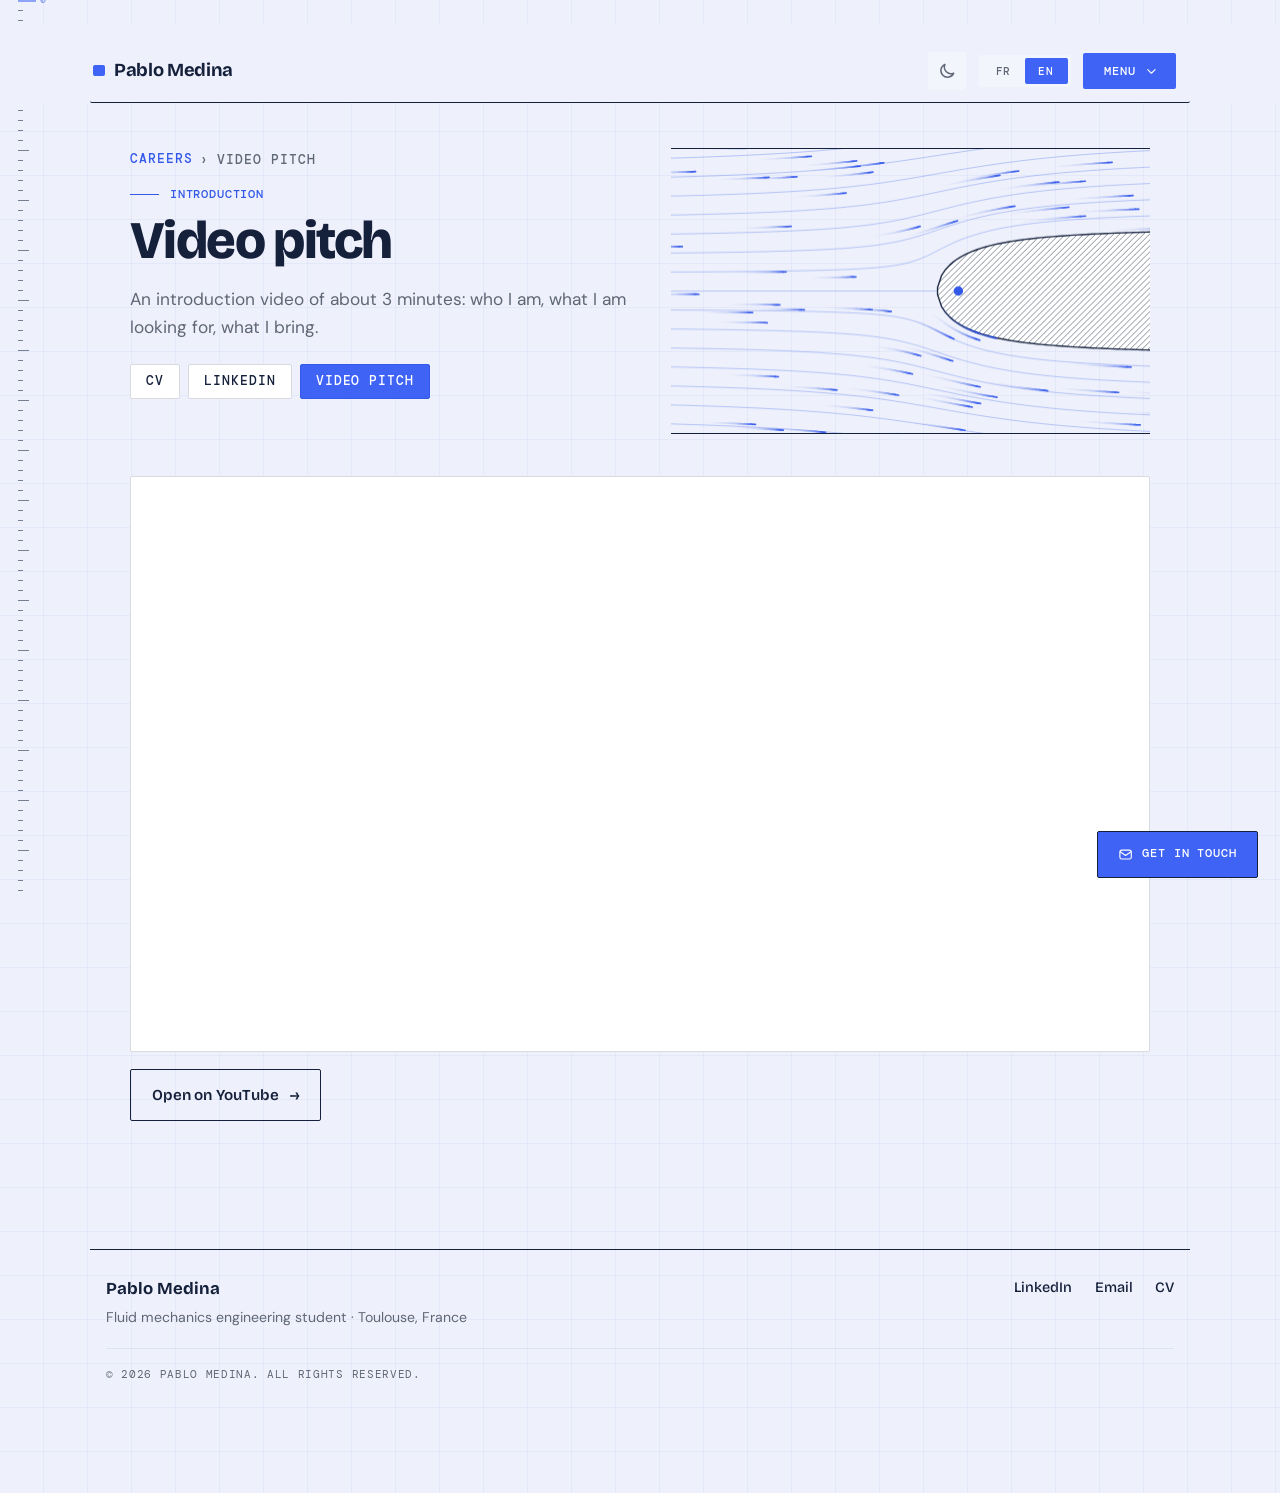
<file: pitch.html>
<!DOCTYPE html>
<html lang="fr">
<head>
<meta charset="UTF-8">
<meta name="viewport" content="width=device-width, initial-scale=1.0">
<script>try{if(localStorage.getItem('portfolio-theme')==='dark')document.documentElement.setAttribute('data-theme','dark')}catch(e){}
try{if(localStorage.getItem('portfolio-lang-v2')!=='fr'){document.documentElement.className+=' i18n-wait';setTimeout(function(){document.documentElement.className=document.documentElement.className.replace(' i18n-wait','')},1500)}}catch(e){}</script>
<style>.i18n-wait body{visibility:hidden}</style>
<title data-i18n="title_pitch">Pitch vidéo — Pablo Medina</title>
<meta name="description" content="E-portfolio of Pablo Medina, fluid mechanics engineering student at ENSEEIHT: training and TIPE project, international mobility, career direction and sport.">
<meta property="og:type" content="website">
<meta property="og:site_name" content="Pablo Medina">
<meta property="og:title" content="Pablo Medina — E-portfolio">
<meta property="og:description" content="Fluid mechanics engineering student at ENSEEIHT. Training and TIPE project, international mobility, career direction and sport.">
<meta property="og:url" content="https://pablomdn.github.io/eportfolio-n7/pitch.html">
<meta property="og:image" content="https://pablomdn.github.io/eportfolio-n7/og-image.png">
<meta property="og:image:width" content="1200">
<meta property="og:image:height" content="630">
<meta property="og:locale" content="en_US">
<meta property="og:locale:alternate" content="fr_FR">
<meta name="twitter:card" content="summary_large_image">
<meta name="theme-color" content="#3E63F5">
<link rel="preconnect" href="https://fonts.googleapis.com">
<link rel="preconnect" href="https://fonts.gstatic.com" crossorigin>
<link href="https://fonts.googleapis.com/css2?family=Bricolage+Grotesque:opsz,wght@12..96,500;12..96,600;12..96,700;12..96,800&family=DM+Sans:wght@400;500;600&family=DM+Mono:wght@400;500&display=swap" rel="stylesheet">
<link rel="stylesheet" href="style.css">
</head>
<body>

<header class="site-header">
  <div class="bar">
    <div class="logo"><a href="index.html">Pablo Medina</a></div>
    <div class="bar-right">
      <button type="button" class="theme-btn" aria-pressed="false"><svg class="i moon" viewBox="0 0 24 24" aria-hidden="true"><path d="M20 14.5A8 8 0 0 1 9.5 4a8 8 0 1 0 10.5 10.5z"/></svg><svg class="i sun" viewBox="0 0 24 24" aria-hidden="true"><circle cx="12" cy="12" r="4"/><path d="M12 2.5v2M12 19.5v2M4.6 4.6L6 6M18 18l1.4 1.4M2.5 12h2M19.5 12h2M4.6 19.4L6 18M18 6l1.4-1.4"/></svg><span class="sr-only" data-i18n="theme_label">Mode sombre</span></button>
      <div class="lang-switch" role="group" aria-label="Langue / Language"><button type="button" data-lang="fr" class="active" aria-pressed="true">FR</button><button type="button" data-lang="en" aria-pressed="false">EN</button></div>
      <button type="button" class="menu-btn" aria-expanded="false" aria-controls="menu-panel"><span data-i18n="menu_label">Menu</span><svg class="i" viewBox="0 0 24 24" aria-hidden="true"><path d="M6 9l6 6 6-6"/></svg></button>
    </div>
  </div>
  <nav id="menu-panel" class="menu-panel" hidden aria-label="Navigation">
    <ul class="menu-grid">
      <li><a class="menu-item" href="index.html"><span class="ico"><svg class="i" viewBox="0 0 24 24" aria-hidden="true"><path d="M3 11l9-8 9 8"/><path d="M5 10v10h14V10"/><path d="M10 20v-6h4v6"/></svg></span><span class="txt"><strong data-i18n="nav_home">Accueil</strong><span class="d" data-i18n="navd_home">Qui je suis, en un coup d'œil</span></span></a></li>
      <li><a class="menu-item" href="cours.html"><span class="ico"><svg class="i" viewBox="0 0 24 24" aria-hidden="true"><path d="M2 9l10-5 10 5-10 5z"/><path d="M6 11.5V16c0 1.5 3 3 6 3s6-1.5 6-3v-4.5"/></svg></span><span class="txt"><strong data-i18n="nav_courses">Cours d'ingénieur (projets)</strong><span class="d" data-i18n="navd_courses">Ma formation et mon TIPE sur l'amorti en course à pied</span></span></a></li>
      <li><a class="menu-item" href="civique.html"><span class="ico"><svg class="i" viewBox="0 0 24 24" aria-hidden="true"><path d="M12 20s-7-4.4-7-10a4 4 0 0 1 7-2.6A4 4 0 0 1 19 10c0 5.6-7 10-7 10z"/></svg></span><span class="txt"><strong data-i18n="nav_civic">Engagement citoyen</strong><span class="d" data-i18n="navd_civic">Fresque du Climat, clean walk et prévention HVSS</span></span></a></li>
      <li><a class="menu-item" href="mobilite.html"><span class="ico"><svg class="i" viewBox="0 0 24 24" aria-hidden="true"><circle cx="12" cy="12" r="9"/><path d="M3 12h18"/><path d="M12 3c2.8 3 2.8 15 0 18M12 3c-2.8 3-2.8 15 0 18"/></svg></span><span class="txt"><strong data-i18n="nav_mobility">Mobilité internationale</strong><span class="d" data-i18n="navd_mobility">Trois projets d'études ou de stage à l'étranger</span></span></a></li>
      <li><a class="menu-item" href="careers.html" aria-current="page"><span class="ico"><svg class="i" viewBox="0 0 24 24" aria-hidden="true"><rect x="3" y="7" width="18" height="13" rx="2"/><path d="M9 7V5a2 2 0 0 1 2-2h2a2 2 0 0 1 2 2v2M3 13h18"/></svg></span><span class="txt"><strong data-i18n="nav_careers">Carrière</strong><span class="d" data-i18n="navd_careers">Mon projet professionnel, CV, LinkedIn et pitch</span></span></a></li>
      <li><a class="menu-item" href="sport.html"><span class="ico"><svg class="i" viewBox="0 0 24 24" aria-hidden="true"><path d="M3 12h4l2.5-6 4 12 2.5-6H21"/></svg></span><span class="txt"><strong data-i18n="nav_sport">Sport et centres d'intérêt</strong><span class="d" data-i18n="navd_sport">La course à pied, le vélo et le cinéma</span></span></a></li>
    </ul>
  </nav>
</header>

<main class="page-card pg-pitch">
  <div class="content">
    <div class="page-head">
      <div class="ph-text">
      <div class="crumb"><a href="careers.html" data-i18n="nav_careers">Carrière</a><span aria-hidden="true">›</span><span data-i18n="nav_pitch">Pitch vidéo</span></div>
      <div class="eyebrow" data-i18n="pitch_eyebrow">Se présenter</div>
      <h1 class="page-title" data-i18n="pitch_h1">Pitch vidéo</h1>
      <p class="dek" data-i18n="pitch_dek">Une vidéo de présentation d'environ 3 minutes : qui je suis, ce que je recherche, ce que j'apporte.</p>
      <div class="subnav"><a class="chip plain" href="cv.html" data-i18n="nav_cv">CV</a><a class="chip plain" href="linkedin.html" data-i18n="nav_linkedin">LinkedIn</a><a class="chip" href="pitch.html" aria-current="page" data-i18n="nav_pitch">Pitch vidéo</a></div>
      </div>
      <figure class="flowfig head-fig" data-flow="half"></figure>
    </div>

    <div class="video-frame">
      <iframe src="https://www.youtube.com/embed/ntwvG7VShmo" title="Pitch vidéo — Pablo Medina" loading="lazy"
              allow="accelerometer; encrypted-media; gyroscope; picture-in-picture; fullscreen" allowfullscreen></iframe>
    </div>
    <div class="actions" style="margin-top:1.1rem;">
      <a class="btn ghost" href="https://www.youtube.com/watch?v=ntwvG7VShmo" target="_blank" rel="noopener" data-i18n="pitch_yt">Ouvrir sur YouTube</a>
    </div>
  </div>
</main>

<footer class="site-footer">
  <div class="foot-main">
    <div>
      <div class="foot-name">Pablo Medina</div>
      <p data-i18n="foot_tag">Étudiant en ingénierie de mécanique des fluides · Toulouse, France</p>
    </div>
    <div class="foot-links">
      <a href="https://www.linkedin.com/in/pablo-medina-555391437" target="_blank" rel="noopener">LinkedIn</a>
      <a href="mailto:pablo.medina.perso@gmail.com" data-i18n="email_label">Email</a>
      <a href="cv.html" data-i18n="nav_cv">CV</a>
    </div>
  </div>
  <p class="foot-copy" data-i18n="foot_copy">© 2026 Pablo Medina. Tous droits réservés.</p>
</footer>
<a class="fab" href="mailto:pablo.medina.perso@gmail.com?subject=Contact%20via%20ton%20portfolio" aria-label="Contact" aria-haspopup="true"><svg class="i" viewBox="0 0 24 24" aria-hidden="true"><rect x="3" y="5" width="18" height="14" rx="3"/><path d="M3.5 7.5l8.5 6 8.5-6"/></svg><span data-i18n="fab_label">Me contacter</span></a>
<div class="fab-pop" hidden><p data-i18n="fab_write">Écris-moi à</p><strong class="addr">pablo.medina.perso@gmail.com</strong><div class="fab-actions"><button type="button" class="copy"><span class="t1" data-i18n="fab_copy">Copier l'adresse</span><span class="t2" data-i18n="fab_copied">Copié !</span></button><a href="https://mail.google.com/mail/?view=cm&amp;fs=1&amp;to=pablo.medina.perso@gmail.com&amp;su=Contact%20via%20ton%20portfolio" target="_blank" rel="noopener" data-i18n="fab_gmail">Ouvrir Gmail</a><a href="mailto:pablo.medina.perso@gmail.com?subject=Contact%20via%20ton%20portfolio" data-i18n="fab_app">Application mail</a></div></div>

<script src="menu.js"></script>
<script src="effects.js"></script>
<script src="flow.js"></script>
<script src="i18n.js"></script>
</body>
</html>
</file>
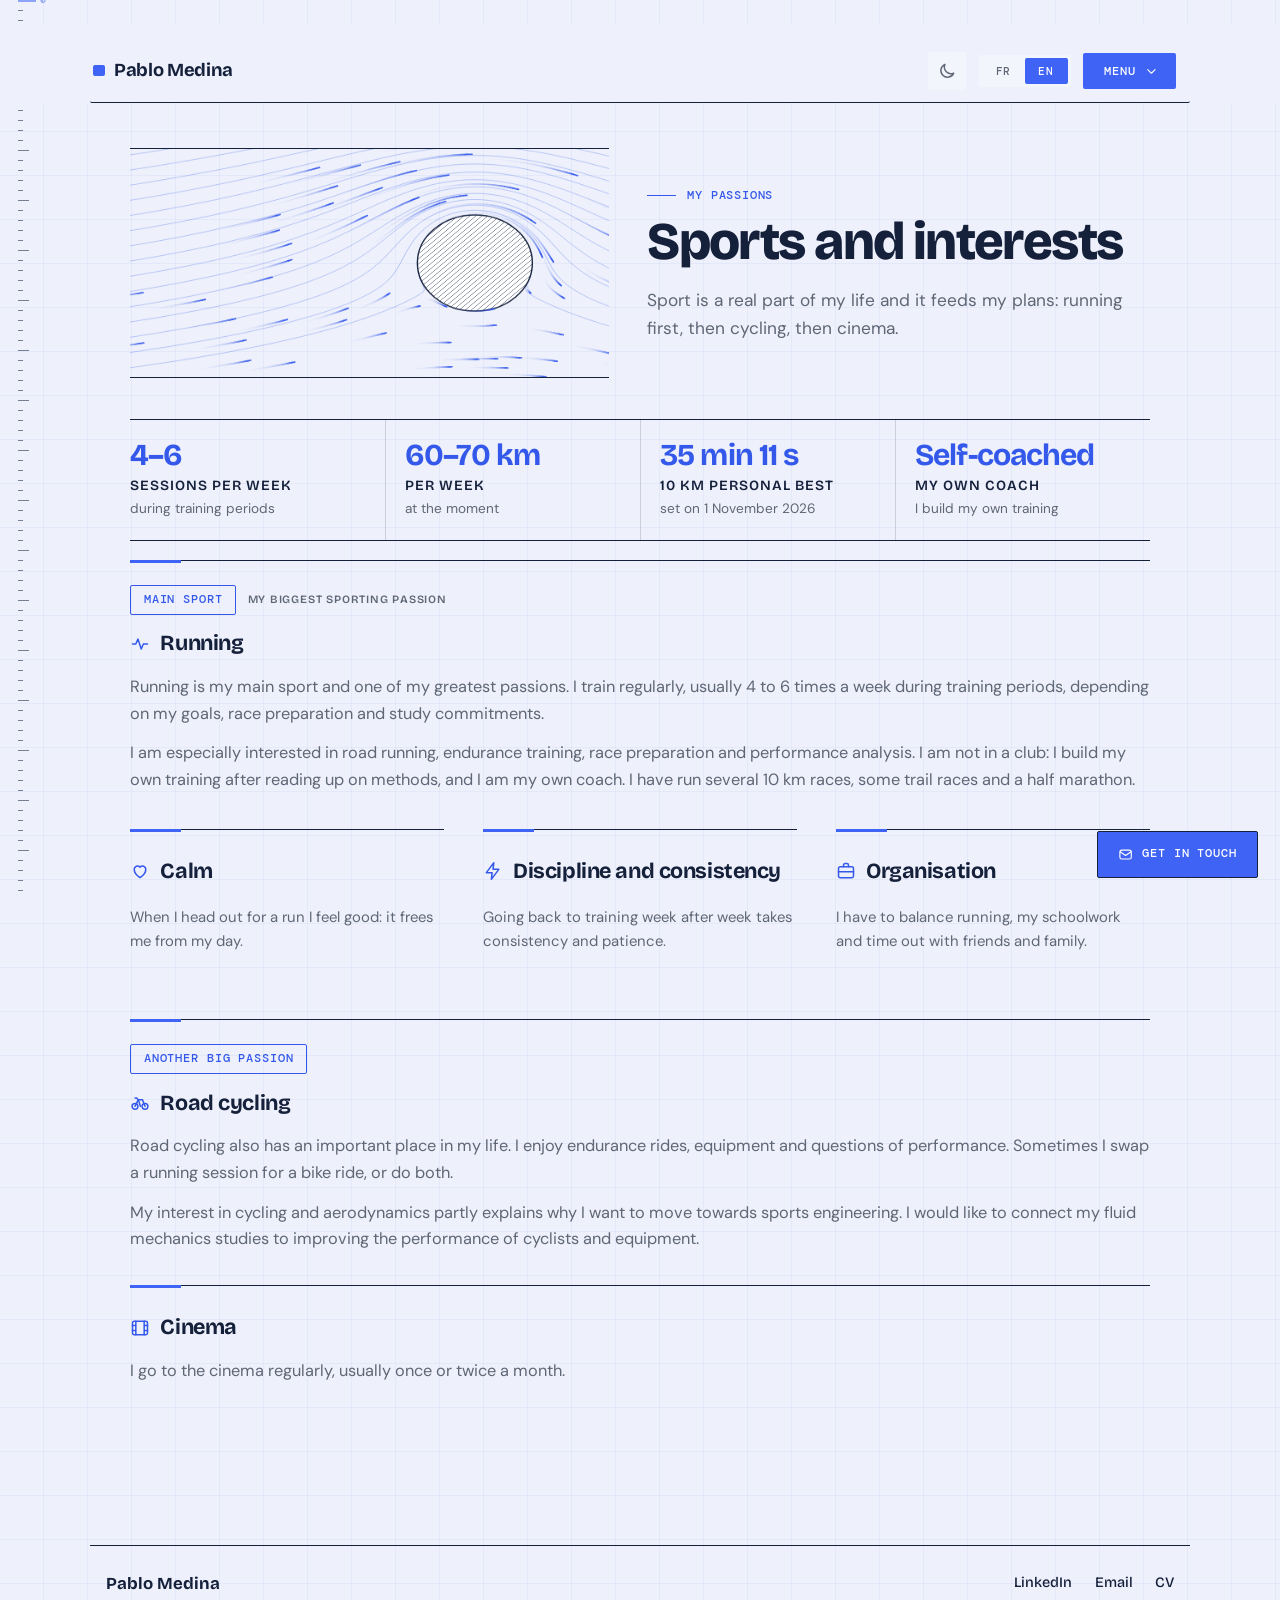
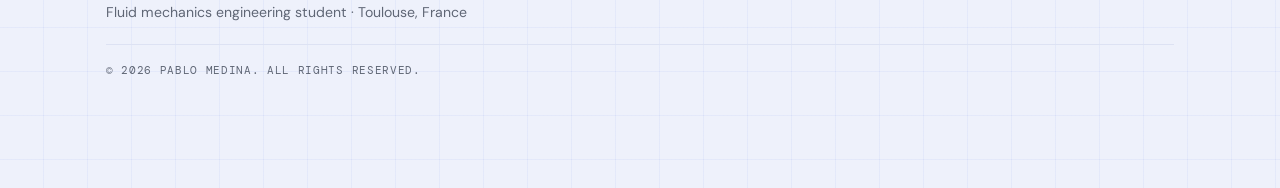
<file: sport.html>
<!DOCTYPE html>
<html lang="fr">
<head>
<meta charset="UTF-8">
<meta name="viewport" content="width=device-width, initial-scale=1.0">
<script>try{if(localStorage.getItem('portfolio-theme')==='dark')document.documentElement.setAttribute('data-theme','dark')}catch(e){}
try{if(localStorage.getItem('portfolio-lang-v2')!=='fr'){document.documentElement.className+=' i18n-wait';setTimeout(function(){document.documentElement.className=document.documentElement.className.replace(' i18n-wait','')},1500)}}catch(e){}</script>
<style>.i18n-wait body{visibility:hidden}</style>
<title data-i18n="title_sport">Sport et centres d'intérêt — Pablo Medina</title>
<meta name="description" content="E-portfolio of Pablo Medina, fluid mechanics engineering student at ENSEEIHT: training and TIPE project, international mobility, career direction and sport.">
<meta property="og:type" content="website">
<meta property="og:site_name" content="Pablo Medina">
<meta property="og:title" content="Pablo Medina — E-portfolio">
<meta property="og:description" content="Fluid mechanics engineering student at ENSEEIHT. Training and TIPE project, international mobility, career direction and sport.">
<meta property="og:url" content="https://pablomdn.github.io/eportfolio-n7/sport.html">
<meta property="og:image" content="https://pablomdn.github.io/eportfolio-n7/og-image.png">
<meta property="og:image:width" content="1200">
<meta property="og:image:height" content="630">
<meta property="og:locale" content="en_US">
<meta property="og:locale:alternate" content="fr_FR">
<meta name="twitter:card" content="summary_large_image">
<meta name="theme-color" content="#3E63F5">
<link rel="preconnect" href="https://fonts.googleapis.com">
<link rel="preconnect" href="https://fonts.gstatic.com" crossorigin>
<link href="https://fonts.googleapis.com/css2?family=Bricolage+Grotesque:opsz,wght@12..96,500;12..96,600;12..96,700;12..96,800&family=DM+Sans:wght@400;500;600&family=DM+Mono:wght@400;500&display=swap" rel="stylesheet">
<link rel="stylesheet" href="style.css">
</head>
<body>

<header class="site-header">
  <div class="bar">
    <div class="logo"><a href="index.html">Pablo Medina</a></div>
    <div class="bar-right">
      <button type="button" class="theme-btn" aria-pressed="false"><svg class="i moon" viewBox="0 0 24 24" aria-hidden="true"><path d="M20 14.5A8 8 0 0 1 9.5 4a8 8 0 1 0 10.5 10.5z"/></svg><svg class="i sun" viewBox="0 0 24 24" aria-hidden="true"><circle cx="12" cy="12" r="4"/><path d="M12 2.5v2M12 19.5v2M4.6 4.6L6 6M18 18l1.4 1.4M2.5 12h2M19.5 12h2M4.6 19.4L6 18M18 6l1.4-1.4"/></svg><span class="sr-only" data-i18n="theme_label">Mode sombre</span></button>
      <div class="lang-switch" role="group" aria-label="Langue / Language"><button type="button" data-lang="fr" class="active" aria-pressed="true">FR</button><button type="button" data-lang="en" aria-pressed="false">EN</button></div>
      <button type="button" class="menu-btn" aria-expanded="false" aria-controls="menu-panel"><span data-i18n="menu_label">Menu</span><svg class="i" viewBox="0 0 24 24" aria-hidden="true"><path d="M6 9l6 6 6-6"/></svg></button>
    </div>
  </div>
  <nav id="menu-panel" class="menu-panel" hidden aria-label="Navigation">
    <ul class="menu-grid">
      <li><a class="menu-item" href="index.html"><span class="ico"><svg class="i" viewBox="0 0 24 24" aria-hidden="true"><path d="M3 11l9-8 9 8"/><path d="M5 10v10h14V10"/><path d="M10 20v-6h4v6"/></svg></span><span class="txt"><strong data-i18n="nav_home">Accueil</strong><span class="d" data-i18n="navd_home">Qui je suis, en un coup d'œil</span></span></a></li>
      <li><a class="menu-item" href="cours.html"><span class="ico"><svg class="i" viewBox="0 0 24 24" aria-hidden="true"><path d="M2 9l10-5 10 5-10 5z"/><path d="M6 11.5V16c0 1.5 3 3 6 3s6-1.5 6-3v-4.5"/></svg></span><span class="txt"><strong data-i18n="nav_courses">Cours d'ingénieur (projets)</strong><span class="d" data-i18n="navd_courses">Ma formation et mon TIPE sur l'amorti en course à pied</span></span></a></li>
      <li><a class="menu-item" href="civique.html"><span class="ico"><svg class="i" viewBox="0 0 24 24" aria-hidden="true"><path d="M12 20s-7-4.4-7-10a4 4 0 0 1 7-2.6A4 4 0 0 1 19 10c0 5.6-7 10-7 10z"/></svg></span><span class="txt"><strong data-i18n="nav_civic">Engagement citoyen</strong><span class="d" data-i18n="navd_civic">Fresque du Climat, clean walk et prévention HVSS</span></span></a></li>
      <li><a class="menu-item" href="mobilite.html"><span class="ico"><svg class="i" viewBox="0 0 24 24" aria-hidden="true"><circle cx="12" cy="12" r="9"/><path d="M3 12h18"/><path d="M12 3c2.8 3 2.8 15 0 18M12 3c-2.8 3-2.8 15 0 18"/></svg></span><span class="txt"><strong data-i18n="nav_mobility">Mobilité internationale</strong><span class="d" data-i18n="navd_mobility">Trois projets d'études ou de stage à l'étranger</span></span></a></li>
      <li><a class="menu-item" href="careers.html"><span class="ico"><svg class="i" viewBox="0 0 24 24" aria-hidden="true"><rect x="3" y="7" width="18" height="13" rx="2"/><path d="M9 7V5a2 2 0 0 1 2-2h2a2 2 0 0 1 2 2v2M3 13h18"/></svg></span><span class="txt"><strong data-i18n="nav_careers">Carrière</strong><span class="d" data-i18n="navd_careers">Mon projet professionnel, CV, LinkedIn et pitch</span></span></a></li>
      <li><a class="menu-item" href="sport.html" aria-current="page"><span class="ico"><svg class="i" viewBox="0 0 24 24" aria-hidden="true"><path d="M3 12h4l2.5-6 4 12 2.5-6H21"/></svg></span><span class="txt"><strong data-i18n="nav_sport">Sport et centres d'intérêt</strong><span class="d" data-i18n="navd_sport">La course à pied, le vélo et le cinéma</span></span></a></li>
    </ul>
  </nav>
</header>

<main class="page-card pg-sport">
  <div class="content">
    <div class="page-head">
      <div class="ph-text">
      
      <div class="eyebrow" data-i18n="sp_eyebrow">Mes passions</div>
      <h1 class="page-title" data-i18n="sp_h1">Sport et centres d'intérêt</h1>
      <p class="dek" data-i18n="sp_dek">Le sport fait réellement partie de ma vie, et il nourrit mon projet : la course à pied d'abord, puis le cyclisme, puis le cinéma.</p>
      
      </div>
      <figure class="flowfig head-fig" data-flow="lift"></figure>
    </div>

    <div class="facts stats">
        <div class="fact"><strong class="big" data-i18n="sp_s1_v">4–6</strong><span class="lbl" data-i18n="sp_s1_l">séances par semaine</span><span class="d" data-i18n="sp_s1_d">en période d'entraînement</span></div>
        <div class="fact"><strong class="big" data-i18n="sp_s2_v">60–70 km</strong><span class="lbl" data-i18n="sp_s2_l">par semaine</span><span class="d" data-i18n="sp_s2_d">en ce moment</span></div>
        <div class="fact"><strong class="big" data-i18n="sp_s3_v">35 min 11 s</strong><span class="lbl" data-i18n="sp_s3_l">record sur 10 km</span><span class="d" data-i18n="sp_s3_d">établi le 1er novembre 2026</span></div>
        <div class="fact"><strong class="big" data-i18n="sp_s4_v">Autonome</strong><span class="lbl" data-i18n="sp_s4_l">mon propre coach</span><span class="d" data-i18n="sp_s4_d">je construis mes entraînements moi-même</span></div>
    </div>

    <div class="record">
      <div class="mob-top"><span class="chip" data-i18n="sp_run_chip">Sport principal</span><span class="kind" data-i18n="sp_run_kind">Ma plus grande passion sportive</span></div>
      <h2><span class="ico"><svg class="i" viewBox="0 0 24 24" aria-hidden="true"><path d="M3 12h4l2.5-6 4 12 2.5-6H21"/></svg></span><span data-i18n="sp_run_h">Course à pied</span></h2>
      <p style="margin:0.8rem 0 0.8rem;" data-i18n="sp_run_p1">La course à pied est mon sport principal et l'une de mes plus grandes passions. Je m'entraîne régulièrement, généralement 4 à 6 fois par semaine en période d'entraînement, selon mes objectifs, ma préparation aux courses et mes contraintes d'études.</p>
      <p style="margin:0 0 0.2rem;" data-i18n="sp_run_p2">Je m'intéresse particulièrement à la course sur route, à l'entraînement d'endurance, à la préparation des compétitions et à l'analyse de la performance. Je ne suis dans aucun club : je construis mes entraînements moi-même, en me renseignant sur les méthodes, et je suis mon propre coach. J'ai couru plusieurs 10 km, des trails et un semi-marathon.</p>
    </div>

    <div class="hobbies">
      <div class="record">
        <h2><span class="ico"><svg class="i" viewBox="0 0 24 24" aria-hidden="true"><path d="M12 20s-7-4.4-7-10a4 4 0 0 1 7-2.6A4 4 0 0 1 19 10c0 5.6-7 10-7 10z"/></svg></span><span data-i18n="sp_b1_h">Sérénité</span></h2>
        <p data-i18n="sp_b1_p">Quand je pars courir, je me sens bien : c'est un moment qui me libère de ma journée.</p>
      </div>
      <div class="record">
        <h2><span class="ico"><svg class="i" viewBox="0 0 24 24" aria-hidden="true"><path d="M13 2L4 14h7l-1 8 9-12h-7z"/></svg></span><span data-i18n="sp_b2_h">Discipline et régularité</span></h2>
        <p data-i18n="sp_b2_p">Repartir s'entraîner semaine après semaine demande de la constance et de la patience.</p>
      </div>
      <div class="record">
        <h2><span class="ico"><svg class="i" viewBox="0 0 24 24" aria-hidden="true"><rect x="3" y="7" width="18" height="13" rx="2"/><path d="M9 7V5a2 2 0 0 1 2-2h2a2 2 0 0 1 2 2v2M3 13h18"/></svg></span><span data-i18n="sp_b3_h">Organisation</span></h2>
        <p data-i18n="sp_b3_p">Je dois concilier la course, mon travail pour l'école et mes sorties avec mes proches.</p>
      </div>
    </div>

    <div class="record">
      <div class="mob-top"><span class="chip" data-i18n="sp_bike_chip">Autre grande passion</span></div>
      <h2><span class="ico"><svg class="i" viewBox="0 0 24 24" aria-hidden="true"><circle cx="6" cy="16" r="3.5"/><circle cx="18" cy="16" r="3.5"/><path d="M6 16l4-8h5l3 8"/><path d="M10 8L8 6H6"/><path d="M12.5 16L10 8"/></svg></span><span data-i18n="sp_bike_h">Cyclisme sur route</span></h2>
      <p style="margin:0.8rem 0 0.8rem;" data-i18n="sp_bike_p1">Le cyclisme sur route occupe aussi une place importante dans ma vie. J'aime les sorties d'endurance, le matériel et les questions liées à la performance. Il m'arrive de remplacer une séance de course par une sortie à vélo, ou d'enchaîner les deux.</p>
      <p style="margin:0;" data-i18n="sp_bike_p2">Mon intérêt pour le cyclisme et l'aérodynamique explique en partie mon envie de m'orienter vers l'ingénierie sportive. J'aimerais relier mes études en mécanique des fluides à l'amélioration des performances des cyclistes et des équipements.</p>
    </div>

    <div class="record">
      <h2><span class="ico"><svg class="i" viewBox="0 0 24 24" aria-hidden="true"><rect x="3" y="4" width="18" height="16" rx="2"/><path d="M7 4v16M17 4v16M3 9h4M3 15h4M17 9h4M17 15h4"/></svg></span><span data-i18n="sp_film_h">Cinéma</span></h2>
      <p style="margin:0.8rem 0 0;" data-i18n="sp_film_p">Je vais régulièrement au cinéma, généralement une à deux fois par mois.</p>
    </div>
  </div>
</main>

<footer class="site-footer">
  <div class="foot-main">
    <div>
      <div class="foot-name">Pablo Medina</div>
      <p data-i18n="foot_tag">Étudiant en ingénierie de mécanique des fluides · Toulouse, France</p>
    </div>
    <div class="foot-links">
      <a href="https://www.linkedin.com/in/pablo-medina-555391437" target="_blank" rel="noopener">LinkedIn</a>
      <a href="mailto:pablo.medina.perso@gmail.com" data-i18n="email_label">Email</a>
      <a href="cv.html" data-i18n="nav_cv">CV</a>
    </div>
  </div>
  <p class="foot-copy" data-i18n="foot_copy">© 2026 Pablo Medina. Tous droits réservés.</p>
</footer>
<a class="fab" href="mailto:pablo.medina.perso@gmail.com?subject=Contact%20via%20ton%20portfolio" aria-label="Contact" aria-haspopup="true"><svg class="i" viewBox="0 0 24 24" aria-hidden="true"><rect x="3" y="5" width="18" height="14" rx="3"/><path d="M3.5 7.5l8.5 6 8.5-6"/></svg><span data-i18n="fab_label">Me contacter</span></a>
<div class="fab-pop" hidden><p data-i18n="fab_write">Écris-moi à</p><strong class="addr">pablo.medina.perso@gmail.com</strong><div class="fab-actions"><button type="button" class="copy"><span class="t1" data-i18n="fab_copy">Copier l'adresse</span><span class="t2" data-i18n="fab_copied">Copié !</span></button><a href="https://mail.google.com/mail/?view=cm&amp;fs=1&amp;to=pablo.medina.perso@gmail.com&amp;su=Contact%20via%20ton%20portfolio" target="_blank" rel="noopener" data-i18n="fab_gmail">Ouvrir Gmail</a><a href="mailto:pablo.medina.perso@gmail.com?subject=Contact%20via%20ton%20portfolio" data-i18n="fab_app">Application mail</a></div></div>

<script src="menu.js"></script>
<script src="effects.js"></script>
<script src="flow.js"></script>
<script src="i18n.js"></script>
</body>
</html>
</file>
<file: style.css>
/* ==========================================================
   E-portfolio — carte blanche sur fond lavande, accent bleu
   ========================================================== */

:root {
  --bg: #EEF1FB;
  --card: #FFFFFF;
  --tint: #F3F5FC;
  --ink: #15203B;
  --ink-soft: #5F6675;
  --accent: #3459EA;
  --accent-dark: #2F4FD1;
  --accent-soft: #E7ECFF;
  --accent-fill: #3E63F5;
  --accent-fill-hover: #2F4FD1;
  --line: #ECEEF5;
  --track: #D5DCF4;
  --track-2: #D9DFF5;
  --rule: #DDE2F3;
  --fact-bg: rgba(255, 255, 255, 0.88);
  --map-dot: #C5CEEE;
  --max-w: 1100px;
  --font-display: "Bricolage Grotesque", "Segoe UI", system-ui, sans-serif;
  --font-body: "DM Sans", "Segoe UI", system-ui, sans-serif;
  --font-mono: "DM Mono", ui-monospace, "SFMono-Regular", Menlo, monospace;
  --r: 6px;
  --grid: rgba(52, 89, 234, 0.055);
  color-scheme: light;
}

/* Thème sombre : mêmes bleus, fonds nuit. --accent devient plus clair (texte lisible),
   --accent-fill reste le bleu d'origine (aplats avec texte blanc). */
:root[data-theme="dark"] {
  color-scheme: dark;
  --bg: #0B0F1D;
  --card: #141A2E;
  --tint: #1A2240;
  --ink: #E8ECFA;
  --ink-soft: #9DA8C7;
  --accent: #8BA0FF;
  --accent-dark: #5877FF;
  --accent-soft: #222C58;
  --accent-fill: #3E63F5;
  --accent-fill-hover: #5877FF;
  --line: #262F52;
  --track: #2E3A66;
  --track-2: #2A3560;
  --rule: #2A3458;
  --fact-bg: rgba(20, 26, 46, 0.82);
  --map-dot: #2B365F;
  --grid: rgba(139, 160, 255, 0.07);
}

* { box-sizing: border-box; }

html { scroll-behavior: smooth; }

body {
  margin: 0;
  padding: 2.5rem 1.5rem 2rem;
  background: var(--bg);
  color: var(--ink);
  font-family: var(--font-body);
  line-height: 1.6;
}

h1, h2, h3, .display {
  font-family: var(--font-display);
  font-weight: 700;
  color: var(--ink);
  margin: 0;
}

p { color: var(--ink-soft); margin: 0 0 1rem; }

a { color: var(--accent); text-decoration: none; }
a:hover { text-decoration: underline; }

:focus-visible { outline: 2px solid var(--accent); outline-offset: 3px; }

svg.i {
  width: 1.25em;
  height: 1.25em;
  fill: none;
  stroke: currentColor;
  stroke-width: 1.8;
  stroke-linecap: round;
  stroke-linejoin: round;
  flex: none;
}

/* ---------- Header: reste visible en haut de l'écran ---------- */

.site-header {
  position: sticky;
  top: 0.75rem;
  z-index: 50;
  max-width: var(--max-w);
  margin: 0 auto 1.25rem;
}

.bar {
  display: flex;
  align-items: center;
  justify-content: space-between;
  gap: 1rem;
  background: var(--card);
  border-radius: 18px;
  padding: 0.75rem 0.85rem 0.75rem 1.6rem;
  box-shadow: 0 18px 40px -26px rgba(21, 32, 59, 0.38);
}

.logo {
  font-family: var(--font-display);
  font-weight: 700;
  font-size: 1.15rem;
}
.logo a { color: var(--ink); }
.logo a:hover { text-decoration: none; }

.bar-right { display: flex; align-items: center; gap: 0.8rem; }

.lang-switch {
  display: inline-flex;
  background: var(--tint);
  border-radius: 999px;
  padding: 3px;
}
.lang-switch button {
  font-family: var(--font-display);
  font-weight: 600;
  font-size: 0.8rem;
  border: 0;
  background: transparent;
  color: var(--ink-soft);
  padding: 0.35rem 0.85rem;
  border-radius: 999px;
  cursor: pointer;
}
.lang-switch button:hover:not(.active) { color: var(--accent); }
.lang-switch button.active { background: var(--accent-fill); color: #fff; }

.menu-btn {
  display: inline-flex;
  align-items: center;
  gap: 0.5rem;
  font-family: var(--font-display);
  font-weight: 600;
  font-size: 0.88rem;
  color: #fff;
  background: var(--accent-fill);
  border: 0;
  border-radius: 999px;
  padding: 0.6rem 1.1rem 0.6rem 1.3rem;
  cursor: pointer;
}
.menu-btn:hover { background: var(--accent-fill-hover); }
.menu-btn svg { transition: transform 0.2s; }
.menu-btn[aria-expanded="true"] svg { transform: rotate(180deg); }

.menu-panel {
  position: absolute;
  left: 0;
  right: 0;
  top: calc(100% + 0.6rem);
  background: var(--card);
  border-radius: 22px;
  padding: 0.9rem;
  box-shadow: 0 34px 60px -30px rgba(21, 32, 59, 0.45);
}
.menu-panel[hidden] { display: none; }
.menu-panel:not([hidden]) { animation: menu-in 0.18s ease-out; }
@keyframes menu-in {
  from { opacity: 0; transform: translateY(-6px); }
  to { opacity: 1; transform: none; }
}

.menu-grid {
  display: grid;
  grid-template-columns: repeat(2, 1fr);
  gap: 0.3rem;
  list-style: none;
  margin: 0;
  padding: 0;
}

.menu-item {
  display: flex;
  align-items: flex-start;
  gap: 0.9rem;
  padding: 0.85rem 1rem;
  border-radius: 14px;
  color: var(--ink);
}
.menu-item:hover { background: var(--tint); text-decoration: none; }
.menu-item[aria-current="page"] { background: var(--accent-soft); }
.menu-item .ico {
  width: 42px;
  height: 42px;
  border-radius: 12px;
  background: var(--accent-soft);
  color: var(--accent);
  display: grid;
  place-items: center;
  flex: none;
}
.menu-item[aria-current="page"] .ico { background: var(--accent-fill); color: #fff; }
.menu-item strong {
  display: block;
  font-family: var(--font-display);
  font-weight: 600;
  font-size: 0.95rem;
}
.menu-item .d {
  display: block;
  font-size: 0.85rem;
  line-height: 1.4;
  color: var(--ink-soft);
}

/* ---------- Page card ---------- */

.page-card {
  max-width: var(--max-w);
  margin: 0 auto;
  background: var(--card);
  border-radius: 28px;
  box-shadow: 0 40px 70px -40px rgba(21, 32, 59, 0.22);
  overflow: hidden;
}

.content {
  --px: 2.5rem;
  --pt: 3.5rem;
  position: relative;
  padding: var(--pt) var(--px) 4.5rem;
}

.eyebrow {
  font-family: var(--font-display);
  font-weight: 600;
  font-size: 0.85rem;
  color: var(--accent);
  margin-bottom: 0.6rem;
}

h1.page-title {
  font-size: clamp(1.8rem, 3.5vw, 2.3rem);
  margin-bottom: 1rem;
}

.dek { max-width: 56ch; font-size: 1.02rem; }

/* ---------- Lignes de courant (écoulement autour d'un cylindre) ---------- */

.flow {
  position: absolute;
  inset: 0;
  width: 100%;
  height: 100%;
  z-index: 0;
  pointer-events: none;
  -webkit-mask-image: linear-gradient(90deg, transparent 12%, #000 58%);
  mask-image: linear-gradient(90deg, transparent 12%, #000 58%);
}
.flow .line { fill: none; stroke: var(--accent); stroke-linecap: round; }
.flow .line.solid { stroke-width: 1.4; stroke-opacity: 0.14; }
.flow .line.dash {
  stroke-width: 2.2;
  stroke-opacity: 0.38;
  stroke-dasharray: 1 13;
  animation: flow calc(2.2s + var(--n, 0) * 0.32s) linear infinite;
}
.flow .body { fill: var(--accent-soft); fill-opacity: 0.6; }
@keyframes flow { to { stroke-dashoffset: -28; } }

/* ---------- Accueil ---------- */

.hero-zone {
  position: relative;
  margin: calc(-1 * var(--pt)) calc(-1 * var(--px)) 0;
  padding: calc(var(--pt) + 0.5rem) var(--px) 2.4rem;
}

.hero {
  position: relative;
  z-index: 1;
  display: grid;
  grid-template-columns: 1.25fr 0.75fr;
  gap: 2.5rem;
  align-items: center;
}

.hero h1 {
  font-size: clamp(1.9rem, 3vw, 2.45rem);
  line-height: 1.18;
  margin-bottom: 1.5rem;
}
.hero h1 .accent { color: var(--accent); }

.hero .dek { font-size: 1.05rem; margin-bottom: 1.8rem; }

.btn {
  display: inline-block;
  padding: 0.85rem 1.7rem;
  border-radius: 10px;
  font-family: var(--font-display);
  font-weight: 600;
  font-size: 0.95rem;
  border: 2px solid var(--accent);
}
.btn.primary { background: var(--accent-fill); border-color: var(--accent-fill); color: #fff; }
.btn.primary:hover { background: var(--accent-fill-hover); border-color: var(--accent-fill-hover); text-decoration: none; }
.btn.ghost { color: var(--accent); background: transparent; }
.btn.ghost:hover { background: var(--accent-soft); text-decoration: none; }

.actions { display: flex; gap: 1rem; flex-wrap: wrap; margin-top: 1.5rem; }
.hero .actions { margin-top: 0; }

.social-row { display: flex; gap: 1.4rem; margin-top: 2rem; }
.social-row a {
  font-family: var(--font-display);
  font-weight: 600;
  font-size: 0.92rem;
  color: var(--ink);
}
.social-row a:hover { color: var(--accent); text-decoration: none; }

/* Photo : rectangle arrondi, aplat bleu incliné derrière */

.photo-block {
  position: relative;
  width: 100%;
  max-width: 340px;
  margin: 0 auto;
  aspect-ratio: 4 / 5;
}
.photo-block .backdrop {
  position: absolute;
  inset: 0;
  background: var(--accent-fill);
  border-radius: 32px;
  transform: rotate(-6deg);
}
.photo-block .frame {
  position: absolute;
  inset: 0;
  border-radius: 28px;
  overflow: hidden;
  background: var(--tint);
  border: 6px solid var(--card);
}
.photo-block img { width: 100%; height: 100%; object-fit: cover; display: block; }
.photo-block .placeholder {
  width: 100%;
  height: 100%;
  display: flex;
  align-items: center;
  justify-content: center;
  font-family: var(--font-display);
  font-size: 0.85rem;
  color: var(--ink-soft);
  text-align: center;
  padding: 1.5rem;
}
.photo-tag {
  position: absolute;
  left: -18px;
  bottom: 24px;
  z-index: 2;
  display: inline-flex;
  align-items: center;
  gap: 0.45rem;
  background: var(--card);
  border-radius: 999px;
  padding: 0.5rem 0.95rem;
  font-family: var(--font-display);
  font-weight: 600;
  font-size: 0.8rem;
  color: var(--ink);
  box-shadow: 0 14px 30px -14px rgba(21, 32, 59, 0.5);
}
.photo-tag svg { color: var(--accent); }

.facts {
  position: relative;
  z-index: 1;
  display: grid;
  grid-template-columns: repeat(4, 1fr);
  gap: 0.9rem;
  margin-top: 2.8rem;
}
.fact {
  background: var(--fact-bg);
  border: 1px solid var(--line);
  border-radius: 16px;
  padding: 1.05rem 1.15rem;
}
.fact .ico { color: var(--accent); display: block; margin-bottom: 0.55rem; font-size: 1.15rem; }
.fact strong {
  display: block;
  font-family: var(--font-display);
  font-weight: 700;
  font-size: 1rem;
  color: var(--ink);
}
.fact span.d { display: block; font-size: 0.85rem; line-height: 1.45; color: var(--ink-soft); margin-top: 0.15rem; }

.section-title { font-size: 1.4rem; margin: 2.6rem 0 1.1rem; }

.tiles {
  display: grid;
  grid-template-columns: repeat(6, 1fr);
  gap: 1rem;
}
a.tile {
  display: flex;
  flex-direction: column;
  gap: 0.8rem;
  padding: 1.3rem 1.4rem;
  background: var(--tint);
  border-radius: 18px;
  border: 2px solid transparent;
  color: var(--ink);
}
a.tile:hover { border-color: var(--accent); text-decoration: none; }
a.tile { grid-column: span 2; }
a.tile.wide { grid-column: span 4; }
a.tile.full { grid-column: span 6; flex-direction: row; align-items: center; gap: 1.2rem; }
a.tile .ico {
  width: 44px;
  height: 44px;
  border-radius: 13px;
  background: var(--accent-fill);
  color: #fff;
  display: grid;
  place-items: center;
}
a.tile strong {
  display: block;
  font-family: var(--font-display);
  font-weight: 700;
  font-size: 1.05rem;
}
a.tile .d { display: block; font-size: 0.9rem; line-height: 1.5; color: var(--ink-soft); margin-top: 0.15rem; }

.chips { display: flex; flex-wrap: wrap; gap: 0.6rem; }
.chip {
  display: inline-flex;
  align-items: center;
  gap: 0.5rem;
  padding: 0.5rem 1rem;
  border-radius: 999px;
  background: var(--accent-soft);
  color: var(--accent);
  font-family: var(--font-display);
  font-weight: 600;
  font-size: 0.85rem;
}
.chip.plain { background: var(--card); color: var(--ink); border: 1px solid var(--line); }

/* ---------- Pages intérieures ---------- */

.page-head {
  position: relative;
  overflow: hidden;
  margin: calc(-1 * var(--pt)) calc(-1 * var(--px)) 2rem;
  padding: calc(var(--pt) - 0.6rem) var(--px) 2.2rem;
  background: linear-gradient(180deg, var(--tint), var(--card));
  border-bottom: 1px solid var(--line);
}
.page-head > :not(.flow) { position: relative; z-index: 1; }
.page-head .dek { margin-bottom: 0; }

.record {
  background: var(--tint);
  border-radius: 18px;
  padding: 1.6rem 1.8rem;
  margin-bottom: 1.2rem;
}
.record h2 {
  display: flex;
  align-items: center;
  gap: 0.65rem;
  font-size: 1.1rem;
  margin-bottom: 0.3rem;
}
.record h2 .ico {
  width: 34px;
  height: 34px;
  border-radius: 10px;
  background: var(--accent-soft);
  color: var(--accent);
  display: grid;
  place-items: center;
  font-size: 1rem;
}
.record .meta {
  font-family: var(--font-display);
  font-weight: 600;
  font-size: 0.82rem;
  color: var(--accent);
  margin-bottom: 0.7rem;
}
.record .fields { display: grid; gap: 0.4rem; margin: 1rem 0 0; font-size: 0.92rem; }
.record .fields dt {
  display: inline;
  font-family: var(--font-display);
  font-weight: 600;
  color: var(--ink);
}
.record .fields dd { display: inline; margin: 0 0 0 0.3rem; color: var(--ink-soft); }

.grid-2 {
  display: grid;
  grid-template-columns: 1fr 1fr;
  gap: 1.2rem;
  margin-bottom: 1.2rem;
}
.grid-2 .record { margin-bottom: 0; }
.stack { display: grid; gap: 1.2rem; align-content: start; }
.skill-list.cols-3 { grid-template-columns: repeat(3, 1fr); gap: 1.4rem; }

/* Frise chronologique */

.timeline {
  list-style: none;
  margin: 0.9rem 0 0;
  padding: 0 0 0 1.6rem;
  position: relative;
}
.timeline::before {
  content: "";
  position: absolute;
  left: 5px;
  top: 0.55rem;
  bottom: 0.55rem;
  width: 2px;
  background: var(--track);
}
.timeline li { position: relative; padding: 0 0 1.4rem; }
.timeline li:last-child { padding-bottom: 0; }
.timeline li::before {
  content: "";
  position: absolute;
  left: -1.6rem;
  top: 0.4rem;
  width: 12px;
  height: 12px;
  border-radius: 50%;
  background: var(--card);
  border: 3px solid var(--accent);
}
.timeline li.now::before { background: var(--accent-fill); box-shadow: 0 0 0 5px var(--accent-soft); }
.timeline h3 { font-size: 1rem; margin-bottom: 0.1rem; }
.timeline .meta { margin-bottom: 0.35rem; }
.timeline p { margin: 0; font-size: 0.93rem; }
.tag {
  display: inline-block;
  margin-left: 0.5rem;
  padding: 0.12rem 0.65rem;
  border-radius: 999px;
  background: var(--accent-fill);
  color: #fff;
  font-family: var(--font-display);
  font-weight: 600;
  font-size: 0.7rem;
  vertical-align: middle;
}

.skill-list { list-style: none; margin: 0.8rem 0 0; padding: 0; display: grid; gap: 0.95rem; }
.skill-list strong {
  display: block;
  font-family: var(--font-display);
  font-weight: 600;
  font-size: 0.95rem;
  color: var(--ink);
}
.skill-list span { font-size: 0.9rem; color: var(--ink-soft); }
.record .chips { margin-top: 1.1rem; }

.lang { margin-top: 1rem; }
.lang-top { display: flex; justify-content: space-between; gap: 1rem; font-size: 0.9rem; color: var(--ink-soft); }
.lang-top strong { font-family: var(--font-display); font-weight: 600; font-size: 0.95rem; color: var(--ink); }
.level { display: grid; grid-template-columns: repeat(6, 1fr); gap: 4px; margin-top: 0.4rem; }
.level i { height: 7px; border-radius: 4px; background: var(--track-2); }
.level i.on { background: var(--accent-fill); }
.scale {
  display: grid;
  grid-template-columns: repeat(6, 1fr);
  gap: 4px;
  margin-top: 0.35rem;
  font-size: 0.7rem;
  color: var(--ink-soft);
  text-align: center;
}

/* Page LinkedIn */

.link-card { display: flex; gap: 1.3rem; align-items: flex-start; }
.link-card .big {
  width: 58px;
  height: 58px;
  border-radius: 16px;
  background: var(--accent-fill);
  color: #fff;
  display: grid;
  place-items: center;
  flex: none;
  font-size: 1.5rem;
}
.link-card h2 { margin-bottom: 0.4rem; font-size: 1.15rem; }
.link-card .url { font-family: var(--font-display); font-weight: 500; font-size: 0.88rem; color: var(--ink); margin-bottom: 0.6rem; }

/* Vidéo */

.video-frame {
  position: relative;
  width: 100%;
  padding-top: 56.25%;
  background: var(--tint);
  border-radius: 20px;
  overflow: hidden;
  margin-top: 0.5rem;
}
.video-frame iframe { position: absolute; top: 0; left: 0; width: 100%; height: 100%; border: 0; }

/* ---------- Pied de page ---------- */

.site-footer {
  max-width: var(--max-w);
  margin: 1.6rem auto 0;
  padding: 1.4rem 1rem 0.5rem;
  color: var(--ink-soft);
  font-size: 0.88rem;
}
.foot-main { display: flex; justify-content: space-between; align-items: flex-start; gap: 1.5rem; flex-wrap: wrap; }
.foot-name { font-family: var(--font-display); font-weight: 700; font-size: 1.05rem; color: var(--ink); }
.site-footer p { margin: 0.2rem 0 0; }
.foot-links { display: flex; gap: 1.4rem; flex-wrap: wrap; font-family: var(--font-display); font-weight: 500; font-size: 0.9rem; }
.foot-links a { color: var(--ink); }
.foot-links a:hover { color: var(--accent); text-decoration: none; }
.site-footer .foot-copy { margin: 1.2rem 0 0; padding-top: 1rem; border-top: 1px solid var(--rule); font-size: 0.8rem; }

/* ---------- Bouton mode sombre ---------- */

.sr-only {
  position: absolute;
  width: 1px;
  height: 1px;
  padding: 0;
  margin: -1px;
  overflow: hidden;
  clip: rect(0, 0, 0, 0);
  white-space: nowrap;
  border: 0;
}

.theme-btn {
  display: grid;
  place-items: center;
  width: 38px;
  height: 38px;
  border: 0;
  border-radius: 999px;
  background: var(--tint);
  color: var(--ink-soft);
  cursor: pointer;
  font-size: 1rem;
}
.theme-btn:hover { color: var(--accent); }
.theme-btn .sun { display: none; }
:root[data-theme="dark"] .theme-btn .moon { display: none; }
:root[data-theme="dark"] .theme-btn .sun { display: block; }

/* ---------- Page « Apprendre à me connaître » ---------- */

.route { display: flex; margin-top: 1.4rem; }
.route .stop { flex: 1; position: relative; text-align: center; padding: 1.7rem 0.4rem 0; }
.route .stop::before {
  content: "";
  position: absolute;
  top: 0;
  left: 50%;
  width: 14px;
  height: 14px;
  margin-left: -7px;
  border-radius: 50%;
  background: var(--card);
  border: 3px solid var(--accent-fill);
}
.route .stop.now::before { background: var(--accent-fill); box-shadow: 0 0 0 5px var(--accent-soft); }
.route .stop:not(:last-child)::after {
  content: "";
  position: absolute;
  top: 6px;
  left: calc(50% + 12px);
  width: calc(100% - 24px);
  height: 2px;
  background: var(--track);
}
.route strong { display: block; font-family: var(--font-display); font-weight: 700; font-size: 1.05rem; color: var(--ink); }
.route .d { display: block; font-size: 0.85rem; line-height: 1.45; color: var(--ink-soft); margin-top: 0.15rem; }

.hobbies { display: grid; grid-template-columns: repeat(auto-fit, minmax(240px, 1fr)); gap: 1.2rem; margin-bottom: 1.2rem; }
.hobbies .record { margin-bottom: 0; display: flex; flex-direction: column; }
.hobbies .record p { margin: 0.7rem 0 0.9rem; font-size: 0.93rem; }
.hobbies .record .fill { margin-top: auto; }

.fill {
  display: flex;
  gap: 0.5rem;
  align-items: flex-start;
  margin-top: 0.9rem;
  padding: 0.6rem 0.85rem;
  border: 1.5px dashed var(--accent);
  border-radius: 12px;
  color: var(--accent);
  font-family: var(--font-display);
  font-weight: 500;
  font-size: 0.82rem;
  line-height: 1.4;
}

.qa { margin: 0.9rem 0 0; display: grid; gap: 1rem; }
.qa dt { font-family: var(--font-display); font-weight: 600; font-size: 0.95rem; color: var(--ink); }
.qa dd { margin: 0; }
.qa .fill { margin-top: 0.4rem; }

/* ---------- Carte de la mobilité ---------- */

.worldmap { position: relative; margin-top: 1.2rem; aspect-ratio: 1000 / 394.4; }
.worldmap .land { position: absolute; inset: 0; width: 100%; height: 100%; }
.worldmap .land path { fill: none; stroke: var(--map-dot); stroke-width: 4.6; stroke-linecap: round; }
.worldmap .arcs { position: absolute; inset: 0; width: 100%; height: 100%; pointer-events: none; overflow: visible; }
.worldmap .arc {
  fill: none;
  stroke: var(--accent);
  stroke-width: 1.8;
  stroke-linecap: round;
  stroke-dasharray: 2 8;
  stroke-opacity: 0.85;
  animation: arcflow 1.6s linear infinite;
}
@keyframes arcflow { to { stroke-dashoffset: -20; } }

.pin { position: absolute; transform: translate(-50%, -50%); display: grid; place-items: center; }
a.pin {
  width: 30px;
  height: 30px;
  border-radius: 50%;
  background: var(--accent-fill);
  color: #fff;
  font-family: var(--font-display);
  font-weight: 700;
  font-size: 0.82rem;
  box-shadow: 0 0 0 5px var(--accent-soft), 0 8px 18px -8px rgba(21, 32, 59, 0.6);
}
a.pin:hover { background: var(--accent-fill-hover); text-decoration: none; }
.pin.origin {
  width: 12px;
  height: 12px;
  border-radius: 50%;
  background: var(--ink);
  box-shadow: 0 0 0 4px var(--accent-soft);
}
.pin.origin::after {
  content: "";
  position: absolute;
  inset: -4px;
  border-radius: 50%;
  border: 2px solid var(--accent);
  animation: ping 2.4s ease-out infinite;
}
@keyframes ping { from { transform: scale(0.6); opacity: 0.9; } to { transform: scale(2.6); opacity: 0; } }
.pin .lbl {
  position: absolute;
  bottom: calc(100% + 9px);
  left: 50%;
  transform: translateX(-50%);
  white-space: nowrap;
  background: var(--card);
  color: var(--ink);
  border: 1px solid var(--line);
  border-radius: 999px;
  padding: 0.2rem 0.7rem;
  font-family: var(--font-display);
  font-weight: 600;
  font-size: 0.74rem;
  line-height: 1.4;
  box-shadow: 0 10px 22px -12px rgba(21, 32, 59, 0.55);
  pointer-events: none;
}
a.pin .lbl { opacity: 0; transition: opacity 0.15s; }
a.pin:hover .lbl, a.pin:focus-visible .lbl { opacity: 1; }

.record[id] { scroll-margin-top: 6.5rem; }
.record.flash { animation: flash 1.4s ease-out; }
@keyframes flash {
  0% { box-shadow: 0 0 0 0 var(--accent); }
  30% { box-shadow: 0 0 0 4px var(--accent); }
  100% { box-shadow: 0 0 0 0 transparent; }
}

/* ---------- Mobile ---------- */

@media (max-width: 860px) {
  .tiles { grid-template-columns: repeat(2, 1fr); }
  a.tile { grid-column: span 1; }
  a.tile.wide, a.tile.full { grid-column: span 2; }
  .facts { grid-template-columns: repeat(2, 1fr); }
}

@media (max-width: 760px) {
  body { padding: 1rem 0.8rem 1.5rem; }
  .bar { padding: 0.65rem 0.7rem 0.65rem 1.2rem; }
  .logo { font-size: 1rem; }
  .menu-grid { grid-template-columns: 1fr; }
  .content { --px: 1.4rem; --pt: 2.4rem; padding-bottom: 3rem; }
  .hero { grid-template-columns: 1fr; }
  .photo-block { max-width: 260px; order: -1; }
  .photo-tag { left: 0; }
  .hero-zone .flow { display: none; }
  .skill-list.cols-3 { grid-template-columns: 1fr; }
  .tiles { grid-template-columns: 1fr; }
  a.tile, a.tile.wide, a.tile.full { grid-column: auto; }
  a.tile.full { flex-direction: column; align-items: flex-start; gap: 0.8rem; }
  .grid-2 { grid-template-columns: 1fr; }
  .record { padding: 1.3rem 1.3rem; }
  .link-card { flex-direction: column; }
}

@media (max-width: 420px) {
  .lang-switch button { padding: 0.35rem 0.65rem; }
  .menu-btn { padding: 0.55rem 0.95rem; }
}

@media (max-width: 340px) {
  .facts { grid-template-columns: 1fr; }
}

@media (prefers-reduced-motion: reduce) {
  html { scroll-behavior: auto; }
  .flow .line.dash, .worldmap .arc, .pin.origin::after { animation: none; }
  .record.flash { animation: none; box-shadow: 0 0 0 3px var(--accent); }
  .menu-panel:not([hidden]) { animation: none; }
  .menu-btn svg { transition: none; }
}

@media (max-width: 760px) {
  .route .stop { padding-left: 0.1rem; padding-right: 0.1rem; }
  .route strong { font-size: 0.95rem; }
  .route .d { font-size: 0.78rem; }
  .pin .lbl { font-size: 0.7rem; padding: 0.15rem 0.55rem; }
  a.pin { width: 26px; height: 26px; font-size: 0.75rem; }
}

/* ---------- Bouton « Me contacter » flottant ---------- */

.fab {
  position: fixed;
  right: 1.4rem;
  bottom: 1.4rem;
  z-index: 40;
  display: inline-flex;
  align-items: center;
  gap: 0.55rem;
  padding: 0.8rem 1.25rem;
  border-radius: 999px;
  background: var(--accent-fill);
  color: #fff;
  font-family: var(--font-display);
  font-weight: 600;
  font-size: 0.9rem;
  box-shadow: 0 16px 30px -14px rgba(62, 99, 245, 0.75);
  transition: transform 0.2s, opacity 0.2s, background 0.2s;
}
.fab:hover { background: var(--accent-fill-hover); text-decoration: none; transform: translateY(-2px); }
.fab.away { opacity: 0; transform: translateY(12px); pointer-events: none; }

@media (max-width: 760px) {
  .fab { right: 0.9rem; bottom: 0.9rem; padding: 0.85rem; }
  .fab span { position: absolute; width: 1px; height: 1px; overflow: hidden; clip: rect(0, 0, 0, 0); white-space: nowrap; }
}

/* ---------- Transitions entre les pages ---------- */

@view-transition { navigation: auto; }
.site-header { view-transition-name: site-header; }
.fab { view-transition-name: fab; }

.content { animation: page-in 0.4s ease-out both; }
@keyframes page-in {
  from { opacity: 0; transform: translateY(10px); }
  to { opacity: 1; transform: none; }
}

@media (prefers-reduced-motion: reduce) {
  .content { animation: none; }
  .fab { transition: none; }
  ::view-transition-group(*), ::view-transition-old(*), ::view-transition-new(*) { animation: none; }
}

/* ---------- Projets de mobilité : fiches détaillées ---------- */

.record.mob { display: grid; grid-template-columns: 260px 1fr; gap: 1.8rem; align-items: start; }
.mob-photo {
  position: relative;
  aspect-ratio: 4 / 5;
  border-radius: 16px;
  overflow: hidden;
  background: linear-gradient(160deg, var(--accent-soft), var(--card));
  border: 1px solid var(--line);
}
.mob-photo img { position: absolute; inset: 0; width: 100%; height: 100%; object-fit: cover; display: block; }
.mob-photo .ph {
  position: absolute;
  inset: 0;
  display: flex;
  flex-direction: column;
  align-items: center;
  justify-content: center;
  gap: 0.6rem;
  color: var(--accent);
  font-family: var(--font-display);
  font-weight: 600;
  font-size: 0.95rem;
}
.mob-photo .ph svg { width: 2.2rem; height: 2.2rem; opacity: 0.8; }
.mob-top { display: flex; align-items: center; flex-wrap: wrap; gap: 0.7rem; margin-bottom: 0.7rem; }
.mob-top .chip { padding: 0.25rem 0.8rem; font-size: 0.78rem; }
.mob-top .kind { font-family: var(--font-display); font-weight: 600; font-size: 0.82rem; color: var(--ink-soft); }
.record.mob h2 { font-size: 1.3rem; margin-bottom: 0.35rem; }
.record.mob .meta { margin-bottom: 0.15rem; font-size: 0.9rem; }
.record.mob .where { font-size: 0.88rem; color: var(--ink-soft); margin-bottom: 0.9rem; }
.record.mob p { font-size: 0.95rem; }
.record.mob .goal strong { font-family: var(--font-display); font-weight: 600; color: var(--ink); }
.record.mob .fields { margin-top: 0.5rem; }
.todo {
  margin-top: 1rem;
  padding: 0.7rem 1rem;
  border-left: 3px solid var(--accent);
  background: var(--accent-soft);
  border-radius: 0 12px 12px 0;
  font-size: 0.88rem;
  line-height: 1.5;
  color: var(--ink-soft);
}
.todo strong { font-family: var(--font-display); font-weight: 600; color: var(--ink); }

.map-legend { margin-top: 1.1rem; }
.map-legend .chip { background: var(--card); color: var(--ink); border: 1px solid var(--line); gap: 0.55rem; }
.map-legend .chip:hover { border-color: var(--accent); text-decoration: none; }
.map-legend .chip b {
  display: inline-grid; place-items: center; width: 22px; height: 22px; border-radius: 50%;
  background: var(--accent-fill); color: #fff; font-size: 0.72rem;
}

/* ---------- Accueil : aperçu des projets ---------- */

.minis { display: grid; grid-template-columns: repeat(3, 1fr); gap: 1rem; margin-top: 1rem; }
a.mini {
  display: flex;
  flex-direction: column;
  gap: 0.3rem;
  padding: 1.2rem 1.3rem;
  background: var(--tint);
  border: 2px solid transparent;
  border-radius: 18px;
  color: var(--ink);
}
a.mini:hover { border-color: var(--accent); text-decoration: none; }
a.mini .chip { align-self: flex-start; padding: 0.2rem 0.75rem; font-size: 0.75rem; margin-bottom: 0.4rem; }
a.mini strong { font-family: var(--font-display); font-weight: 700; font-size: 1rem; line-height: 1.3; }
a.mini .d { font-size: 0.85rem; line-height: 1.45; color: var(--ink-soft); }

@media (max-width: 860px) {
  .minis { grid-template-columns: 1fr; }
  .record.mob { grid-template-columns: 1fr; }
  .mob-photo { aspect-ratio: 16 / 9; }
}
@media (max-width: 760px) {
  a.pin { width: 22px; height: 22px; font-size: 0.68rem; box-shadow: 0 0 0 3px var(--accent-soft); }
}

/* Carte : l'étiquette de Toulouse passe sous le point, et sur mobile on cadre l'Atlantique Nord
   (tous les projets s'y trouvent) pour que les épingles ne se chevauchent pas. */
.pin.origin .lbl { bottom: auto; top: calc(100% + 9px); }
.map-view { overflow: hidden; }

@media (max-width: 760px) {
  .map-view { aspect-ratio: 130 / 60; margin-top: 1.2rem; border-radius: 12px; }
  .map-view .worldmap { width: 276.9%; margin: -6.9% 0 0 -61.5%; }
}

/* ---------- Fenêtre « Me contacter » ---------- */

.fab-pop {
  position: fixed;
  right: 1.4rem;
  bottom: 5.4rem;
  z-index: 41;
  width: min(320px, calc(100vw - 1.8rem));
  padding: 1.1rem 1.2rem 1.2rem;
  background: var(--card);
  border: 1px solid var(--line);
  border-radius: 18px;
  box-shadow: 0 30px 60px -28px rgba(21, 32, 59, 0.5);
}
.fab-pop[hidden] { display: none; }
.fab-pop:not([hidden]) { animation: menu-in 0.18s ease-out; }
.fab-pop p { margin: 0 0 0.2rem; font-size: 0.85rem; }
.fab-pop .addr { display: block; font-family: var(--font-display); font-weight: 600; font-size: 0.95rem; color: var(--ink); word-break: break-all; margin-bottom: 0.9rem; }
.fab-actions { display: grid; gap: 0.5rem; }
.fab-actions > * {
  display: block;
  text-align: center;
  padding: 0.6rem 0.9rem;
  border-radius: 10px;
  border: 2px solid var(--accent);
  background: transparent;
  color: var(--accent);
  font-family: var(--font-display);
  font-weight: 600;
  font-size: 0.86rem;
  cursor: pointer;
}
.fab-actions > *:hover { background: var(--accent-soft); text-decoration: none; }
.fab-actions .copy { background: var(--accent-fill); border-color: var(--accent-fill); color: #fff; }
.fab-actions .copy:hover { background: var(--accent-fill-hover); }
.fab-actions .copy .t2 { display: none; }
.fab-actions .copy.done .t1 { display: none; }
.fab-actions .copy.done .t2 { display: inline; }
@media (max-width: 760px) { .fab-pop { right: 0.9rem; bottom: 4.6rem; } }

/* Le bouton « Me contacter » reste toujours visible : on laisse de la place en bas du pied de page. */
.site-footer { padding-bottom: 4.8rem; }

/* ---------- Six rubriques : sous-pages de « Carrière », TIPE, sport, engagement ---------- */

a.tile.half { grid-column: span 3; }
@media (max-width: 860px) { a.tile.half { grid-column: span 1; } }
@media (max-width: 760px) { a.tile.half { grid-column: auto; } }

.crumb { display: flex; align-items: center; gap: 0.5rem; margin-bottom: 0.9rem; font-family: var(--font-display); font-weight: 600; font-size: 0.82rem; color: var(--ink-soft); }
.crumb a { color: var(--accent); }
.subnav { display: flex; flex-wrap: wrap; gap: 0.5rem; margin-top: 1.4rem; }
.subnav .chip { padding: 0.4rem 0.95rem; font-size: 0.8rem; }
.subnav .chip.plain:hover { border-color: var(--accent); text-decoration: none; color: var(--accent); }
.subnav .chip[aria-current="page"] { background: var(--accent-fill); color: #fff; }

.interests { display: grid; grid-template-columns: repeat(4, 1fr); gap: 0.8rem; margin-top: 1.2rem; }
.interests .fact { background: var(--card); }
.interests .fact .ico { margin-bottom: 0.4rem; }
.interests .fact strong { font-size: 0.92rem; line-height: 1.3; }
@media (max-width: 860px) { .interests { grid-template-columns: repeat(2, 1fr); } }
@media (max-width: 420px) { .interests { grid-template-columns: 1fr; } }

.facts.stats { margin: 0 0 1.2rem; }
.stats .fact { background: var(--tint); border-color: transparent; }
.stats .fact strong.big { font-size: 1.55rem; line-height: 1.15; color: var(--accent); }
.stats .fact .lbl { display: block; font-family: var(--font-display); font-weight: 600; font-size: 0.88rem; color: var(--ink); margin-top: 0.1rem; }

/* TIPE */
.record.tipe h2 { font-size: 1.35rem; margin-bottom: 0.35rem; }
.record.tipe .meta { font-size: 0.88rem; }
.quote { margin: 1.1rem 0; padding: 0.9rem 1.2rem; border-left: 3px solid var(--accent); background: var(--card); border-radius: 0 14px 14px 0; font-family: var(--font-display); font-weight: 600; font-size: 1rem; line-height: 1.5; color: var(--ink); }
.steps { display: grid; grid-template-columns: repeat(4, 1fr); gap: 0.9rem; margin: 1.3rem 0; }
.step { background: var(--card); border: 1px solid var(--line); border-radius: 16px; padding: 1rem 1.1rem; }
.step .n { display: grid; place-items: center; width: 26px; height: 26px; border-radius: 50%; background: var(--accent-fill); color: #fff; font-family: var(--font-display); font-weight: 700; font-size: 0.78rem; margin-bottom: 0.6rem; }
.step strong { display: block; font-family: var(--font-display); font-weight: 700; font-size: 0.92rem; line-height: 1.3; color: var(--ink); }
.step .d { display: block; font-size: 0.84rem; line-height: 1.5; color: var(--ink-soft); margin-top: 0.3rem; }
.compare { display: flex; flex-wrap: wrap; align-items: stretch; gap: 0.9rem; }
.compare .fig { background: var(--card); border: 1px solid var(--line); border-radius: 16px; padding: 0.9rem 1.2rem; min-width: 200px; }
.compare .fig .v { display: block; font-family: var(--font-display); font-weight: 700; font-size: 1.15rem; color: var(--accent); }
.compare .fig .l { display: block; font-size: 0.82rem; color: var(--ink-soft); margin-top: 0.1rem; }
.compare .note-fig { flex: 1 1 220px; margin: 0; align-self: center; font-size: 0.88rem; }
@media (max-width: 960px) { .steps { grid-template-columns: repeat(2, 1fr); } }
@media (max-width: 560px) { .steps { grid-template-columns: 1fr; } }

.civic-empty .chips { margin-top: 0.2rem; }


/* ==========================================================
   Habillage v3 : mêmes couleurs, autre caractère.
   Police Bricolage Grotesque + DM Sans + DM Mono, papier quadrillé,
   cartes à angles francs, ombres « décalées », animations.
   ========================================================== */

body {
  font-family: var(--font-body);
  font-size: 1.02rem;
  background-color: var(--bg);
  background-image:
    linear-gradient(var(--grid) 1px, transparent 1px),
    linear-gradient(90deg, var(--grid) 1px, transparent 1px);
  background-size: 44px 44px;
  background-position: -1px -1px;
  overflow-x: clip;
}
h1, h2, h3, .display { font-family: var(--font-display); letter-spacing: -0.022em; font-weight: 700; }
p { line-height: 1.65; }
::selection { background: var(--accent-fill); color: #fff; }

/* Libellés en police à chasse fixe */
.eyebrow, .chip, .kind, .record .meta, .where, .photo-tag, .lang-switch button, .stats .lbl, .tag, .crumb, .pin .lbl, .subnav a {
  font-family: var(--font-mono);
  text-transform: uppercase;
  letter-spacing: 0.07em;
  font-weight: 500;
}
.eyebrow { font-size: 0.74rem; display: flex; align-items: center; gap: 0.7rem; }
.eyebrow::before { content: ""; width: 1.8rem; height: 1px; background: currentColor; }
.chip { font-size: 0.7rem; border-radius: 4px; padding: 0.38rem 0.7rem; }
.record .meta, .where { font-size: 0.72rem; }
.mob-top .kind { font-size: 0.7rem; }

/* En-tête : barre plate, filet fin */
.bar { border-radius: var(--r); box-shadow: none; border: 1px solid var(--rule); }
.logo a { display: inline-flex; align-items: center; gap: 0.6rem; letter-spacing: -0.02em; }
.logo a::before {
  content: ""; width: 0.62em; height: 0.62em; background: var(--accent-fill); border-radius: 2px;
  transition: transform 0.45s cubic-bezier(.2, .8, .2, 1);
}
.logo a:hover::before { transform: rotate(135deg) scale(1.15); }
.lang-switch { border-radius: 5px; }
.lang-switch button { border-radius: 4px; font-size: 0.7rem; }
.menu-btn { border-radius: var(--r); font-family: var(--font-mono); text-transform: uppercase; letter-spacing: 0.08em; font-size: 0.74rem; font-weight: 500; transition: background 0.2s, transform 0.2s, box-shadow 0.2s; }
.menu-btn:hover { transform: translate(-2px, -2px); box-shadow: 3px 3px 0 var(--ink); }
.theme-btn { border-radius: 5px; }
.menu-panel { border-radius: var(--r); border: 1px solid var(--rule); box-shadow: 8px 8px 0 var(--accent-fill); }
.menu-item { border-radius: 4px; transition: background 0.2s, transform 0.25s cubic-bezier(.2, .8, .2, 1); }
.menu-item:hover { transform: translateX(6px); }
.menu-item .ico { border-radius: 4px; transition: transform 0.35s cubic-bezier(.2, .8, .2, 1); }
.menu-item:hover .ico { transform: rotate(-10deg) scale(1.12); }

/* La grande carte blanche disparaît : le contenu repose sur le papier */
.page-card { background: transparent; border-radius: 0; box-shadow: none; overflow: visible; }
.content { animation: none; padding-top: 2.4rem; }
.hero-zone { padding-top: 1.2rem; }
.page-head { background: none; border-bottom: 1px solid var(--ink); margin-bottom: 2.4rem; padding-bottom: 2rem; overflow: visible; }
:root[data-theme="dark"] .page-head { border-bottom-color: var(--rule); }

/* Titres plus grands, plus serrés */
.hero h1 { font-size: clamp(2.5rem, 5.2vw, 4.1rem); line-height: 1.02; letter-spacing: -0.035em; font-weight: 800; }
.hero h1 .accent { color: var(--accent); position: relative; white-space: nowrap; }
.hero h1 .accent::after {
  content: ""; position: absolute; left: 0; right: 0; bottom: 0.04em; height: 0.12em; background: var(--accent-fill); opacity: 0.25;
  transform-origin: left; animation: underline-grow 0.9s 1.1s cubic-bezier(.2, .8, .2, 1) both;
}
h1.page-title { font-size: clamp(2.3rem, 4.6vw, 3.4rem); line-height: 1.04; letter-spacing: -0.03em; font-weight: 800; }
.dek, .hero .dek { font-size: 1.08rem; line-height: 1.65; }

/* Numérotation des sections */
.content { counter-reset: sec; }
.section-title {
  counter-increment: sec; display: flex; align-items: baseline; gap: 0.9rem;
  font-size: 1.7rem; letter-spacing: -0.025em; margin: 3.2rem 0 1.3rem; padding-top: 1rem; border-top: 1px solid var(--rule);
}
.section-title::before { content: counter(sec, decimal-leading-zero); font-family: var(--font-mono); font-size: 0.78rem; font-weight: 500; color: var(--accent); letter-spacing: 0.06em; }

/* Boutons : angles francs, flèche, remplissage au survol */
.btn {
  border-radius: var(--r); border-width: 1.5px; font-weight: 600; letter-spacing: -0.005em;
  display: inline-flex; align-items: center; gap: 0.7rem; position: relative;
  transition: transform 0.25s cubic-bezier(.2, .8, .2, 1), box-shadow 0.25s, background-size 0.4s cubic-bezier(.2, .8, .2, 1), color 0.25s, border-color 0.25s;
}
.btn::after { content: "→"; display: inline-block; transition: transform 0.3s cubic-bezier(.2, .8, .2, 1); }
.btn:hover::after { transform: translateX(5px); }
.btn.primary:hover { transform: translate(-2px, -2px); box-shadow: 4px 4px 0 var(--ink); background: var(--accent-fill); }
:root[data-theme="dark"] .btn.primary:hover { box-shadow: 4px 4px 0 var(--accent); }
.btn.ghost {
  background: linear-gradient(var(--accent-fill), var(--accent-fill)) no-repeat left center / 0% 100%;
}
.btn.ghost:hover { background-size: 100% 100%; color: #fff; border-color: var(--accent-fill); }
.social-row a, .foot-links a, .crumb a {
  background: linear-gradient(currentColor, currentColor) no-repeat left 100% / 0% 1.5px; transition: background-size 0.35s cubic-bezier(.2, .8, .2, 1), color 0.2s; padding-bottom: 2px;
}
.social-row a:hover, .foot-links a:hover, .crumb a:hover { background-size: 100% 1.5px; }

/* Cartes : blanches, filet fin, ombre décalée au survol */
.record, a.tile, .fact, .step, .compare .fig, a.mini {
  background: var(--card); border: 1px solid var(--rule); border-radius: var(--r);
  transition: opacity 0.7s cubic-bezier(.2, .8, .2, 1), translate 0.7s cubic-bezier(.2, .8, .2, 1),
              transform 0.3s cubic-bezier(.2, .8, .2, 1), box-shadow 0.3s cubic-bezier(.2, .8, .2, 1), border-color 0.3s;
  transition-delay: var(--d, 0s), var(--d, 0s), 0s, 0s, 0s;
}
.record { padding: 1.7rem 1.9rem; }
@media (hover: hover) {
  .record:hover, a.tile:hover, .fact:hover, .step:hover, a.mini:hover {
    transform: translate(-3px, -3px); box-shadow: 6px 6px 0 var(--accent-fill); border-color: var(--accent-fill); text-decoration: none;
  }
  .record.big:hover, .record:has(.worldmap):hover { transform: none; box-shadow: none; border-color: var(--rule); }
}
a.tile { position: relative; border-width: 1px; overflow: hidden; }
a.tile::after {
  content: "→"; position: absolute; right: 1.2rem; top: 1.1rem; font-size: 1.2rem; color: var(--accent);
  opacity: 0; transform: translate(-8px, 8px); transition: opacity 0.3s, transform 0.35s cubic-bezier(.2, .8, .2, 1);
}
a.tile:hover::after { opacity: 1; transform: none; }
a.tile .ico, .record h2 .ico, .fact .ico { transition: transform 0.4s cubic-bezier(.2, .8, .2, 1); }
a.tile .ico { border-radius: 5px; }
.record h2 .ico { border-radius: 5px; }
a.tile:hover .ico { transform: rotate(-8deg) scale(1.1); }
.record:hover h2 .ico { transform: rotate(-8deg) scale(1.08); }
.fact:hover .ico { transform: translateY(-3px); }
.mob-photo, .video-frame, .link-card .big, .fab-pop, .todo, .fill, .quote, .map-view { border-radius: var(--r); }
.civ-grid { display: grid; grid-template-columns: repeat(auto-fit, minmax(290px, 1fr)); gap: 1.2rem; }
.civ-grid .record { margin-bottom: 0; display: flex; flex-direction: column; }
.civ .kind { display: block; margin-bottom: 0.9rem; color: var(--accent); font-size: 0.68rem; }

/* Photo : rectangle net, décalage bleu */
.photo-block .backdrop { border-radius: var(--r); transform: translate(16px, 16px); transition: transform 0.5s cubic-bezier(.2, .8, .2, 1); }
.photo-block:hover .backdrop { transform: translate(8px, 8px); }
.photo-block .frame { border-radius: var(--r); border: 1px solid var(--ink); }
:root[data-theme="dark"] .photo-block .frame { border-color: var(--rule); }
.photo-tag { border-radius: 4px; box-shadow: none; border: 1px solid var(--rule); font-size: 0.68rem; left: -14px; }

/* Pastille de contact */
.fab { border-radius: var(--r); box-shadow: 4px 4px 0 var(--ink); font-family: var(--font-mono); text-transform: uppercase; letter-spacing: 0.07em; font-size: 0.76rem; font-weight: 500; transition: transform 0.25s cubic-bezier(.2, .8, .2, 1), box-shadow 0.25s; }
.fab:hover { transform: translate(-2px, -2px); box-shadow: 6px 6px 0 var(--ink); }
:root[data-theme="dark"] .fab { box-shadow: 4px 4px 0 var(--accent); }
:root[data-theme="dark"] .fab:hover { box-shadow: 6px 6px 0 var(--accent); }

.site-footer { border-top: 1px solid var(--ink); margin-top: 3.5rem; padding-top: 1.6rem; }
:root[data-theme="dark"] .site-footer { border-top-color: var(--rule); }
.foot-copy { font-family: var(--font-mono); text-transform: uppercase; letter-spacing: 0.06em; font-size: 0.7rem !important; }

/* Barre de progression de lecture */
.progress { position: fixed; left: 0; top: 0; height: 3px; width: 100%; background: var(--accent-fill); transform: scaleX(0); transform-origin: left; z-index: 100; pointer-events: none; }

/* ---------- Animations d'arrivée ---------- */
@keyframes drop { from { opacity: 0; transform: translateY(-26px); } to { opacity: 1; transform: none; } }
@keyframes rise { from { opacity: 0; transform: translateY(26px); } to { opacity: 1; transform: none; } }
@keyframes mask-up { from { clip-path: inset(0 0 100% 0); transform: translateY(46px); } to { clip-path: inset(-6% -2% -12% -2%); transform: none; } }
@keyframes wipe { from { clip-path: inset(0 0 0 100%); } to { clip-path: inset(0 0 0 0); } }
@keyframes underline-grow { from { transform: scaleX(0); } to { transform: scaleX(1); } }
@keyframes pop { from { opacity: 0; transform: translateY(16px) scale(0.96); } to { opacity: 1; transform: none; } }

.site-header { animation: drop 0.8s cubic-bezier(.2, .8, .2, 1) backwards; }
.hero h1 { animation: mask-up 1s 0.15s cubic-bezier(.2, .8, .2, 1) backwards; }
.hero .dek { animation: rise 0.8s 0.45s cubic-bezier(.2, .8, .2, 1) backwards; }
.hero .actions { animation: rise 0.8s 0.6s cubic-bezier(.2, .8, .2, 1) backwards; }
.hero .social-row { animation: rise 0.8s 0.72s cubic-bezier(.2, .8, .2, 1) backwards; }
.photo-block .frame { animation: wipe 1.1s 0.3s cubic-bezier(.2, .8, .2, 1) backwards; }
.photo-block .backdrop { animation: wipe 1.1s 0.55s cubic-bezier(.2, .8, .2, 1) backwards; }
.photo-tag { animation: pop 0.7s 1.1s cubic-bezier(.2, .8, .2, 1) backwards; }
.facts .fact { animation: rise 0.8s cubic-bezier(.2, .8, .2, 1) backwards; }
.facts .fact:nth-child(1) { animation-delay: 0.85s; }
.facts .fact:nth-child(2) { animation-delay: 0.95s; }
.facts .fact:nth-child(3) { animation-delay: 1.05s; }
.facts .fact:nth-child(4) { animation-delay: 1.15s; }
.page-head .eyebrow { animation: rise 0.7s 0.1s cubic-bezier(.2, .8, .2, 1) backwards; }
.page-head h1 { animation: mask-up 0.9s 0.2s cubic-bezier(.2, .8, .2, 1) backwards; }
.page-head .dek { animation: rise 0.8s 0.4s cubic-bezier(.2, .8, .2, 1) backwards; }
.menu-panel:not([hidden]) .menu-item { animation: rise 0.45s cubic-bezier(.2, .8, .2, 1) backwards; }
.menu-panel:not([hidden]) .menu-item:nth-child(2) { animation-delay: 0.04s; }
.menu-panel:not([hidden]) .menu-item:nth-child(3) { animation-delay: 0.08s; }
.menu-panel:not([hidden]) .menu-item:nth-child(4) { animation-delay: 0.12s; }
.menu-panel:not([hidden]) .menu-item:nth-child(5) { animation-delay: 0.16s; }
.menu-panel:not([hidden]) .menu-item:nth-child(6) { animation-delay: 0.2s; }

/* Apparition au défilement (classes posées par effects.js) */
.rv { opacity: 0; translate: 0 30px; }
.rv.in { opacity: 1; translate: 0 0; }
.section-title.rv { translate: -18px 0; }
.section-title.rv.in { translate: 0 0; }

@media (max-width: 760px) {
  .hero h1 { font-size: clamp(2.2rem, 10vw, 3rem); }
  .section-title { font-size: 1.45rem; }
  .record { padding: 1.4rem 1.3rem; }
  .photo-block .backdrop { transform: translate(10px, 10px); }
}

@media print { .rv { opacity: 1 !important; translate: none !important; } }

@media (prefers-reduced-motion: reduce) {
  *, *::before, *::after { animation: none !important; transition: none !important; }
  .rv { opacity: 1 !important; translate: none !important; }
  .progress { display: none; }
}

.stats > * { background: var(--card); border: 1px solid var(--rule); border-radius: var(--r); }
.stats .fact { background: var(--card); border-color: var(--rule); }


/* ==========================================================
   Direction « planche d'essai en soufflerie » (v4)
   Une figure scientifique par page (champ d'écoulement calculé),
   mise en page de fiche technique : filets, légendes, angles francs.
   Remplace les cartes arrondies, ombres décalées et apparitions génériques.
   ========================================================== */

:root { --r: 2px; --hair: rgba(21, 32, 59, 0.16); }
:root[data-theme="dark"] { --hair: rgba(232, 236, 250, 0.16); }

/* Éléments encore en forme de carte : angles quasi droits, plus d'ombres */
.bar, .menu-panel, .menu-item, .menu-item .ico, .lang-switch, .lang-switch button, .theme-btn,
.btn, .chip, .fact, .step, .compare .fig, a.mini, .mob-photo, .video-frame, .link-card .big, .fab, .fab-pop,
.fab-pop button, .fab-actions > *, .todo, .fill, .quote, .map-view, .photo-tag, .record h2 .ico, .menu-btn {
  border-radius: var(--r);
}
.menu-panel { box-shadow: none; border: 1px solid var(--ink); }
:root[data-theme="dark"] .menu-panel { border-color: var(--rule); }
.menu-btn:hover, .btn.primary:hover, .fab:hover { transform: none; box-shadow: none; }
.fab { box-shadow: none; border: 1px solid var(--ink); }
:root[data-theme="dark"] .fab, :root[data-theme="dark"] .fab:hover { box-shadow: none; border-color: var(--accent); }
.bar { border: 0; border-bottom: 1px solid var(--ink); background: var(--bg); padding-left: 0.2rem; }
:root[data-theme="dark"] .bar { border-bottom-color: var(--rule); }
.site-header { top: 0; margin-bottom: 0; }
.site-header::before { content: ""; position: absolute; left: 0; right: 0; top: -1rem; bottom: 0; background: var(--bg); box-shadow: 0 0 0 100vmax var(--bg); clip-path: inset(0 -100vmax); z-index: -1; }
.menu-item:hover, .menu-item:hover .ico { transform: none; }
.menu-item:hover { background: var(--accent-soft); }

/* Pas de survol « soulevé » : un filet qui se remplit, c'est tout */
@media (hover: hover) {
  .record:hover, a.tile:hover, .fact:hover, .step:hover, a.mini:hover { transform: none; box-shadow: none; border-color: var(--rule); }
  .record:hover h2 .ico, a.tile:hover .ico, .fact:hover .ico { transform: none; }
}

/* ---------- Fiches (anciennes cartes) : texte posé sur le papier, filet supérieur ---------- */
.record {
  background: none; border: 0; border-top: 1px solid var(--ink); border-radius: 0;
  padding: 1.5rem 0 2rem; margin-bottom: 0; position: relative;
}
:root[data-theme="dark"] .record { border-top-color: var(--rule); }
.record::before {
  content: ""; position: absolute; left: 0; top: -1px; height: 3px; width: 3.2rem; background: var(--accent-fill);
  transition: width 0.55s cubic-bezier(.2, .8, .2, 1);
}
@media (hover: hover) { .record:hover::before { width: 100%; } }
.record h2 { font-size: 1.35rem; letter-spacing: -0.02em; }
.record h2 .ico { background: none; width: auto; height: auto; padding: 0; color: var(--accent); }
.grid-2, .hobbies, .civ-grid { gap: 0 2.4rem; }
.hobbies .record, .civ-grid .record, .grid-2 .record { margin-bottom: 0; }
.civ-grid { grid-template-columns: repeat(auto-fit, minmax(260px, 1fr)); }
.civ .kind { margin-bottom: 0.7rem; }
.record.mob { padding-top: 1.8rem; }
.record.tipe { border-top-width: 2px; }
.stats { gap: 0; border-top: 1px solid var(--ink); }
.stats .fact { background: none; border: 0; border-left: 1px solid var(--hair); border-radius: 0; padding: 1rem 1.2rem 1.1rem; }
.stats .fact:first-child { border-left: 0; padding-left: 0; }
.stats .fact strong.big { font-size: 1.9rem; letter-spacing: -0.03em; }

/* Les cases qui doivent rester des cartes (données, vidéo, carte) gardent un cadre fin */
.step, .compare .fig, .video-frame, .link-card, .map-view { background: var(--card); border: 1px solid var(--hair); }

/* ---------- Accueil : composition ---------- */
.content { padding-top: 1.6rem; }
.hero-zone { margin: 0; padding: 1.2rem 0 0; }
.hero { grid-template-columns: minmax(0, 0.95fr) minmax(0, 1.05fr); gap: 2rem; align-items: stretch; }
.hero-text { align-self: center; padding-bottom: 1rem; position: relative; z-index: 2; }
.hero h1 { font-size: clamp(2.5rem, 4.7vw, 3.9rem); }
.hero .dek { max-width: 44ch; }

/* Figure signature */
.flowfig { position: relative; margin: 0; }
.flowfig canvas { position: absolute; inset: 0; width: 100%; height: 100%; display: block; pointer-events: none; }
.flowfig figcaption {
  position: absolute; left: 0; bottom: 0; z-index: 3; background: var(--bg); padding: 0.35rem 0.8rem 0.1rem 0;
  font-family: var(--font-mono); font-size: 0.66rem; letter-spacing: 0.05em; text-transform: uppercase; color: var(--ink-soft);
  max-width: 70%;
}
.flowfig figcaption span:first-child { color: var(--accent); }
.hero-fig { height: clamp(330px, 40vw, 500px); border-top: 1px solid var(--ink); border-bottom: 1px solid var(--ink); }
:root[data-theme="dark"] .hero-fig, :root[data-theme="dark"] .head-fig { border-color: var(--rule); }
.hero-fig .photo-block {
  position: absolute; z-index: 2; left: var(--cx, 56%); top: var(--cy, 50%); width: var(--cd, 240px); height: var(--cd, 240px);
  max-width: none; aspect-ratio: auto; margin: 0; transform: translate(-50%, -50%);
}
.hero-fig .photo-block .backdrop { display: none; }
.hero-fig .photo-block .frame {
  inset: 0; border-radius: 50%; border: 1.4px solid var(--ink); animation: bloom 1.2s 0.35s cubic-bezier(.2, .8, .2, 1) backwards;
}
:root[data-theme="dark"] .hero-fig .photo-block .frame { border-color: var(--ink-soft); }
.hero-fig .photo-block .placeholder { font-size: 0.72rem; padding: 1rem; line-height: 1.35; }
.hero-fig .photo-tag { left: auto; right: 0; bottom: 0; top: auto; border: 0; background: var(--bg); padding: 0.35rem 0 0.1rem 0.8rem; z-index: 3; animation: fade 0.8s 1.2s backwards; }
@keyframes bloom { from { clip-path: circle(0% at 50% 50%); } to { clip-path: circle(50% at 50% 50%); } }
@keyframes fade { from { opacity: 0; } to { opacity: 1; } }
.fl-bg { animation: fade 1s 0.2s backwards; }

/* Faits : tableau à colonnes, pas de cartes */
.facts { margin-top: 0; gap: 0; border-bottom: 1px solid var(--ink); grid-template-columns: repeat(4, 1fr); }
:root[data-theme="dark"] .facts { border-bottom-color: var(--rule); }
.facts .fact { background: none; border: 0; border-left: 1px solid var(--hair); border-radius: 0; padding: 1.1rem 1.2rem 1.3rem; }
.facts .fact:first-child { border-left: 0; padding-left: 0; }
.fact .ico { display: none; }
.fact strong { font-size: 1.05rem; }
.facts .fact::before { content: attr(data-n); }

/* Sommaire : liste numérotée en grandes lignes */
.tiles { display: block; border-top: 1px solid var(--ink); }
:root[data-theme="dark"] .tiles { border-top-color: var(--rule); }
a.tile, a.tile.wide, a.tile.full {
  display: grid; grid-template-columns: 3.4rem minmax(0, 1fr) auto; align-items: baseline; gap: 0 1rem;
  padding: 1.15rem 0.4rem 1.2rem 0; background: none; border: 0; border-bottom: 1px solid var(--hair); border-radius: 0;
  position: relative; overflow: hidden; grid-column: auto; flex-direction: row;
  transition: padding 0.35s cubic-bezier(.2, .8, .2, 1), color 0.2s;
}
a.tile::before { content: ""; position: absolute; left: 0; bottom: -1px; height: 2px; width: 0; background: var(--accent-fill); transition: width 0.5s cubic-bezier(.2, .8, .2, 1); }
a.tile::after { display: none; }
a.tile .ico { display: none; }
a.tile .num { font-family: var(--font-mono); font-size: 0.78rem; color: var(--accent); letter-spacing: 0.06em; }
a.tile .tt { display: grid; grid-template-columns: minmax(0, 1.1fr) minmax(0, 1fr); gap: 0.2rem 1.6rem; align-items: baseline; }
a.tile strong { font-size: clamp(1.25rem, 2.3vw, 1.75rem); letter-spacing: -0.03em; font-weight: 700; line-height: 1.15; }
a.tile .d { margin-top: 0; font-size: 0.92rem; }
a.tile .go { font-size: 1.3rem; color: var(--accent); transform: translateX(-10px); opacity: 0.35; transition: transform 0.35s cubic-bezier(.2, .8, .2, 1), opacity 0.3s; }
@media (hover: hover) {
  a.tile:hover { padding-left: 0.8rem; text-decoration: none; border-color: var(--hair); }
  a.tile:hover::before { width: 100%; }
  a.tile:hover .go { transform: none; opacity: 1; }
}

/* ---------- Pages intérieures : en-tête à deux voix (texte | figure) ---------- */
.page-head { display: grid; grid-template-columns: minmax(0, 1.05fr) minmax(0, 1fr); gap: 2.4rem; align-items: stretch; padding: 1.2rem 0 0; margin: 0 0 2.6rem; border-bottom: 0; background: none; overflow: visible; }
.ph-text { padding-bottom: 2.2rem; align-self: end; position: relative; z-index: 2; }
.head-fig { min-height: 230px; border-top: 1px solid var(--ink); border-bottom: 1px solid var(--ink); }
h1.page-title { font-size: clamp(2.2rem, 4.2vw, 3.3rem); }
/* chaque rubrique compose son en-tête autrement */
.pg-civique .page-head, .pg-mobilite .page-head { grid-template-columns: 1fr; gap: 0; }
.pg-civique .ph-text, .pg-mobilite .ph-text { padding-bottom: 1.6rem; max-width: 52rem; }
.pg-civique .head-fig, .pg-mobilite .head-fig { min-height: 170px; order: 2; }
.pg-sport .page-head { grid-template-columns: minmax(0, 1fr) minmax(0, 1.05fr); }
.pg-sport .head-fig { order: -1; }
.pg-cours .page-head { grid-template-columns: minmax(0, 1fr) minmax(0, 1.25fr); }
.pg-careers .page-head { grid-template-columns: minmax(0, 1.2fr) minmax(0, 0.8fr); }

/* ---------- Boutons et liens : carrés, remplissage progressif ---------- */
.btn { border-width: 1px; padding: 0.8rem 1.3rem; }
.btn.primary { background: linear-gradient(var(--ink), var(--ink)) no-repeat left center / 0% 100%, var(--accent-fill); transition: background-size 0.45s cubic-bezier(.2, .8, .2, 1), border-color 0.3s; }
.btn.primary:hover { background-size: 100% 100%; border-color: var(--ink); }
:root[data-theme="dark"] .btn.primary { background: linear-gradient(#fff, #fff) no-repeat left center / 0% 100%, var(--accent-fill); }
:root[data-theme="dark"] .btn.primary:hover { color: var(--bg); }
.btn.ghost { border-color: var(--ink); color: var(--ink); }
:root[data-theme="dark"] .btn.ghost { border-color: var(--ink-soft); }
.chip { background: none; border: 1px solid var(--accent); }
.chip.plain { border-color: var(--hair); }

/* ---------- Titres de section ---------- */
.section-title { margin: 3.4rem 0 1.4rem; padding-top: 0; border-top: 0; font-size: 1.9rem; }
.section-title::after { content: ""; flex: 1; height: 1px; background: var(--ink); align-self: center; transform-origin: left; transition: transform 0.9s cubic-bezier(.2, .8, .2, 1) 0.1s; }
:root[data-theme="dark"] .section-title::after { background: var(--rule); }
.section-title.rv::after { transform: scaleX(0); }
.section-title.rv.in::after { transform: scaleX(1); }

/* ---------- Mouvement : seul ce qui a du sens ---------- */
.rv { translate: none; }
.section-title.rv, .section-title.rv.in { translate: none; }
.rv { opacity: 0; transition: opacity 0.8s ease; transition-delay: var(--d, 0s); }
.rv.in { opacity: 1; }
.record.rv::before { width: 0; }
.record.rv.in::before { width: 3.2rem; }
@media (hover: hover) { .record.rv.in:hover::before { width: 100%; } }
.facts .fact, .page-head .eyebrow, .page-head .dek, .hero .actions, .hero .social-row, .hero .dek { animation-name: fade; animation-duration: 0.9s; }
.facts .fact { animation-delay: 1.2s; }
.page-head h1, .hero h1 { animation-duration: 1s; }

/* Règle graduée à gauche : indique la position de lecture (écrans larges) */
.ruler { display: none; }
@media (min-width: 1260px) {
  .ruler {
    display: block; position: fixed; left: 18px; top: 0; bottom: 0; width: 18px; z-index: 40; pointer-events: none; opacity: 0.55;
    background:
      repeating-linear-gradient(to bottom, var(--ink) 0 1px, transparent 1px 10px) left / 5px 100% no-repeat,
      repeating-linear-gradient(to bottom, var(--ink) 0 1px, transparent 1px 50px) left / 11px 100% no-repeat;
  }
  .ruler i { position: absolute; left: 0; top: 0; width: 18px; height: 2px; background: var(--accent-fill); transition: top 0.15s linear; }
  .ruler i::after { content: attr(data-v); position: absolute; left: 22px; top: -7px; font: 500 0.6rem var(--font-mono); color: var(--accent); }
}
.progress { display: none; }

.site-footer { border-top: 1px solid var(--ink); }

@media (max-width: 860px) {
  .hero { grid-template-columns: 1fr; gap: 1rem; }
  .hero-fig { height: 360px; order: -1; }
  .page-head, .pg-sport .page-head, .pg-cours .page-head, .pg-careers .page-head { grid-template-columns: 1fr; gap: 0; }
  .head-fig { min-height: 170px; order: 2; }
  .pg-sport .head-fig { order: 2; }
  .facts { grid-template-columns: 1fr 1fr; }
  .facts .fact:nth-child(3) { border-left: 0; padding-left: 0; }
  .facts .fact:nth-child(n+3) { border-top: 1px solid var(--hair); }
  a.tile .tt { grid-template-columns: 1fr; }
  a.tile, a.tile.wide, a.tile.full { grid-template-columns: 2.4rem minmax(0, 1fr) auto; }
  .stats .fact { border-left: 0; padding-left: 0; border-top: 1px solid var(--hair); }
}
.mob-photo .ph b { font-weight: inherit; }

/* Photo de profil : par-dessus le cadre de remplacement, cadrée sur le visage */
.photo-block .frame img.me { position: absolute; inset: 0; width: 100%; height: 100%; object-fit: cover; object-position: 50% 50%; }
</file>
